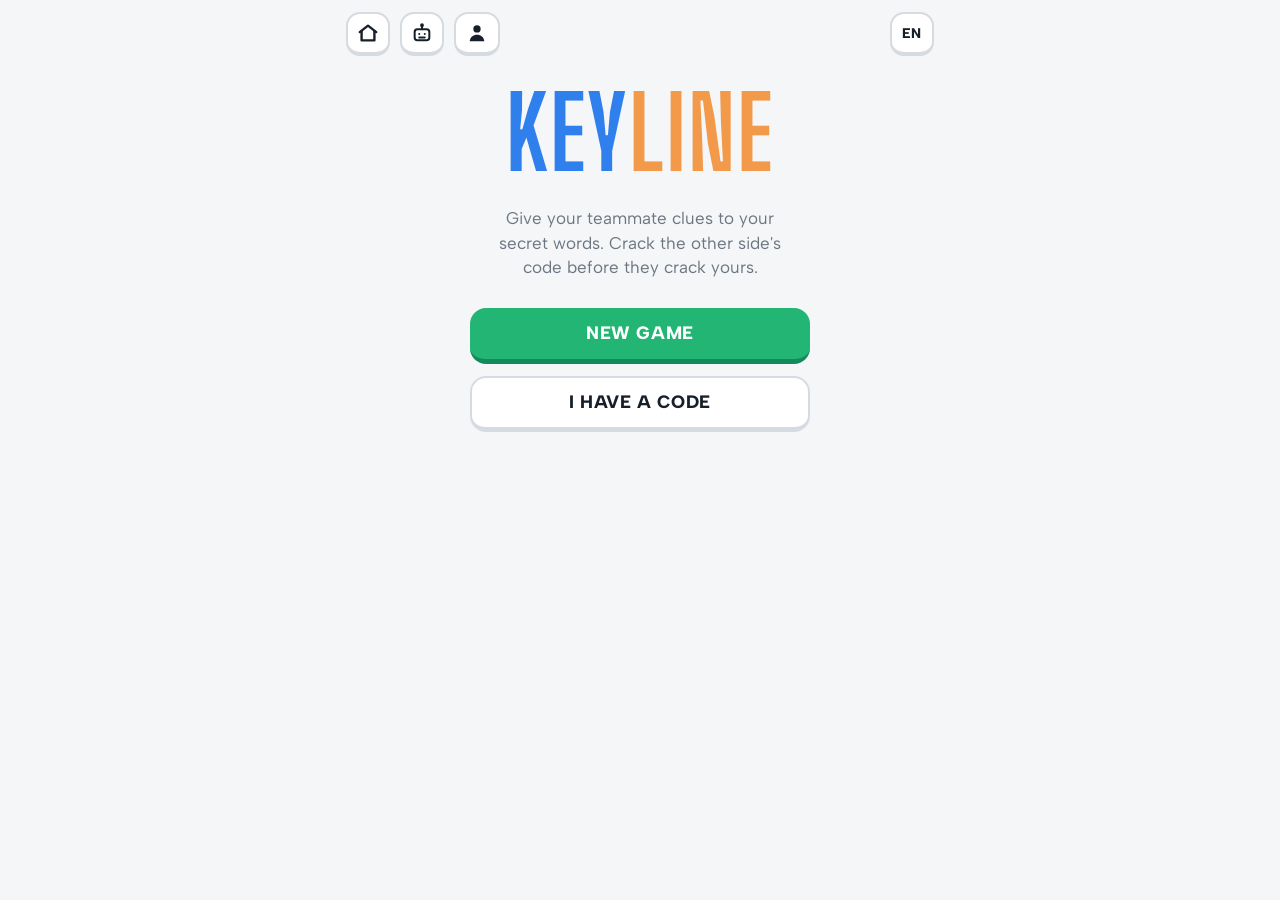
<file: keyline/index.html>
<!DOCTYPE html>
<html lang="en">
<head>
<meta charset="utf-8">
<meta name="viewport" content="width=device-width, initial-scale=1, viewport-fit=cover">
<title>Keyline</title>
<link rel="stylesheet" href="https://fonts.googleapis.com/css2?family=Albert+Sans:wght@500;600;700;800&family=Big+Shoulders+Display:wght@800;900&display=swap">
<style>
:root{
  --bg:#F4F6F8; --card:#FFFFFF; --edge:#D5DBE1; --ink:#17202A; --ink-2:#6B7682;
  --A:#2F80ED; --A-deep:#1D5DB5; --A-soft:#E3EEFD;
  --B:#F2994A; --B-deep:#C26A1E; --B-soft:#FDEEDF;
  --me:var(--A); --me-deep:var(--A-deep); --me-soft:var(--A-soft);
  --them:var(--B); --them-soft:var(--B-soft);
  --ok:#22B573; --ok-deep:#15895A; --bad:#FF4B55; --gold:#FFC83D;
  --font:"Albert Sans",system-ui,-apple-system,"Segoe UI",Roboto,Arial,sans-serif;
  --display:"Big Shoulders Display",Impact,"Arial Narrow Bold",sans-serif;
  color-scheme:light;
}
body.tB{--me:var(--B);--me-deep:var(--B-deep);--me-soft:var(--B-soft);--them:var(--A);--them-soft:var(--A-soft)}
*{box-sizing:border-box;-webkit-tap-highlight-color:transparent}
html,body{margin:0;background:var(--bg);color:var(--ink);font-family:var(--font)}
body{min-height:100dvh;display:flex;flex-direction:column;overflow-x:hidden}
button,input{font:inherit;color:inherit}
button{cursor:pointer;border:0;background:none;padding:0}
.top{display:flex;align-items:center;gap:10px;padding:12px 16px;max-width:620px;width:100%;margin:0 auto}
.icon-btn{width:44px;height:44px;border-radius:14px;background:var(--card);border:2px solid var(--edge);border-bottom-width:4px;display:grid;place-items:center;flex:none;text-decoration:none;color:var(--ink)}
.icon-btn:active{transform:translateY(2px);border-bottom-width:2px}
.icon-btn svg{width:22px;height:22px}
.botb{position:relative}.botb.on::after{content:'';position:absolute;top:5px;right:5px;width:10px;height:10px;border-radius:50%;background:var(--ok);border:2px solid var(--card)}
.bstat{font-weight:700;text-align:center;color:var(--ink-2);max-width:360px}.bstat.on{color:var(--ok-deep)}
.sheet .join{width:100%;max-width:400px}.sheet h3{margin:0;font-size:22px;display:flex;align-items:center;gap:8px}.sheet h3 svg{width:28px;height:28px}
.lang{font-weight:800;font-size:14px;letter-spacing:.04em}
.spacer{flex:1}
.codechip{font-family:var(--display);font-size:20px;letter-spacing:.12em;padding:4px 10px;border-radius:10px;background:var(--card);border:2px solid var(--edge);display:flex;align-items:center;gap:8px}
.link{width:8px;height:8px;border-radius:50%;background:var(--edge)}
.wg{width:100%;display:flex;flex-direction:column;gap:8px;text-align:left;margin:4px 0 6px}.wgr{display:flex;align-items:center;gap:10px;font-weight:800}.wgr>b{width:28px;height:28px;border-radius:8px;background:var(--ink);color:#fff;display:grid;place-items:center;flex:none}.wgr>span{flex:1;display:flex;flex-direction:column;gap:3px;min-width:0}.wgr small{font-size:12px;font-weight:600;color:var(--ink-2)}.wgr input{height:42px;border-radius:10px;border:2px solid var(--edge);padding:0 10px;font-family:var(--font);font-size:16px;text-transform:uppercase;background:var(--card);color:var(--ink)}.wgr.ok>i{color:var(--ok)}.wgr.no>i{color:var(--bad)}.wgr>i{font-style:normal;font-size:20px;width:20px}.wgr em{font-style:normal;color:var(--ok)}.wgr.no>span{flex-direction:row;gap:6px;flex-wrap:wrap;text-decoration:none}
.cw .why{display:flex;align-items:center;gap:4px;font-family:var(--font);font-size:12px;font-weight:600;text-transform:none;letter-spacing:0;color:var(--ink-2);margin-top:2px}.cw .why svg{width:14px;height:14px;flex:none}.crow.hasw .cw{flex-direction:column;align-items:flex-start;justify-content:center}
.teach{margin-top:14px;padding-top:12px;border-top:2px solid var(--edge);display:flex;flex-direction:column;gap:10px}.teach.must .tiph{color:#d33}
.tq{display:flex;flex-direction:column;gap:6px;font-size:14px;font-weight:700;color:var(--ink)}.tq input{height:48px;border-radius:12px;border:2px solid var(--edge);padding:0 12px;font-family:var(--font);font-size:16px;background:var(--card);color:var(--ink)}
.hide{display:none!important}.userb{width:auto;min-width:44px;padding:0 10px;gap:6px;display:flex;align-items:center}.userb.on{color:var(--A)}.uname{font-weight:800;font-size:13px}.sin{height:48px;width:100%;border-radius:12px;border:2px solid var(--edge);padding:0 12px;font-family:var(--font);font-size:16px;background:var(--card);color:var(--ink)}.lvls{display:grid;grid-template-columns:repeat(10,1fr);gap:4px;width:100%}.lvb{height:38px;border-radius:9px;border:2px solid var(--edge);background:var(--card);font-weight:800;font-size:14px;color:var(--ink-2);padding:0}.lvb.fill{background:#FFE7A3;border-color:#F2C14E;color:var(--ink)}.lvb.on{background:#F2994A;border-color:#D9822B;color:#fff}.lvlx{font-size:13px;color:var(--ink-2);text-align:center;margin-top:-4px}.dlab{font-weight:800;font-size:14px;color:var(--ink-2);margin-bottom:-4px}
.quizcard{display:flex;align-items:center;gap:12px;width:100%;max-width:360px;margin-top:18px;padding:14px 16px;border-radius:18px;background:var(--ok);color:#fff;border:0;border-bottom:6px solid var(--ok-deep);text-align:left}.quizcard svg{width:32px;height:32px;flex:none}.quizcard span{display:flex;flex-direction:column;gap:2px}.quizcard b{font-size:17px}.quizcard small{font-size:14px;font-weight:600;opacity:.9}
.quiz .qtop{display:flex;align-items:center;justify-content:space-between;width:100%}.quiz .qtop span{font-weight:800;color:var(--ink-2)}.qp{font-size:16px;font-weight:700;text-align:center;margin:0}
.qw{display:grid;grid-template-columns:1fr 1fr;gap:8px;width:100%}.qw span{display:flex;flex-direction:column;align-items:center;padding:10px 6px;border-radius:12px;background:var(--bg);border:2px solid var(--edge);font-weight:800;font-size:15px}.qw b{font-size:12px;color:var(--ink-2)}.qw .hi{background:var(--A);color:#fff;border-color:var(--A)}.qw .hi b{color:#fff}.qw .ok{background:var(--ok);color:#fff;border-color:var(--ok)}.qw .no{background:var(--bad);color:#fff;border-color:var(--bad)}.qw .ok b,.qw .no b{color:#fff}
.q10{grid-template-columns:1fr 1fr}.q10.pick span{cursor:pointer}.q10 .dn{opacity:.35}.qhint{font-size:13px;color:var(--ink-2);margin:-4px 0 0;text-align:center}.q10 span{padding:6px 4px;font-size:13px}.quiz .qc{height:46px;border-radius:12px;border:2px solid var(--edge);padding:0 12px;font-family:var(--font);font-size:16px;text-transform:uppercase;background:var(--card);color:var(--ink);width:100%}
.qr{width:100%;display:flex;flex-direction:column;gap:6px;padding:10px 12px;border-radius:12px;border:2px solid var(--edge)}.qr.ok{border-color:var(--ok)}.qr.no{border-color:var(--bad)}.qrh{font-weight:800}.qrh i{font-style:normal}.qr.ok .qrh i{color:var(--ok)}.qr.no .qrh i{color:var(--bad)}.qr .sg{align-self:flex-start}.qr .qy{height:44px;border-radius:10px;border:2px solid var(--edge);padding:0 10px;font-family:var(--font);font-size:15px;background:var(--card);color:var(--ink)}
.quiz{max-height:90vh;overflow:auto}.quiz .qtop{gap:8px}.quiz .qtop h3{flex:1}.qx{width:36px;height:36px;font-size:16px}
.qwhy{display:flex;gap:6px;align-items:flex-start;font-size:14px;color:var(--ink-2);margin:0}.qwhy svg{width:18px;height:18px;flex:none}
.wlnote{display:flex;align-items:center;gap:6px;margin-top:12px;font-size:14px;font-weight:700;color:#d33}.wlnote svg{width:20px;height:20px;flex:none}
.tipbox{margin-top:14px;padding-top:12px;border-top:2px solid var(--edge);display:flex;flex-direction:column;gap:10px}.tiph{display:flex;align-items:center;gap:6px;font-weight:800;color:var(--ink-2)}.tiph svg{width:20px;height:20px}.tiph.done{color:var(--ok)}.tiplast{font-size:14px;font-weight:700;color:var(--ink-2)}.tiplast:empty{display:none}
.tips{display:flex;flex-wrap:wrap;gap:8px}.tip{padding:10px 12px;border-radius:12px;background:var(--card);border:2px solid var(--edge);border-bottom-width:4px;font-weight:800;font-size:14px;min-height:44px}.tip.on{background:var(--ok);color:#fff;border-color:var(--ok-deep)}
.tipbox .join input{height:48px;font-family:var(--font);font-size:16px;letter-spacing:0;text-transform:none;text-align:left;padding:0 12px}.tipbox .join .big{width:64px;min-height:48px}
.tipsaved{width:100%;max-width:400px;font-size:14px;color:var(--ink-2);display:flex;flex-direction:column;gap:4px}.tipsaved .sg{align-self:flex-start;margin-top:4px}
.diag{text-align:center;font-size:13px;font-weight:700;color:var(--ink-2);padding:10px 16px 24px}.diag.bad{color:#d33}
.link.on{background:var(--ok);box-shadow:0 0 0 3px #DDF6EA}
main{flex:1;width:100%;max-width:620px;margin:0 auto;padding:0 16px 28px;display:flex;flex-direction:column;gap:14px}

/* home */
.welcome{gap:22px}
.tag{font-size:17px;line-height:1.45;color:var(--ink-2);max-width:320px;margin:0;text-align:center}
.setup{flex:1;display:flex;flex-direction:column;align-items:center;gap:20px;width:100%;padding:12px 0 28px}
.qtitle{font-family:var(--font);font-weight:800;font-size:28px;line-height:1.2;letter-spacing:-.01em;margin:4px 0 6px;text-align:center}
.dots{display:flex;gap:7px}.dots i{width:8px;height:8px;border-radius:50%;background:var(--edge)}.dots i.on{background:var(--A)}
.choices{display:flex;flex-direction:column;gap:12px;width:100%;max-width:360px}
.choice{display:flex;align-items:center;gap:16px;min-height:64px;padding:14px 18px;border-radius:18px;background:var(--card);border:2px solid var(--edge);border-bottom-width:5px;text-align:left;font-size:18px;font-weight:800;color:var(--ink)}
.choice:active,.mode:active{transform:translateY(2px);border-bottom-width:3px}
.choice.on,.mode.on{border-color:var(--A);background:var(--A-soft)}
.choice .cic{display:flex;color:var(--A);min-width:92px}.choice .cic svg{width:22px;height:22px}
.choice .mt{display:flex;flex-direction:column;gap:3px}.choice small{font-weight:600;font-size:14px;line-height:1.3;color:var(--ink-2)}
.modes .mode .mt{align-items:center}.modes .ph{gap:6px;margin-top:4px}.modes .ph svg{width:34px;height:34px}.modes .mb svg{width:34px;height:34px}.modes .mb small{font-size:13px}
.bars{display:flex;align-items:flex-end;gap:3px;min-width:30px}.bars i{width:7px;border-radius:2px;background:var(--edge)}.bars .b1{height:10px}.bars .b2{height:16px}.bars .b3{height:22px}.bars i.on{background:var(--A)}
.hero{flex:1;display:flex;flex-direction:column;align-items:center;justify-content:center;gap:28px;text-align:center;padding:20px 0}
.logo{font-family:var(--display);font-size:clamp(60px,18vw,100px);line-height:.9;margin:0;letter-spacing:.02em}
.logo span{color:var(--A)} .logo em{font-style:normal;color:var(--B)}
.dial{display:flex;gap:10px}
.dial i{width:46px;height:58px;border-radius:12px;background:var(--ink);color:#fff;font-style:normal;font-family:var(--display);font-size:38px;display:grid;place-items:center;border-bottom:5px solid #000;overflow:hidden}
.dial i span{display:block;animation:roll 2.4s cubic-bezier(.5,0,.3,1.3) infinite}
@keyframes roll{0%,70%{transform:translateY(0)}80%{transform:translateY(-130%)}81%{transform:translateY(130%)}100%{transform:translateY(0)}}
.stack{display:flex;flex-direction:column;gap:12px;width:100%;max-width:340px}
.big{display:flex;align-items:center;justify-content:center;gap:10px;width:100%;min-height:56px;border-radius:16px;font-weight:800;font-size:18px;letter-spacing:.03em;text-transform:uppercase;background:var(--ok);color:#fff;border-bottom:5px solid var(--ok-deep);transition:transform .08s}
.big:active{transform:translateY(3px);border-bottom-width:2px}
.big.ghost{background:var(--card);color:var(--ink);border:2px solid var(--edge);border-bottom-width:5px}
.big:disabled{opacity:.4;pointer-events:none}
.join{display:flex;gap:8px}
.join input{flex:1;min-width:0;height:56px;border-radius:16px;border:2px solid var(--edge);background:var(--card);text-align:center;font-family:var(--display);font-size:28px;letter-spacing:.3em;text-transform:uppercase;outline:none}
.join input:focus{border-color:var(--A)}
.join .big{width:64px;flex:none}
.or{color:var(--ink-2);font-weight:700;font-size:14px}

/* team pick */
.bigcode{font-family:var(--display);font-size:clamp(72px,24vw,120px);letter-spacing:.14em;line-height:1;padding-left:.14em;animation:pop .5s cubic-bezier(.2,1.6,.4,1)}
.teams{display:grid;grid-template-columns:1fr 1fr;gap:12px;width:100%;max-width:400px}
.team{display:flex;flex-direction:column;align-items:center;gap:8px;padding:22px 10px;border-radius:20px;color:#fff;font-weight:800;font-size:18px;text-transform:uppercase;letter-spacing:.04em}
.team.A{background:var(--A);border-bottom:6px solid var(--A-deep)} .team.B{background:var(--B);border-bottom:6px solid var(--B-deep)}
.team:active{transform:translateY(3px);border-bottom-width:3px}
.team svg{width:44px;height:44px}

/* score */
.score{display:flex;justify-content:space-between;align-items:center;gap:8px}
.side{display:flex;align-items:center;gap:6px;padding:6px 10px;border-radius:14px;background:var(--card);border:2px solid var(--edge)}
.side .sw{width:14px;height:14px;border-radius:5px}
.tok{width:26px;height:26px;border-radius:50%;display:grid;place-items:center;background:var(--bg);color:var(--edge);transition:transform .4s}
.tok svg{width:16px;height:16px}
.tok.star.on{background:var(--gold);color:#fff;animation:pop .5s cubic-bezier(.2,1.6,.4,1)}
.tok.x.on{background:var(--bad);color:#fff;animation:pop .5s cubic-bezier(.2,1.6,.4,1)}
.round{font-family:var(--display);font-size:22px;color:var(--ink-2)}

/* keywords */
.keys{display:grid;grid-template-columns:repeat(4,1fr);gap:8px}
.key{position:relative;border-radius:14px;background:var(--me);color:#fff;border-bottom:5px solid var(--me-deep);padding:22px 4px 10px;text-align:center;font-weight:800;text-transform:uppercase;font-size:clamp(11px,3.4vw,17px);letter-spacing:.02em;word-break:break-word;line-height:1.05;animation:deal .5s cubic-bezier(.2,1.4,.4,1) backwards}
.key b{position:absolute;top:4px;left:0;right:0;font-family:var(--display);font-size:16px;opacity:.75}
@keyframes deal{from{transform:translateY(-30px) rotate(-8deg);opacity:0}}

/* the play panel */
.panel{background:var(--card);border:2px solid var(--edge);border-radius:20px;padding:16px;display:flex;flex-direction:column;gap:12px;animation:pop .35s cubic-bezier(.2,1.3,.4,1)}
.panel.them{border-color:var(--them)}
.panel.mine{border-color:var(--me)}
.who{display:flex;align-items:center;gap:8px;font-weight:800;text-transform:uppercase;font-size:14px;letter-spacing:.06em;color:var(--ink-2)}
.who .sw{width:14px;height:14px;border-radius:5px}
.who svg{width:20px;height:20px;flex:none}
.share{background:var(--card);border:3px solid var(--me);border-radius:20px;padding:16px;display:flex;flex-direction:column;align-items:center;gap:6px;animation:pop .4s cubic-bezier(.2,1.4,.4,1)}
.share .slabel{font-weight:800;font-size:16px;color:var(--ink-2);text-align:center}
.share .bigcode{font-size:clamp(60px,20vw,96px)}
.share .wait{padding:4px 0}
.levels{display:flex;gap:8px}
.lv{display:flex;gap:2px;padding:8px 12px;border-radius:14px;background:var(--card);border:2px solid var(--edge);border-bottom-width:4px}
.lv.on{border-color:var(--gold);background:#FFF6DB}
.lv:active{transform:translateY(2px);border-bottom-width:2px}
.st{display:inline-grid;width:18px;height:18px;color:var(--edge)} .st svg{width:18px;height:18px} .st.on{color:var(--gold)}
.lvchip{display:flex;gap:1px;font-weight:800;font-size:13px;color:var(--ink-2);padding:6px 10px;border-radius:10px;background:var(--card);border:2px solid var(--edge)}
.lvchip .st,.lvchip .st svg{width:13px;height:13px}
.crack{text-align:center;font-weight:800;font-size:20px;color:var(--them);animation:pop .4s cubic-bezier(.2,1.6,.4,1)}
.np{display:flex;gap:10px}
.npb{display:flex;align-items:center;gap:2px;padding:10px 14px;border-radius:16px;background:var(--card);border:2px solid var(--edge);border-bottom-width:5px;font-family:var(--display);font-size:22px;color:var(--ink-2)}
.npb svg{width:20px;height:20px}
.npb.on{border-color:var(--A);color:var(--A);background:#EAF3FF}
.npb:active{transform:translateY(2px);border-bottom-width:3px}
.mode .mt{display:flex;flex-direction:column;gap:3px}
.mode .mt small{font-family:var(--font);text-transform:none;letter-spacing:0;font-weight:600;font-size:14px;line-height:1.3;color:var(--ink-2)}
.mtitle{font-family:var(--display);font-size:24px;margin:0}
.seg{display:flex;gap:8px;width:100%;max-width:400px}
.sg{flex:1;display:flex;align-items:center;justify-content:center;gap:4px;padding:12px 8px;border-radius:14px;background:var(--card);border:2px solid var(--edge);border-bottom-width:4px;font-weight:800;font-size:14px}
.sg svg{width:20px;height:20px;flex:none}
.sg.on{border-color:var(--gold);background:#FFF6DB}
.doh{text-align:center;font-weight:800;font-size:19px;color:var(--ink)}
.err{min-height:20px;text-align:center;font-weight:800;font-size:15px;color:#E5484D}
.ptxt{font-weight:800;font-size:22px} .ptxt.sm{font-size:16px;opacity:.7}
.wlabel{text-align:center;font-weight:800;font-size:17px;color:var(--ink-2);padding-top:6px}
.secret{display:flex;gap:10px;justify-content:center;user-select:none;-webkit-user-select:none;touch-action:none}
.secret i{width:58px;height:70px;border-radius:14px;background:var(--ink);color:#fff;font-style:normal;font-family:var(--display);font-size:46px;display:grid;place-items:center;border-bottom:5px solid #000;transition:transform .3s}
.secret.hid i{color:transparent;background:repeating-linear-gradient(45deg,#2A3138 0 6px,#1E2329 6px 12px)}
.secret.hid i::after{content:"?";color:#6B7682;position:absolute}
.secret i{position:relative}
.secret:not(.hid) i{transform:rotateX(360deg)}
.crow{display:flex;align-items:center;gap:10px}
.dig{width:44px;height:52px;border-radius:12px;flex:none;display:grid;place-items:center;font-family:var(--display);font-size:30px;background:var(--bg);border:2px dashed var(--edge);color:var(--ink)}
.dig.fill{background:var(--me);border:0;border-bottom:4px solid var(--me-deep);color:#fff;animation:pop .3s cubic-bezier(.2,1.6,.4,1)}
.dig.hid{color:transparent}
.crow input{flex:1;min-width:0;height:52px;border-radius:14px;border:2px solid var(--edge);background:var(--card);padding:0 14px;font-weight:800;font-size:19px;text-transform:uppercase;outline:none}
.crow input:focus{border-color:var(--me)}
.crow input.bad{border-color:var(--bad);animation:shake .4s}
.cw{flex:1;min-width:0;height:52px;border-radius:14px;background:var(--bg);display:flex;align-items:center;padding:0 14px;font-weight:800;font-size:19px;text-transform:uppercase;overflow:hidden;text-overflow:ellipsis;white-space:nowrap}
.pad{display:grid;grid-template-columns:repeat(4,1fr);gap:8px}
.pad button{height:56px;border-radius:14px;background:var(--card);border:2px solid var(--edge);border-bottom-width:5px;font-family:var(--display);font-size:30px}
.pad button:active{transform:translateY(3px);border-bottom-width:2px}
.pad button:disabled{opacity:.3}
.res{width:44px;height:52px;border-radius:12px;flex:none;display:grid;place-items:center;font-family:var(--display);font-size:30px;color:#fff;animation:flipin .5s backwards}
.res.ok{background:var(--ok)} .res.no{background:var(--bad)} .res.code{background:var(--ink)} .res.none{background:var(--bg);color:var(--ink-2)}
@keyframes flipin{from{transform:rotateY(90deg)}}
.hdr{display:flex;gap:10px;align-items:center;justify-content:flex-end;font-size:12px;font-weight:800;color:var(--ink-2)}
.hdr>span{width:44px;text-align:center;display:flex;flex-direction:column;align-items:center;justify-content:flex-end;gap:3px;min-height:40px}.hdr b{font-size:11px;line-height:1.1;font-weight:800}
.hdr .sw{width:14px;height:14px;border-radius:5px}
.wait{display:flex;justify-content:center;gap:8px;padding:16px 0}
.wait i{width:12px;height:12px;border-radius:50%;background:var(--edge);animation:bob 1.2s infinite}
.wait i:nth-child(2){animation-delay:.15s}.wait i:nth-child(3){animation-delay:.3s}
@keyframes bob{40%{transform:translateY(-8px);background:var(--ink-2)}}

/* history */
.hist{display:flex;flex-direction:column;gap:10px}
.hgrid{display:grid;grid-template-columns:repeat(4,1fr);gap:6px}
.hcol{display:flex;flex-direction:column;gap:4px;min-width:0}
.hcol .h{border-radius:10px;padding:6px 2px;text-align:center;font-weight:800;font-size:12px;text-transform:uppercase;color:#fff;overflow:hidden;text-overflow:ellipsis;white-space:nowrap}
.hgrid.me .h{background:var(--me)} .hgrid.them .h{background:var(--them);font-family:var(--display);font-size:18px;padding:2px}
.hcol .c{border-radius:8px;padding:5px 4px;font-size:12px;font-weight:700;text-transform:uppercase;text-align:center;background:var(--card);border:1px solid var(--edge);overflow:hidden;text-overflow:ellipsis;white-space:nowrap}
.hcol .c.new{animation:pop .4s cubic-bezier(.2,1.6,.4,1)}

/* end */
.sheet #bquiz{display:flex;align-items:center;justify-content:center;gap:8px}.sheet #bquiz svg{width:24px;height:24px;flex:none}
.newver{position:fixed;left:50%;transform:translateX(-50%);bottom:calc(14px + env(safe-area-inset-bottom));z-index:30;padding:12px 18px;border-radius:14px;border:0;background:var(--A);color:#fff;font-weight:800;font-size:15px;box-shadow:0 6px 20px rgba(0,0,0,.2)}
.tipsaved summary{cursor:pointer;list-style:revert}
.veil{position:fixed;inset:0;display:flex;align-items:flex-end;justify-content:center;background:rgba(23,32,42,.35);z-index:20;animation:fade .25s}
.sheet{width:100%;max-width:620px;max-height:92vh;max-height:92dvh;overflow-y:auto;-webkit-overflow-scrolling:touch;overscroll-behavior:contain;background:var(--card);border-radius:24px 24px 0 0;padding:28px 16px calc(20px + env(safe-area-inset-bottom));display:flex;flex-direction:column;align-items:center;gap:16px;animation:up .45s cubic-bezier(.2,1.3,.4,1)}
.sheet h2{margin:0;font-family:var(--display);font-size:56px;line-height:1;letter-spacing:.02em}
.sheet.win h2{color:var(--ok)} .sheet.lose h2{color:var(--bad)} .sheet.draw h2{color:var(--ink-2)}
.sheet .big{max-width:340px}
@keyframes up{from{transform:translateY(100%)}}
@keyframes fade{from{opacity:0}}
@keyframes pop{0%{transform:scale(.4);opacity:0}100%{transform:scale(1);opacity:1}}
@keyframes shake{20%,60%{transform:translateX(-5px)}40%,80%{transform:translateX(5px)}}
.flash{position:fixed;inset:0;pointer-events:none;z-index:30;animation:flash .6s forwards}
@keyframes flash{0%{opacity:.7}100%{opacity:0}}
body.quake main{animation:shake .45s}
.confetti{position:fixed;inset:0;pointer-events:none;z-index:25;overflow:hidden}
.confetti i{position:absolute;top:-20px;width:10px;height:14px;border-radius:3px;animation:fall linear forwards}
@keyframes fall{to{transform:translate(var(--dx),110vh) rotate(var(--r))}}
.toast{position:fixed;left:50%;top:14px;transform:translateX(-50%);background:var(--ink);color:#fff;padding:10px 16px;border-radius:12px;font-weight:700;z-index:40;animation:pop .3s}
/* modes */
.modes{display:flex;flex-direction:column;gap:12px;width:100%;max-width:360px}
.games{display:flex;flex-direction:column;gap:10px;width:100%;max-width:360px;margin-top:22px}.games .gh{font-weight:800;color:var(--ink-2);font-size:14px;text-transform:uppercase;letter-spacing:.05em}
.game{display:flex;align-items:center;gap:12px;padding:10px 14px;border-radius:16px;background:var(--card);border:2px dashed var(--edge);text-align:left;font-weight:800;font-size:15px}.game .ic{display:flex;gap:2px}.game .ic svg{width:20px;height:20px}.game .mt{display:flex;flex-direction:column;gap:2px}.game small{font-weight:600;font-size:13px;color:var(--ink-2)}
.mode{display:flex;align-items:center;gap:14px;padding:14px 16px;border-radius:18px;background:var(--card);border:2px solid var(--edge);border-bottom-width:6px;font-weight:800;font-size:17px;text-transform:uppercase;letter-spacing:.03em;text-align:left}
.mode:active{transform:translateY(3px);border-bottom-width:3px}
.mode .ic{display:flex;gap:4px;align-items:center;flex:none;width:92px;justify-content:center}
.mode .ic svg{width:28px;height:28px}
.modes .mode{flex-direction:column;align-items:stretch;gap:10px}
.art{display:flex;align-items:center;justify-content:center;gap:10px}
.side{display:flex;flex-direction:column;align-items:center;gap:4px;padding:8px 10px 6px;border-radius:14px;border:2px solid var(--edge);background:var(--bg)}
.side.A{border-color:var(--A);background:var(--A-soft)}
.side.B{border-color:var(--B);background:var(--B-soft)}
.mbs{display:flex;gap:8px}
.mb{display:flex;flex-direction:column;align-items:center;gap:1px;color:var(--ink)}
.side.A .mb{color:var(--A-deep)}
.side.C .mb{color:var(--ink-2)}
.mb svg{width:28px;height:28px}
.mb small{font-family:var(--font);text-transform:none;letter-spacing:0;font-size:11px;font-weight:800}
.ph{display:flex;gap:2px;color:var(--ink-2)}
.ph svg{width:14px;height:14px}
.mode .vs{font-family:var(--display);font-size:14px;color:var(--ink-2)}
.pchip{display:inline-grid;place-items:center;width:26px;height:26px;border-radius:8px;background:var(--ink);color:#fff;font-family:var(--display);font-size:18px}
.side .robot{width:22px;height:22px;color:var(--ink)}
.res .robot,.hdr .robot{width:20px;height:20px}
/* blank pass-the-phone screen */
.cover{position:fixed;inset:0;z-index:50;background:var(--ink);color:#fff;display:flex;flex-direction:column;align-items:center;justify-content:center;gap:18px}
.cover .n{font-family:var(--display);font-size:160px;line-height:1;animation:pop .9s cubic-bezier(.2,1.6,.4,1)}
.cover svg{width:64px;height:64px;opacity:.6;animation:pass 1s ease-in-out infinite alternate}
@keyframes pass{from{transform:translateX(-14px) rotate(-8deg)}to{transform:translateX(14px) rotate(8deg)}}
.cw.live{color:var(--ink-2)}
.cw.live::after{content:"";width:2px;height:22px;background:var(--me);margin-left:3px;animation:ring 1s infinite}
@keyframes ring{50%{opacity:0}}
@media (prefers-reduced-motion:reduce){*{animation-duration:.01s!important;transition-duration:.01s!important}}
</style>
</head>
<body>
<div id="app"></div>
<script>
(function(){
'use strict';
var T = {
  en:{newg:'New game',join:'Join',code:'Code',A:'Blue',B:'Orange',send:'Send',ready:'Ready',check:'Check',next:'Next',win:'You win!',lose:'They win!',cpu:'Computer wins!',cracked:'Cracked!',best:'Best',newbest:'New best!',draw:'Draw',again:'Play again',home:'Home',copied:'Code copied',shareduo:'Your teammate types this code',sharevs:'The other players type this code',joined:'Connected',got:'Got a code?',solo:'One phone',writing:'{x} is writing clues',guessing:'{x} is guessing',player:'Player {n}',duo:'Two phones',vs:'Team vs team',bots:'Robot teams',level:'Level',crack:"Crack {x}'s code!",sharebots:'Your opponent types this code',players:'Players',robo:'Me + robot',d_robo:'You and a robot take turns giving clues, and the computer tries to crack your code.',d_solo:'Share one phone: one of you gives clues, the other guesses, and the computer tries to crack the code.',d_duo:'The same on two phones: your teammate sees your clues as you type them.',d_bots:'You and a robot against your friend and a robot, each on your own phone.',d_vs3:'Two of you share a phone, and the third player gets a robot teammate.',d_vs4:"Two teams of two, one phone per team: crack the other team's code.",pick:'Pick your team',two:'2 of us',mebot:'Me + robot',alone:'Alone on this phone? Pick Me + robot.',giveh:'Give a clue for each number',guessh:'Guess the code',robgave:'Your robot gave clues. Guess the code',robdec:'Your robot is guessing your code',wwrite:'Waiting for {x} to write clues',wguess:'Waiting for {x} to guess',tA:'Blue team',tC:'the computer',tB:'Orange team',pl:'Player {n}',yourturn:'Your turn',errEmpty:'Write a clue in every box',errSecret:"Don't use your secret words",pass:'Pass the phone',pass2:'Clue giver, look away',sendcl:'Send clues',checkc:'Check code',nextr:'Next round',startg:'Start a new game',joinh:'Or type the code your friend got',wjoin:'Waiting for {x} to join. They type this code:',yourmate:'your teammate',otherteam:'the other team',youropp:'your opponent',robthink:'Your robot is thinking of clues',robgavewl:'Your PC did not answer, so the simple word list gave these clues. Guess the code',langq:'New game in English?',langs:'This game\'s secret words and clues are in Hungarian. A new game gives you English words. This game stays under Continue a game.',langso:'This game\'s secret words are in Hungarian. A new game gets a new code with English words: send it to the others.',langnew:'New game in English',langstay:'Keep this game',newver:'New version ready. Tap to update',botready:'Robot ready, strength {n}',done:'Done',pcerr:'Your PC said: {m}',pcslow:'Your PC took too long to answer.',why_never:'This code has never connected. Start the robot on your PC and type the code its black window shows.',why_stuck:'The robot window is open but paused. Click the black window, press Esc, then press Connect again.',why_stopped:'Your robot stopped at {t}. Start it again on your PC, then press Connect.',botlen:'Type the 8-character code your computer shows (like ABCD-EFGH).',tagline:'Give your teammate clues to your secret words. Crack the other side\'s code before they crack yours.',havecode:'I have a code',q_np:'How many are playing?',np1:'1 player',npn:'{n} players',q_mode:'Who plays with whom?',q_lvl:'How hard?',lv1:'Easy',lv1s:'Everyday words, like apple or dog',lv2:'Medium',lv2s:'Things and places, like volcano or pirate',lv3:'Hard',lv3s:'Ideas, like freedom or hope',q_code:'Type the code',q_codes:'Your friend sees it on their phone.',w_me:'You',w_mate:'Teammate',w_fr:'Friend',w_fr2:'Friend',w_rob:'Robot',w_cpu:'Computer',sign:'Sign in',signed:'Signed in as {n}. Your notebook and unfinished games are saved online and load on any phone.',signout:'Sign out',sname:'Name',spw:'Password',signin:'Sign in',signhint:'Any name and any password. Use the same ones on another phone to get everything back.',snameneed:'Type a name.',signback:'Welcome back! Everything is loaded.',signnew:'Signed in. Everything is saved from now on.',signoff:'Signed in, but no internet now. It will save later.',lvlh:'Robot strength:',lvlx1:'Plain, easy clues. Fast.',lvlx2:'It tests its clues once against the rivals. About 30 s.',lvlx3:'It tests its clues hard against the rivals. About 1 min.',lvlx4:'Hardest to crack: the rivals may place no clue. Up to 2 min.',techsv:'Ways of linking your robot learned from you:',quizask3:'Give 3 different one-word clues for {w}',quizres:'Your robot read your clues for {w}:',quizpick:'Tap another word to give clues for that one instead.',quizdiff:'Use 3 different clues.',quizstop:'Stop for now',tipoff:'Tip removed',twomissc:'Two misreads!',twomiss:'(two misreads)',wgme:'Bonus: guess their four secret words. The clues they gave are under each number.',wgthem:'They cracked your code. Now they try to guess your words.',wgbot:'The robots cracked your code. Now they guess your words…',wgbot2:'The robots guessed your words:',wgres:'Their words were:',wgscore:'{n} of 4 words guessed',diffh:'How hard are the robots?',diff1:'Easy',diff2:'Normal',diff3:'Hard',quizb:'Teach your robot',quizs:'10 words, 3 clues each, so it learns how you think',quizask:'Give a one-word clue for {w}',quizthink:'Your robot is guessing which word you mean',quizok:'Right! It picked {w}',quizno:'Wrong, it picked {w}',quizyes:'Yes, that is my link',quiznot:'Not quite',quizfail:'Your robot did not answer. Is the robot window open on your PC? If it is, close it and start it again so it updates.',nextq:'Next question',quizend:'Finish',quizdone:'Your robot knows you better',quizdone2:'It will use what you taught it in every game.',ok:'OK',whybot:'Your robot got these wrong. Tell it your link:',whybotq:'{c} → {w}. What was your link?',whyme:'You got these wrong. Say what you thought:',whymeq:'{c}: why did you pick {g}? (It was {w}.)',whysave:'Save and continue',whysend:'Teach my robot',cont:'Continue a game',room:'Room',rnd:'round {n}',ago_m:'{n} min ago',ago_h:'{n} h ago',ago_d:'{n} days ago',colcode:'Code',colus:'Your team',colthem:'Rivals',wlnote:'Your PC did not answer, so the robot used the simple word list this round.',tiph:'Tell your robot',tip1:'Too obvious',tip2:'Too hard',tip3:'Fits two words',tip4:'Great clues',tip1x:'Your clues were too obvious. Make them a bit less direct.',tip2x:'Your clues were too hard. Make them clearer and more direct.',tip3x:'A clue fitted two of the words. Pick clues that point to only one word.',tip4x:'Your clues were great. Keep the same style.',tipown:'Or write your own tip',tipok:'Sent! Your robot will remember this',tipsv:'Your tips:',tipclr:'Clear tips',botsmart:'Smart (about 7 s)',botfast:'Fast (about 5 s)',dgroomok:'Room connected',dgroomwait:'Connecting to the room…',dgroomno:'No connection to the room. Check the internet.',dgbotok:'Robot: Claude',dgbotno:'Robot: word list',rvr:'Me + robot vs robots',d_rvr:'You and a robot against a team of two robots. Crack their code before they crack yours.',bot:'Claude robot',botcon:'Connect',botok:'Connected: the robot thinks with Claude',botno:'Not connected. Start the robot on your computer and type its code here.',botoff:'Disconnect',botwait:'Connecting…',p1:'You are Player 1',p2:'You are Player 2'},
  hu:{newg:'Új játék',join:'Belépés',code:'Kód',A:'Kék',B:'Narancs',send:'Küldés',ready:'Kész',check:'Ellenőrzés',next:'Tovább',win:'Nyertetek!',lose:'Ők nyertek!',cpu:'A gép nyert!',cracked:'Feltörve!',best:'Rekord',newbest:'Új rekord!',draw:'Döntetlen',again:'Új játék',home:'Főoldal',copied:'Kód másolva',shareduo:'A csapattársad ezt a kódot írja be',sharevs:'A többiek ezt a kódot írják be',joined:'Csatlakozott',got:'Van kódod?',solo:'Egy telefon',writing:'{x} írja a jeleket',guessing:'{x} tippel',player:'{n}. játékos',duo:'Két telefon',vs:'Csapat vs csapat',bots:'Robotos csapatok',level:'Szint',crack:'Törd fel a {x} csapat kódját!',sharebots:'Az ellenfeled ezt a kódot írja be',players:'Játékosok',robo:'Én + robot',d_robo:'Te és egy robot felváltva adtok jeleket, a gép pedig próbálja feltörni a kódotokat.',d_solo:'Egy telefonon: egyikőtök jeleket ad, a másik tippel, a gép pedig próbálja feltörni a kódot.',d_duo:'Ugyanez két telefonon: a társad gépelés közben látja a jeleidet.',d_bots:'Te és egy robot a barátod és egy robot ellen, mindenki a saját telefonján.',d_vs3:'Ketten egy telefont használtok, a harmadik játékos robot csapattársat kap.',d_vs4:'Két kétfős csapat, csapatonként egy telefon: törjétek fel a másik csapat kódját.',pick:'Válassz csapatot',two:'Ketten vagyunk',mebot:'Én + robot',alone:'Egyedül vagy ezen a telefonon? Válaszd: Én + robot.',giveh:'Adj egy jelet minden számhoz',guessh:'Találd ki a kódot',robgave:'A robotod jeleket adott. Találd ki a kódot',robdec:'A robotod tippeli a kódodat',wwrite:'Várjuk, hogy {x} megírja a jeleket',wguess:'Várjuk, hogy {x} tippeljen',tA:'a Kék csapat',tC:'a gép',tB:'a Narancs csapat',pl:'a {n}. játékos',yourturn:'Te jössz',errEmpty:'Írj jelet minden mezőbe',errSecret:'Ne használd a titkos szavakat',pass:'Add át a telefont',pass2:'Jeladó, ne nézz oda',sendcl:'Jelek küldése',checkc:'Kód ellenőrzése',nextr:'Következő kör',startg:'Új játék indítása',joinh:'Vagy írd be a kódot, amit a barátod kapott',wjoin:'Várjuk, hogy {x} belépjen. Ezt a kódot írja be:',yourmate:'a csapattársad',otherteam:'a másik csapat',youropp:'az ellenfeled',robthink:'A robotod jeleken gondolkodik',robgavewl:'A géped nem válaszolt, ezért az egyszerű szólista adta ezeket a jeleket. Találd ki a kódot',langq:'Új játék magyarul?',langs:'Ennek a játéknak a titkos szavai és jelei angolok. Egy új játékban magyar szavakat kapsz. Ez a játék megmarad a Játék folytatása részben.',langso:'Ennek a játéknak a titkos szavai angolok. Az új játék új kódot kap magyar szavakkal: küldd el a többieknek.',langnew:'Új játék magyarul',langstay:'Maradok ennél',newver:'Új verzió érhető el. Koppints a frissítéshez',botready:'A robot kész, erősség: {n}',done:'Kész',pcerr:'A géped ezt írta: {m}',pcslow:'A géped túl lassan válaszolt.',why_never:'Ez a kód még sosem csatlakozott. Indítsd el a robotot a gépeden, és írd be a fekete ablakban látható kódot.',why_stuck:'A robot ablaka nyitva van, de szünetel. Kattints a fekete ablakba, nyomd meg az Esc-et, majd újra a Csatlakozást.',why_stopped:'A robotod {t}-kor leállt. Indítsd el újra a gépeden, majd nyomd meg a Csatlakozást.',botlen:'Írd be a gépeden látható 8 karakteres kódot (például ABCD-EFGH).',tagline:'Adj jeleket a társadnak a titkos szavaitokhoz. Törjétek fel a másik oldal kódját, mielőtt ők a tiéteket.',havecode:'Van kódom',q_np:'Hányan játszotok?',np1:'1 játékos',npn:'{n} játékos',q_mode:'Ki kivel játszik?',q_lvl:'Milyen nehéz legyen?',lv1:'Könnyű',lv1s:'Hétköznapi szavak, például alma, kutya',lv2:'Közepes',lv2s:'Dolgok és helyek, például vulkán, kalóz',lv3:'Nehéz',lv3s:'Elvont szavak, például szabadság, remény',q_code:'Írd be a kódot',q_codes:'A barátod a saját telefonján látja.',w_me:'Te',w_mate:'Társad',w_fr:'Barát',w_fr2:'Barát',w_rob:'Robot',w_cpu:'Gép',sign:'Belépés',signed:'Belépve: {n}. A jegyzeteid és a befejezetlen játékaid online mentődnek, és bármelyik telefonon betöltődnek.',signout:'Kilépés',sname:'Név',spw:'Jelszó',signin:'Belépés',signhint:'Bármilyen név és jelszó jó. Másik telefonon ugyanezekkel mindent visszakapsz.',snameneed:'Írj be egy nevet.',signback:'Üdv újra! Minden betöltve.',signnew:'Belépve. Mostantól minden mentődik.',signoff:'Belépve, de most nincs internet. Később ment.',lvlh:'Robot ereje:',lvlx1:'Egyszerű, könnyű jelek. Gyors.',lvlx2:'Egyszer kipróbálja a jeleit az ellenfélen. Kb. 30 mp.',lvlx3:'Alaposan kipróbálja a jeleit az ellenfélen. Kb. 1 perc.',lvlx4:'A legnehezebb feltörni: az ellenfél egy jelet se tudjon elhelyezni. Akár 2 perc.',techsv:'Kapcsolási módok, amiket a robotod tőled tanult:',quizask3:'Adj 3 különböző egyszavas jelet erre: {w}',quizres:'Így értette a robotod a jeleidet ({w}):',quizpick:'Koppints egy másik szóra, ha inkább arra adnál jeleket.',quizdiff:'3 különböző jelet adj.',quizstop:'Most elég',tipoff:'Tipp törölve',twomissc:'Két félreértés!',twomiss:'(két félreértés)',wgme:'Bónusz: találd ki a négy titkos szavukat. A számok alatt látod a jeleiket.',wgthem:'Feltörték a kódotokat. Most kitalálják a szavaitokat.',wgbot:'A robotok feltörték a kódotokat. Most kitalálják a szavaitokat…',wgbot2:'A robotok tippjei a szavaitokra:',wgres:'A szavaik ezek voltak:',wgscore:'{n} szót találtatok el a 4-ből',diffh:'Milyen nehezek a robotok?',diff1:'Könnyű',diff2:'Közepes',diff3:'Nehéz',quizb:'Tanítsd a robotod',quizs:'10 szó, mindegyikre 3 jel, hogy megtanulja, hogyan gondolkodsz',quizask:'Adj egyszavas jelet erre: {w}',quizthink:'A robotod kitalálja, melyik szóra gondolsz',quizok:'Talált! Ezt választotta: {w}',quizno:'Nem talált, ezt választotta: {w}',quizyes:'Igen, erre gondoltam',quiznot:'Nem egészen',quizfail:'A robotod nem válaszolt. Nyitva van a robot ablaka a gépeden? Ha igen, zárd be és indítsd újra, hogy frissüljön.',nextq:'Következő kérdés',quizend:'Kész',quizdone:'A robotod jobban ismer',quizdone2:'Minden játékban használja, amit tanítottál neki.',ok:'OK',whybot:'A robotod ezeket eltévesztette. Mondd el, mire gondoltál:',whybotq:'{c} → {w}. Mi volt a kapcsolat?',whyme:'Ezeket eltévesztetted. Írd le, mire gondoltál:',whymeq:'{c}: miért a(z) {g}-t választottad? ({w} volt.)',whysave:'Mentés és tovább',whysend:'Tanítom a robotot',cont:'Játék folytatása',room:'Szoba',rnd:'{n}. kör',ago_m:'{n} perce',ago_h:'{n} órája',ago_d:'{n} napja',colcode:'Kód',colus:'Csapatod',colthem:'Ellenfél',wlnote:'A géped nem válaszolt, ezért a robot most az egyszerű szólistát használta.',tiph:'Szólj a robotodnak',tip1:'Túl egyszerű',tip2:'Túl nehéz',tip3:'Két szóra is illett',tip4:'Remek jelek',tip1x:'Your clues were too obvious. Make them a bit less direct.',tip2x:'Your clues were too hard. Make them clearer and more direct.',tip3x:'A clue fitted two of the words. Pick clues that point to only one word.',tip4x:'Your clues were great. Keep the same style.',tipown:'Vagy írj saját tippet',tipok:'Elküldve! A robotod megjegyzi',tipsv:'A tippjeid:',tipclr:'Tippek törlése',botsmart:'Okos (kb. 7 mp)',botfast:'Gyors (kb. 5 mp)',dgroomok:'Szoba csatlakozva',dgroomwait:'Csatlakozás a szobához…',dgroomno:'Nincs kapcsolat a szobával. Nézd meg az internetet.',dgbotok:'Robot: Claude',dgbotno:'Robot: szólista',rvr:'Én + robot a robotok ellen',d_rvr:'Te és egy robot két robot ellen. Törd fel a kódjukat, mielőtt ők a tiéteket.',bot:'Claude robot',botcon:'Csatlakozás',botok:'Csatlakozva: a robot Claude-dal gondolkodik',botno:'Nincs kapcsolat. Indítsd el a robotot a gépeden, és írd be ide a kódját.',botoff:'Leválasztás',botwait:'Csatlakozás…',p1:'Te vagy az 1. játékos',p2:'Te vagy a 2. játékos'}
};
/* everyday English words that are easy to link to other words */
var WORDS = ('apple bread cheese egg milk pizza soup cake coffee chocolate sugar lemon banana potato honey '+
 'dog cat horse cow sheep chicken fish bird mouse rabbit lion tiger bear monkey snake frog bee spider whale shark owl '+
 'house door window kitchen garden bed chair table mirror clock key box bag knife '+
 'car bus train plane boat bike ship road bridge station ticket map '+
 'school teacher book pen paper bell '+
 'sun moon star rain snow wind cloud sky sea river beach island mountain forest tree flower leaf rock fire ice '+
 'phone computer camera radio music piano guitar drum movie game ball party gift letter money bank shop '+
 'hat shoe shirt dress coat ring watch glove '+
 'doctor nurse king queen baby police farmer pilot chef artist '+
 'hand foot head eye ear nose heart hair tooth '+
 'gold silver summer winter night birthday holiday ghost robot dragon castle tower circus zoo hospital church park city').split(' ');
/* level 2: harder things and places; level 3: ideas you cannot touch */
var WORDS2='anchor compass desert volcano pyramid harbor lighthouse tunnel jungle canyon glacier cave helmet ladder hammer magnet balloon parachute rocket telescope microscope battery engine diamond crown sword shield arrow treasure pirate wizard vampire mummy knight soldier detective prisoner museum library theater stadium airport laboratory carnival wedding funeral election passport suitcase umbrella costume'.split(' ');
var WORDS3='freedom memory justice silence luck future history energy shadow balance danger secret dream fear hope pride truth power peace war chaos gravity echo mystery nature habit honor envy patience courage wisdom illusion rhythm fortune revenge trust victory comfort network deadline'.split(' ');
var LEVELS=[WORDS,WORDS2,WORDS3];
/* Hungarian secret words with what they make people think of; level 1 everyday things, 2 harder things and places, 3 ideas */
var HU_SRC=[
'alma:piros gyümölcs fa körte pite zöld kukac almalé Newton|'+
'kenyér:pék vaj szelet reggeli liszt pirítós zsemle kovász|'+
'sajt:egér trappista sárga lyukas pizza tej reszelt|'+
'tojás:tyúk húsvét reggeli rántotta sárgája héj fészek omlett|'+
'tej:tehén fehér kakaó reggeli müzli bögre tejföl|'+
'pizza:olasz sajt szelet paradicsom szalámi futár sütő|'+
'leves:tányér kanál meleg húsleves gulyás ebéd fazék vasárnap|'+
'torta:szülinap gyertya szelet krém cukrász ünnep édes|'+
'kávé:reggel csésze fekete eszpresszó koffein bögre|'+
'csoki:édes barna kakaó tábla mogyoró desszert|'+
'citrom:sárga savanyú tea limonádé vitamin citrus|'+
'banán:sárga majom héj gyümölcs turmix trópusi pálma|'+
'krumpli:sült hasáb chips burgonya püré föld paprikás|'+
'méz:méh édes sárga tea medve kaptár mézeskalács|'+
'kutya:ugat csont póráz kölyök hűséges farok vau|'+
'macska:nyávog egér dorombol cica bajusz karom|'+
'ló:nyereg patkó lovas vágta istálló paci sörény|'+
'tehén:tej mező bika farm legel borjú pöttyös|'+
'bárány:gyapjú juh nyáj pásztor bégetés göndör|'+
'csirke:tyúk tojás kakas farm csibe szárny rántott|'+
'hal:víz úszik tó horgász pikkely halászlé akvárium|'+
'madár:repül toll fészek csőr szárny ének kalitka|'+
'nyúl:répa fül húsvét ugrál tapsi bunda bűvész|'+
'oroszlán:király sörény Afrika szavanna üvölt ragadozó|'+
'tigris:csíkos dzsungel India macska ragadozó|'+
'medve:méz erdő barlang mackó jegesmedve brumm|'+
'majom:banán fa dzsungel csimpánz gorilla mászik|'+
'kígyó:mérges sziszeg hosszú kobra csúszik|'+
'béka:brekeg zöld tó ugrik királyfi ebihal|'+
'pók:háló nyolc rovar Pókember sarok|'+
'bálna:óceán hatalmas kék tenger emlős|'+
'cápa:fog tenger veszélyes uszony óceán|'+
'bagoly:éjjel huhog bölcs erdő Harry|'+
'ház:otthon tető ajtó ablak szoba család fal|'+
'ajtó:kilincs kulcs zár csengő bejárat kopog|'+
'ablak:üveg függöny kilátás párkány fény|'+
'konyha:főz sütő hűtő szakács edény mosogató|'+
'kert:virág fű locsol ásó kerítés zöldség|'+
'ágy:alszik párna takaró paplan matrac álom|'+
'szék:ül asztal támla iroda fotel|'+
'asztal:szék lap vacsora íróasztal terítő|'+
'tükör:arc kép fürdőszoba hiú üveg|'+
'óra:idő perc mutató ébresztő ketyeg|'+
'kulcs:zár ajtó kulcscsomó nyit lyuk|'+
'doboz:karton csomag láda fedő költözés|'+
'táska:váll iskolatáska bőrönd kézitáska zseb|'+
'kés:éles vág villa penge konyha|'+
'autó:kerék sofőr benzin parkol garázs dudál|'+
'busz:megálló jegy sofőr utas menetrend|'+
'vonat:sín állomás kalauz mozdony vagon gőz|'+
'repülő:pilóta szárny reptér felszáll ég utazás|'+
'hajó:tenger kapitány vitorla kikötő horgony matróz|'+
'bicikli:pedál kerék tekerés sisak lánc kormány|'+
'híd:folyó Duna lánchíd átkel pillér Budapest|'+
'iskola:tanár diák osztály tanul szünet|'+
'tanár:iskola tábla diák jegy kréta|'+
'könyv:olvas lap író könyvtár regény mese|'+
'toll:ír tinta papír golyóstoll aláír|'+
'nap:sárga meleg nyár fény reggel strand napszemüveg|'+
'hold:éjjel telihold csillag űrhajós farkas kráter|'+
'csillag:ég éjszaka fényes hullócsillag sztár|'+
'eső:esernyő felhő vizes csepp zivatar pocsolya|'+
'hó:fehér tél hóember szánkó pehely hideg|'+
'szél:fúj vihar sárkány szélmalom vitorla|'+
'felhő:ég fehér eső szürke bárányfelhő|'+
'tenger:hullám sós víz strand hajó kék|'+
'folyó:Duna víz híd part csónak|'+
'sziget:tenger pálma kincs hajótörött Robinson|'+
'hegy:csúcs magas mászik Mátra túra|'+
'erdő:fa vadász őz gomba ösvény avar|'+
'virág:rózsa szirom csokor illat méh|'+
'tűz:láng meleg füst gyufa tábortűz tűzoltó|'+
'jég:hideg fagyott korcsolya kocka jégkrém|'+
'telefon:hív üzenet mobil képernyő töltő|'+
'zene:dal hang koncert ritmus fülhallgató táncol|'+
'zongora:billentyű fekete fehér zenész kotta|'+
'gitár:húr rock pengető akkord zenekar|'+
'film:mozi színész popcorn rendező|'+
'labda:foci kerek rúg dob gól|'+
'buli:zene tánc barátok szülinap este|'+
'ajándék:szülinap karácsony csomag meglepetés masni|'+
'levél:posta boríték bélyeg ír postás|'+
'pénz:forint bank fizet érme bankjegy drága|'+
'bolt:vásárol pénztár kosár eladó nyitva|'+
'kalap:fej bűvész cowboy napsütés|'+
'cipő:láb fűző sportcipő pár sarok|'+
'kabát:tél meleg zseb cipzár fogas|'+
'gyűrű:ujj arany eljegyzés esküvő gyémánt|'+
'kesztyű:kéz tél ujj meleg box|'+
'orvos:kórház beteg gyógyszer recept rendelő|'+
'király:korona trón vár királynő ország|'+
'rendőr:bűnöző sziréna jelvény bilincs|'+
'pilóta:repülő pilótafülke kapitány felhő|'+
'kéz:ujj tenyér kesztyű integet|'+
'láb:cipő zokni lép térd fut|'+
'szív:szerelem piros dobog Valentin vér|'+
'haj:fodrász fésű szőke barna copf|'+
'fog:fogkefe fogorvos mosoly fehér harap|'+
'arany:sárga kincs érme gyűrű olimpia|'+
'nyár:meleg strand szünet fagyi Balaton|'+
'tél:hideg hó karácsony sál szánkó|'+
'szellem:kísértet fehér ijesztő kastély Halloween|'+
'sárkány:tűz szárny lovag mese papírsárkány|'+
'kastély:torony lovag hercegnő vár|'+
'cirkusz:bohóc sátor artista elefánt porond|'+
'kórház:orvos nővér beteg mentő|'+
'park:pad fű séta játszótér fák|'+
'város:utca ház Budapest busz lakás',
'horgony:hajó lánc kikötő tenger matróz tetoválás|'+
'iránytű:észak irány térkép tű felfedező mágnes|'+
'sivatag:homok teve kaktusz forró dűne oázis Szahara|'+
'vulkán:láva kitörés kráter hamu magma Etna|'+
'piramis:Egyiptom fáraó múmia sír Szfinx háromszög|'+
'világítótorony:fény tenger part hajó sziklák|'+
'alagút:sötét metró föld vonat ás vakond|'+
'dzsungel:esőerdő majom liána Tarzan papagáj|'+
'barlang:sötét denevér cseppkő mély Aggtelek|'+
'gleccser:jég hegy olvad hideg Izland jéghegy|'+
'létra:mászik fok magas tűzoltó festő|'+
'kalapács:szög ütés barkács szerszám Thor|'+
'mágnes:vonz vas hűtő észak iránytű|'+
'lufi:léggömb levegő szülinap pukkan hőlégballon|'+
'ejtőernyő:ugrás repülő zuhan katona leszállás|'+
'rakéta:űr kilövés hold űrhajós|'+
'távcső:csillag hold csillagász messze ég|'+
'gyémánt:drága csillog gyűrű kemény ékszer|'+
'korona:királynő arany trón ékszer|'+
'kard:penge harc kardvívás|'+
'pajzs:véd harc címer|'+
'kincs:kalóz láda arany térkép|'+
'kalóz:kincs papagáj kampó félszemű|'+
'varázsló:pálca varázslat Merlin Gandalf köpeny|'+
'vámpír:vér Drakula éjszaka koporsó fokhagyma|'+
'lovag:páncél ló vár király|'+
'katona:hadsereg puska egyenruha háború tank|'+
'nyomozó:rejtély nagyító Sherlock bűnügy nyom|'+
'múzeum:kiállítás festmény régi szobor|'+
'könyvtár:könyv csend kölcsönöz polc|'+
'színház:színpad színész függöny előadás|'+
'stadion:foci meccs szurkoló gól lelátó|'+
'repülőtér:utazás bőrönd útlevél kapu|'+
'esküvő:menyasszony vőlegény gyűrű torta templom|'+
'útlevél:utazás határ fénykép ország|'+
'bőrönd:csomag kerék nyaralás|'+
'esernyő:eső vizes nyitott kampós|'+
'bűvész:nyúl kalap trükk varázspálca kártya|'+
'robot:gép fém mesterséges okos android|'+
'vihar:villám mennydörgés eső szél sötét|'+
'szivárvány:szín eső ív hét|'+
'tűzijáték:durr szilveszter szikra ünnep|'+
'labirintus:útvesztő fal kijárat eltéved Minótaurusz|'+
'tolvaj:lop rendőr maszk betörő|'+
'kém:titok ügynök álruha 007 Bond|'+
'hercegnő:királylány kastély korona mese',
'szabadság:szabad madár börtön forradalom függetlenség|'+
'emlék:múlt fénykép gyerekkor emlékszik napló|'+
'igazság:bíró törvény igaz hazugság bíróság|'+
'csend:halk könyvtár éjszaka pszt|'+
'szerencse:lóhere patkó lottó szerencsés|'+
'jövő:holnap terv jóslat időgép|'+
'történelem:múlt háború régen évszám|'+
'energia:erő áram fáradt napelem|'+
'árnyék:sötét fény fekete követ|'+
'egyensúly:mérleg jóga kötéltáncos stabil|'+
'veszély:vigyázat figyelmeztet kockázat|'+
'titok:rejtett suttog zár|'+
'álom:alszik rémálom vágy|'+
'félelem:fél sötét rémület horror|'+
'remény:hit vár zöld|'+
'büszkeség:büszke győzelem érem|'+
'hatalom:erő uralkodik trón|'+
'béke:galamb nyugalom szeretet|'+
'háború:harc fegyver csata|'+
'káosz:rendetlenség zűrzavar rendetlen|'+
'gravitáció:Newton alma esik föld bolygó|'+
'visszhang:hang barlang ismétel kiált|'+
'rejtély:megoldás krimi kérdés|'+
'természet:erdő állat zöld|'+
'szokás:reggel rutin mindig szokott|'+
'türelem:vár nyugodt lassan sor|'+
'bátorság:bátor hős oroszlán|'+
'bölcsesség:bölcs bagoly öreg tudás|'+
'ritmus:dob tánc ütem|'+
'bosszú:harag megtorlás ellenség düh|'+
'bizalom:barát hit őszinte ígéret|'+
'győzelem:nyer bajnok érem kupa|'+
'kényelem:fotel puha kanapé otthon|'+
'határidő:naptár sietni stressz munka|'+
'barátság:barát együtt szeretet|'+
'idő:perc múlik naptár'];
var LEVELS_HU=HU_SRC.map(function(s){ return s.split('|').map(function(l){ return l.split(':')[0]; }); });
/* many more secret words, so games do not keep showing the same ones */
var MORE={en:['orange grape strawberry cherry tomato carrot onion rice pasta butter salt sandwich burger cookie candy juice tea water popcorn duck goat pig elephant giraffe zebra penguin dolphin turtle butterfly ant snail wolf fox deer camel kangaroo parrot bathroom sofa lamp pillow blanket carpet roof wall stairs fridge oven cup plate fork spoon bottle wallet toothbrush soap towel taxi truck helicopter scooter tractor pencil desk lesson exam football tennis dance song cinema supermarket restaurant hotel farm village street lake storm spring autumn morning weekend picnic camping television video internet photo clown princess fairy witch monster angel dentist baker firefighter waiter singer dancer student brother sister grandma friend neighbor finger knee mouth smile jacket scarf socks boots glasses backpack button pocket candle kite puzzle toy doll teddy present postcard','spaceship astronaut satellite planet comet submarine skyscraper dungeon fortress earthquake tornado hurricane avalanche iceberg waterfall swamp cliff valley reef jellyfish octopus crocodile eagle scorpion dinosaur fossil skeleton zombie werewolf ninja samurai cowboy sheriff spy hacker inventor scientist explorer trophy medal stage microphone orchestra headphones keyboard printer elevator escalator highway motorway subway platform tent campfire flashlight binoculars raft canoe sailboat yacht cruise palace temple bunker vault safe jewel necklace bracelet perfume lipstick tattoo wig mask cape throne scepter unicorn phoenix mermaid giant dwarf elf goblin troll casino lottery auction bakery pharmacy prison courtroom embassy parliament factory warehouse mine quarry windmill sphinx statue fountain monument cathedral arena magician acrobat juggler puppet','adventure ambition anger anxiety beauty boredom chance change choice confidence curiosity destiny dignity doubt duty empathy faith fame friendship fun glory greed guilt happiness harmony hate honesty humor imagination innocence instinct jealousy joy kindness knowledge laziness loneliness love loyalty madness magic mercy miracle motivation nostalgia optimism pain panic passion poverty privacy progress promise rage reality regret respect risk romance sacrifice safety sadness shame sorrow speed spirit strength stress success surprise suspense talent temptation tension time tradition trouble value vanity violence wealth wonder youth age beginning ending journey legacy logic reason opinion rumor'],hu:['narancs szőlő eper cseresznye paradicsom répa hagyma rizs tészta vaj só szendvics hamburger keksz cukorka gyümölcslé tea víz kacsa kecske malac elefánt zsiráf zebra pingvin delfin teknős pillangó hangya csiga farkas róka szarvas teve kenguru papagáj fürdőszoba kanapé lámpa párna takaró szőnyeg tető fal lépcső hűtő sütő bögre tányér villa kanál üveg pénztárca fogkefe szappan törölköző taxi kamion helikopter roller traktor ceruza pad lecke vizsga foci tenisz tánc dal mozi szupermarket étterem szálloda tanya falu utca tó tavasz ősz reggel hétvége piknik kemping tévé videó internet fénykép bohóc tündér boszorkány szörny angyal fogorvos pék tűzoltó pincér énekes táncos diák testvér nagymama barát szomszéd ujj térd száj mosoly dzseki sál zokni csizma szemüveg hátizsák gomb zseb gyertya társasjáték kirakós játék baba maci képeslap','űrhajó űrhajós műhold bolygó üstökös tengeralattjáró felhőkarcoló börtön erőd földrengés tornádó hurrikán lavina jéghegy vízesés mocsár szikla völgy korallzátony medúza polip krokodil sas skorpió dinoszaurusz kövület csontváz zombi vérfarkas nindzsa szamuráj cowboy seriff hacker feltaláló tudós felfedező trófea érem színpad mikrofon zenekar fejhallgató billentyűzet nyomtató lift mozgólépcső autópálya metró peron kikötő sátor tábortűz zseblámpa tutaj kenu vitorlás jacht palota templom bunker széf ékszer nyaklánc karkötő parfüm rúzs tetoválás paróka maszk köpeny trón jogar egyszarvú főnix sellő óriás törpe manó troll kaszinó lottó árverés pékség patika bíróság nagykövetség parlament gyár raktár bánya szélmalom szobor szökőkút emlékmű katedrális aréna zsonglőr báb','kaland becsvágy düh szorongás szépség unalom esély változás döntés önbizalom kíváncsiság sors méltóság kétely kötelesség együttérzés hit hírnév öröm dicsőség kapzsiság bűntudat boldogság harmónia gyűlölet becsület humor képzelet ártatlanság ösztön féltékenység kedvesség tudás lustaság magány szerelem hűség őrület varázslat irgalom csoda motiváció nosztalgia optimizmus fájdalom pánik szenvedély szegénység magánélet fejlődés ígéret megbánás tisztelet kockázat romantika áldozat biztonság szomorúság szégyen bánat sebesség lélek erő stressz siker meglepetés feszültség tehetség kísértés hagyomány baj érték hiúság erőszak gazdagság ifjúság kor kezdet vég utazás örökség logika ész vélemény pletyka']};
var BASE_N={en:LEVELS.map(function(l){ return l.length; }),hu:LEVELS_HU.map(function(l){ return l.length; })};
[0,1,2].forEach(function(i){ LEVELS[i]=LEVELS[i].concat(MORE.en[i].split(' ')); LEVELS_HU[i]=LEVELS_HU[i].concat(MORE.hu[i].split(' ')); });
function poolFor(lang, level){ return (lang==='hu'?LEVELS_HU:LEVELS)[(level||1)-1]; }
/* word families the computer uses to link clues to each other (it never sees your secret words) */
var FAM = [
 'hot summer sun sunny beach sand sea swim swimming holiday vacation island tan sunglasses heat warm july august',
 'cold winter snow snowman ice frost freeze frozen ski skiing december january christmas scarf glove coat penguin polar',
 'rain cloud storm umbrella wet weather wind thunder lightning',
 'sky star moon night space planet rocket astronaut dark sleep dream bed',
 'sea ocean water wave boat ship sail fish whale shark beach island swim river lake',
 'tree forest wood leaf green nature flower garden grass plant park',
 'fire hot burn flame smoke candle fireplace red',
 'book read reading story page library novel write writer letter word paper pen pencil school teacher class lesson study homework exam test learn',
 'light lamp bulb bright shine glow candle torch sun electric',
 'music song sing singer dance band concert piano guitar drum radio listen sound noise',
 'movie film cinema actor tv television screen video watch camera photo picture',
 'phone call message text computer internet email laptop screen app game play',
 'food eat hungry cook kitchen restaurant meal breakfast lunch dinner plate fork spoon knife chef',
 'sweet sugar cake chocolate candy cookie honey dessert ice-cream icecream bee',
 'fruit apple banana lemon orange grape strawberry juice yellow',
 'bread cheese butter milk egg breakfast sandwich toast farm cow',
 'coffee tea cup drink hot morning',
 'pizza pasta italy italian cheese tomato',
 'dog puppy bark pet cat kitten meow mouse cheese tail',
 'farm farmer cow pig sheep chicken horse goat duck tractor milk egg',
 'zoo lion tiger bear monkey elephant zebra giraffe wild jungle africa',
 'bird owl wing feather fly nest egg sky',
 'insect bee spider fly ant web bug',
 'snake reptile poison long hiss',
 'house home door window roof wall room key lock family',
 'bed bedroom sleep tired night pillow dream',
 'chair table sofa desk sit furniture',
 'clock time watch hour minute late early alarm',
 'money bank coin cash rich pay price buy sell shop store market expensive cheap gold silver dollar euro',
 'gold silver ring jewel diamond queen king crown rich treasure',
 'king queen prince princess castle crown royal palace throne',
 'castle tower dragon knight sword prince princess fairy magic',
 'ghost scary halloween monster witch vampire night dark haunted',
 'robot machine metal computer future space',
 'circus clown acrobat show tent',
 'car drive driver road wheel engine taxi traffic fast race',
 'bus train station ticket travel trip journey rail',
 'plane pilot fly airport flight wing sky travel holiday',
 'bike bicycle cycle ride pedal wheel',
 'bridge river road city tower',
 'doctor nurse hospital sick ill medicine pill help ambulance health',
 'police thief crime jail prison gun law',
 'artist art paint painting draw picture color museum',
 'clothes wear hat shoe sock shirt dress coat jacket jeans boots fashion bag glove',
 'hand finger arm glove ring watch',
 'foot leg shoe sock walk run kick',
 'head hair hat face brain think',
 'eye see look glasses watch',
 'ear hear listen sound music',
 'nose smell',
 'mouth tooth teeth eat smile lips dentist',
 'heart love valentine red blood',
 'party birthday gift present balloon cake celebrate candle surprise',
 'holiday hanukah hanuka hanukkah christmas easter festival celebrate vacation',
 'red blue green yellow black white pink purple brown gray grey color colour orange',
 'sport ball football soccer tennis basketball goal team win race run',
 'baby child kid mother father family small',
 'city town street building park church museum shop',
 'mountain hill rock climb high peak'
].map(function(f){ var o={}; f.split(' ').forEach(function(w){ o[w]=1; }); return o; });
var ALPH='ABCDEFGHKLMNPRSTUVZ', ROUNDS=8, COOP_TURNS=8;
var S = { np:2, rob:{}, level:1, lang:'en', scr:'home', mode:'', room:'', team:'A', player:'1', ev:[], seen:{}, guess:[], linked:false, shown:'', live:{}, cover:0 };
try{ var sv=JSON.parse(localStorage.getItem('kl-ui')||'{}'); if(sv.lang) S.lang=sv.lang; if(sv.level) S.level=sv.level; if(sv.np) S.np=sv.np; }catch(e){}
function saveUI(){ try{ localStorage.setItem('kl-ui',JSON.stringify({lang:S.lang,level:S.level,np:S.np})); }catch(e){} }
function t(k){ return T[S.lang][k]; }
function $(s){ return document.querySelector(s); }
function $$(s){ return Array.prototype.slice.call(document.querySelectorAll(s)); }
function esc(s){ return String(s).replace(/[&<>"]/g,function(c){return {'&':'&amp;','<':'&lt;','>':'&gt;','"':'&quot;'}[c];}); }
function hash(s){ var h=2166136261>>>0; for(var i=0;i<s.length;i++){ h^=s.charCodeAt(i); h=Math.imul(h,16777619)>>>0; } return h>>>0; }
function rng(seed){ var a=seed>>>0; return function(){ a=(a+0x6D2B79F5)>>>0; var x=a; x=Math.imul(x^(x>>>15),x|1); x^=x+Math.imul(x^(x>>>7),x|61); return ((x^(x>>>14))>>>0)/4294967296; }; }
function shuffle(arr,r){ arr=arr.slice(); for(var i=arr.length-1;i>0;i--){ var j=Math.floor(r()*(i+1)); var x=arr[i]; arr[i]=arr[j]; arr[j]=x; } return arr; }
/* the level is hidden in the room code, so a friend who types the code gets the same level */
function levelOf(code){ return hash('lvl:'+code)%3+1; }
function langOf(code){ return hash('lng:'+code)%2 ? 'hu' : 'en'; }
/* games saved before words came in two languages stay English */
function gameLang(code){ var g=loadGames().filter(function(x){ return x.r===code; })[0]; return g ? (g.lg||'en') : langOf(code); }
function recentWords(){ try{ var r=JSON.parse(localStorage.getItem('kl-recent')||'[]'); return Array.isArray(r)?r:[]; }catch(e){ return []; } }
function noteWords(g){ try{ var r=recentWords().concat(g.keys.A,g.keys.B), seen={}; r=r.reverse().filter(function(w){ if(seen[w]) return false; seen[w]=1; return true; }).reverse().slice(-120); localStorage.setItem('kl-recent',JSON.stringify(r)); }catch(e){} }
function newRoom(){
  var rec={}, best='', bn=99; recentWords().forEach(function(w){ rec[w]=1; });
  for(var n=0;n<4000;n++){
    var c=''; for(var i=0;i<4;i++) c+=ALPH[Math.floor(Math.random()*ALPH.length)];
    if(levelOf(c)!==S.level || langOf(c)!==S.lang) continue;
    var pool=poolFor(S.lang,S.level), w=shuffle(pool.slice(),rng(hash('kl1:'+c))).slice(0,8), k=w.filter(function(x){ return rec[x]; }).length;
    if(k<bn){ bn=k; best=c; } if(!k) break;
  }
  return best;
}
function nextRoom(c){ var r=rng(hash('next:'+c)), L=levelOf(c), lg=(S.game&&S.game.lang)||langOf(c), o; do{ o=''; for(var i=0;i<4;i++) o+=ALPH[Math.floor(r()*ALPH.length)]; }while(levelOf(o)!==L||langOf(o)!==lg||o===c); return o; }
function coop(){ return !teams(); }
function teams(){ return S.mode==='vs' || S.mode==='bots' || S.mode==='rvr'; }
/* robot teams: each team's robot gives the clues on every second turn of that team (rounds 2, 4, 6...) */
/* a robot plays on this team: robot teams, me + robot, or a team that picked "Me + robot" */
function robotOn(team){ return S.mode==='bots' || S.mode==='robo' || S.mode==='rvr' || (S.mode==='vs' && !!S.rob[team]); }
/* the robot gives the clues every other time its team is up; the rest of the time it guesses its human's clues */
function robotGives(turn, team){ if(!robotOn(team)) return false; if(S.mode==='rvr' && team==='B') return true; return S.mode==='robo' ? turn%2===1 : Math.floor(turn/2)%2===1; }
function online(){ return S.mode!=='solo' && S.mode!=='robo' && S.mode!=='rvr'; }
/* me + robot vs robots: the Orange team is two robots, one gives clues, the other guesses them */
function allBots(team){ return S.mode==='rvr' && team==='B'; }
/* every phone builds the same words and codes from the room code */
function makeGame(room){
  var sv=loadGames().filter(function(x){ return x.r===room; })[0], lang=gameLang(room), pool=poolFor(lang,levelOf(room));
  if(sv && !sv.pv) pool=pool.slice(0,BASE_N[lang][levelOf(room)-1]);
  var r=rng(hash('kl1:'+room)), w=shuffle(pool.slice(),r);
  return { lang:lang, pool:pool, keys:{A:w.slice(0,4),B:w.slice(4,8)}, code:function(turn){ return shuffle([1,2,3,4],rng(hash('kl1:'+room+':'+turn))).slice(0,3).join(''); } };
}
function encoder(turn){ return coop()?'A':(turn%2===0?'A':'B'); }
function opponent(team){ return coop()?'C':(team==='A'?'B':'A'); }
function roundOf(turn){ return coop()?turn+1:Math.floor(turn/2)+1; }
function canIntercept(turn){ return true; }
function giverOf(turn){ return turn%2===0?'1':'2'; }

/* what each possible secret word makes people think of */
var ASSOC_SRC='anchor:ship boat sea sail harbor chain heavy captain sailor port drop tattoo navy rope steel|'+
 'compass:north south east west direction map needle navigate lost explorer magnet arrow travel|'+
 'desert:sand hot dry camel sahara cactus dune oasis sun mirage thirst lizard egypt|'+
 'volcano:lava eruption mountain fire hot ash magma crater iceland hawaii smoke explode rock|'+
 'pyramid:egypt pharaoh desert mummy tomb ancient triangle sphinx stone cairo pharaohs|'+
 'harbor:port ship boat dock sea anchor sailor fishing pier ferry crane|'+
 'lighthouse:light tower sea coast ship beacon keeper rock night lamp shore|'+
 'tunnel:dark train underground metro mountain dig mole light car subway|'+
 'jungle:tree monkey tiger rainforest wild amazon vine green hot snake tarzan parrot|'+
 'canyon:grand rock river cliff deep valley arizona desert echo red|'+
 'glacier:ice cold mountain snow frozen melt arctic iceberg climate blue|'+
 'cave:dark bat rock bear underground stone echo hide explore stalactite|'+
 'helmet:head bike safety motorcycle soldier hard hat football protect astronaut|'+
 'ladder:climb step up high roof tall wood fireman reach|'+
 'hammer:nail tool hit wood thor build carpenter metal construction|'+
 'magnet:metal attract iron fridge north south pull force compass|'+
 'balloon:air party red helium float fly pop birthday hot sky|'+
 'parachute:jump sky fall plane skydive soldier open air float|'+
 'rocket:space moon launch fire fast nasa astronaut fly star mars|'+
 'telescope:star sky space planet moon astronomy lens observe galileo|'+
 'microscope:small cell science lab biology lens bacteria doctor zoom|'+
 'battery:power energy phone charge electric phone low full lithium|'+
 'engine:car motor power fuel machine train oil speed mechanic|'+
 'diamond:ring jewel rich expensive hard shine wedding stone sparkle|'+
 'crown:king queen royal gold jewel throne head prince princess|'+
 'sword:knight fight blade sharp steel weapon battle king samurai|'+
 'shield:protect knight armor defend sword battle round captain|'+
 'arrow:bow shoot target archer point direction sharp robin hood cupid|'+
 'treasure:gold chest pirate map island hidden jewel rich hunt coins|'+
 'pirate:ship treasure sea parrot hook captain flag patch island rum sword|'+
 'wizard:magic wand spell hat potter harry merlin beard witch|'+
 'vampire:blood bite dracula night bat teeth garlic transylvania coffin|'+
 'mummy:egypt pyramid bandage tomb pharaoh mother wrapped ancient|'+
 'knight:armor sword horse castle king shield medieval chess lady brave|'+
 'soldier:army war gun uniform fight military battle helmet march|'+
 'detective:mystery crime clue sherlock holmes police investigate magnifying case|'+
 'prisoner:jail prison cell guard escape crime chain locked bars|'+
 'museum:art history painting statue ancient exhibition gallery old visit|'+
 'library:book read quiet study librarian shelf borrow silence|'+
 'theater:stage play actor drama show curtain shakespeare audience ticket|'+
 'stadium:football match crowd sport arena concert seat goal fans|'+
 'airport:plane flight travel ticket gate passport luggage pilot runway|'+
 'laboratory:science experiment chemistry test tube scientist lab coat|'+
 'carnival:festival rio mask dance parade costume samba fun music|'+
 'wedding:bride groom ring marriage love church dress cake party|'+
 'funeral:death black sad church cemetery flowers grave coffin cry|'+
 'election:vote president politics campaign democracy ballot party|'+
 'passport:travel border country photo stamp visa airport id|'+
 'suitcase:travel luggage pack clothes trip airport bag holiday|'+
 'umbrella:rain wet weather open storm cover shade|'+
 'costume:dress halloween party mask theater disguise wear carnival|'+
 'freedom:free liberty prison escape bird independence slave right flag choice|'+
 'memory:remember brain past forget mind photo childhood computer|'+
 'justice:law court judge fair police right truth crime scale|'+
 'silence:quiet still peace calm library mute noise night secret|'+
 'luck:lucky chance clover fortune dice casino horseshoe coin win|'+
 'future:time tomorrow later robot plan hope dream next year|'+
 'history:past ancient war old museum school book king date|'+
 'energy:power electric force sun battery strong coffee tired|'+
 'shadow:dark sun light black follow sunset ghost figure|'+
 'balance:equal scale yoga gymnast steady even fair weight|'+
 'danger:risk warning alarm careful sign fire sharp poison|'+
 'secret:hidden hide mystery spy whisper password diary private|'+
 'dream:sleep night bed wish hope nightmare goal imagination|'+
 'fear:scared afraid horror spider dark nightmare panic scream|'+
 'hope:wish dream future believe pray faith optimism|'+
 'pride:lion proud ego rainbow parade honor arrogance|'+
 'truth:honest lie fact real false justice reality|'+
 'power:energy strength king electric force strong control|'+
 'peace:war dove calm quiet treaty love hippie|'+
 'war:army soldier battle gun peace fight enemy tank|'+
 'chaos:mess disorder crazy confusion storm order|'+
 'gravity:fall newton apple earth space weight force down|'+
 'echo:sound repeat cave mountain voice return|'+
 'mystery:secret detective puzzle unknown clue crime riddle|'+
 'nature:tree forest green earth animal plant wild|'+
 'habit:routine daily repeat smoking custom|'+
 'honor:respect pride knight duty medal glory|'+
 'envy:jealous green want greed|'+
 'patience:wait calm slow time virtue|'+
 'courage:brave hero fear lion bold strong|'+
 'wisdom:wise old owl knowledge smart tooth|'+
 'illusion:magic trick fake mirage optical|'+
 'rhythm:music beat dance drum tempo|'+
 'fortune:luck rich money teller wheel gold|'+
 'revenge:enemy angry payback anger hate|'+
 'trust:faith believe friend honest loyal|'+
 'victory:win winner trophy champion medal|'+
 'comfort:sofa cozy warm soft blanket relax|'+
 'network:internet computer web connection social wifi|'+
 'deadline:time late work project date rush|'+
 'apple:fruit red green tree pie juice orchard newton iphone mac computer core seed worm eve adam snow white teacher healthy crunchy cider vitamin doctor bite|'+
 'bread:toast butter bakery baker loaf sandwich slice flour wheat dough yeast crust breakfast jam roll baguette food oven crumb|'+
 'cheese:mouse milk cow pizza swiss holes yellow cheddar dairy smile photo say sandwich fondue goat wine burger|'+
 'egg:chicken hen bird nest easter omelette breakfast yolk shell boil fried white yellow bacon dinosaur round|'+
 'milk:cow white dairy drink cereal breakfast glass cheese cream calcium baby cat bottle shake cookie|'+
 'pizza:italy italian cheese tomato slice pepperoni delivery round oven dough napoli fastfood party box|'+
 'soup:spoon bowl hot tomato chicken vegetable noodle lunch dinner kitchen cook liquid broth goulash winter sick|'+
 'cake:birthday candle sweet chocolate cream party wedding bake oven sugar dessert slice piece icing|'+
 'coffee:cup mug morning caffeine bean black milk espresso latte cafe starbucks tea hot drink energy awake brown|'+
 'chocolate:sweet cocoa brown candy dessert bar milk dark cake belgium swiss easter valentine sugar|'+
 'sugar:sweet white cube candy cake honey diabetes sugarcane tea coffee spoon salt dessert|'+
 'lemon:yellow sour fruit juice lime citrus lemonade tea vitamin tree acid squeeze|'+
 'banana:yellow fruit monkey peel split tropical potassium smoothie bunch slip minion|'+
 'potato:chips fries french mashed vegetable earth farm couch baked soil starch ireland ketchup|'+
 'honey:bee sweet yellow golden hive bear pooh sticky sugar flower tea darling sweetheart|'+
 'dog:puppy bark pet bone walk loyal friend tail leash wolf cat paw fetch woof|'+
 'cat:kitten meow pet mouse milk whiskers purr tail paw lion dog fur garfield claw|'+
 'horse:ride rider saddle farm pony gallop race cowboy stable hay horseshoe mane hoof knight zebra carriage|'+
 'cow:milk farm moo grass beef cheese field leather udder bull calf india cattle|'+
 'sheep:wool farm lamb baa white flock shepherd sleep count field cloud dolly|'+
 'chicken:egg hen farm bird rooster nugget wing feather coward fried kfc soup chick|'+
 'fish:sea ocean water swim fin aquarium nemo gold goldfish fishing net shark whale chips salmon tuna river scale|'+
 'bird:fly wing feather nest sky egg tweet sing beak twitter eagle parrot pigeon owl|'+
 'mouse:cheese cat small computer mickey trap rat click squeak tail hole|'+
 'rabbit:bunny carrot ears hop easter magic hat jump fast fluffy pet hole alice|'+
 'lion:king jungle africa mane roar cat zoo savanna brave leo pride simba|'+
 'tiger:stripes cat jungle orange india zoo wild roar claws tail asia|'+
 'bear:honey teddy brown polar forest grizzly hug winter sleep cave panda pooh fur|'+
 'monkey:banana tree jungle zoo ape climb tail funny gorilla chimp swing|'+
 'snake:hiss poison venom cobra python reptile long slither scales snakebite egypt harry slytherin|'+
 'frog:green pond jump prince kiss toad lake croak leap tadpole|'+
 'bee:honey sting buzz flower hive yellow black insect queen bumble pollen|'+
 'spider:web eight legs insect scary halloween spiderman bite black silk|'+
 'whale:ocean sea big huge blue fish swim moby water dolphin giant|'+
 'shark:ocean sea teeth jaws fish bite swim danger fin attack|'+
 'owl:night bird wise wisdom eyes hoot harry potter tree dark|'+
 'house:home door roof window family wall live building room garden key address|'+
 'door:open close key knock lock handle entrance exit house room wood|'+
 'window:glass open view house curtain light microsoft frame wall|'+
 'kitchen:cook food oven stove fridge knife table chef dinner sink plate|'+
 'garden:flower plant tree grass green rose vegetable park soil water gnome backyard|'+
 'bed:sleep night pillow bedroom blanket dream tired rest sheet mattress|'+
 'chair:sit table seat furniture desk wood leg sofa armchair throne|'+
 'table:chair dinner wood desk furniture eat kitchen tennis leg plate|'+
 'mirror:reflection glass face look snow white vanity selfie image broken bathroom|'+
 'clock:time hour minute tick alarm watch wall second late morning|'+
 'key:lock door open house car secret code chain piano keyboard|'+
 'box:package gift present cardboard square container shipping pandora boxing cube|'+
 'bag:handbag shopping school paper plastic pocket carry backpack purse suitcase|'+
 'knife:cut kitchen sharp blade fork spoon steel cook meat weapon|'+
 'car:drive driver road wheel engine fast race traffic garage petrol gas ford tesla|'+
 'bus:school stop driver ticket public transport yellow city ride station|'+
 'train:rail railway station track ticket travel locomotive steam metro subway|'+
 'plane:fly flight airport pilot wing sky travel jet airplane holiday ticket|'+
 'boat:sail sea water lake river ship fishing row captain float harbor|'+
 'bike:bicycle ride cycle pedal wheel helmet tour motorcycle|'+
 'ship:sea ocean sail boat captain titanic cruise pirate port anchor navy|'+
 'road:street car drive way path highway traffic map asphalt trip|'+
 'bridge:river cross water golden gate london city tower crossing|'+
 'station:train bus police fire gas platform ticket wait metro|'+
 'ticket:train bus plane cinema movie concert pay entry pass lottery fine|'+
 'map:world road direction travel country city atlas compass treasure gps|'+
 'school:teacher student class lesson book learn homework exam test pupil classroom|'+
 'teacher:school student class lesson learn book board pupil exam homework|'+
 'book:read story page library novel author writer paper chapter word|'+
 'pen:write ink paper pencil letter signature blue ballpoint desk|'+
 'paper:write white sheet pen book page newspaper tree print origami|'+
 'bell:ring sound church school door jingle christmas alarm tower|'+
 'sun:hot summer light day yellow sky star warm beach sunny shine solar|'+
 'moon:night sky star space full astronaut month crescent light planet wolf cheese|'+
 'star:sky night shine light famous celebrity space wish sun twinkle|'+
 'rain:water wet cloud umbrella storm weather drop rainbow grey autumn|'+
 'snow:winter cold white ice snowman ski christmas flake frozen mountain|'+
 'wind:air blow storm breeze weather kite sail windmill cold fresh turbine hurricane|'+
 'cloud:sky rain white grey weather fluffy storm computer icloud data heaven nine|'+
 'sea:ocean water beach wave salt fish ship swim blue sailor|'+
 'river:water flow bridge fish boat stream lake bank danube nile|'+
 'beach:sand sea sun summer holiday swim wave surf ocean vacation|'+
 'island:sea ocean beach palm tropical holiday treasure deserted sand coconut pirate robinson castaway hawaii lonely survivor|'+
 'mountain:hill high climb peak snow rock alps hike everest top|'+
 'forest:tree wood green nature animal hike wild jungle bear wolf deer mushroom camping woods hunter|'+
 'tree:leaf wood green forest branch root apple oak christmas nest fruit trunk climb|'+
 'flower:rose garden spring petal bloom smell plant bee bouquet tulip daisy sunflower pollen gift vase|'+
 'leaf:tree green autumn fall plant branch nature maple brown tea|'+
 'rock:stone hard music roll mountain heavy band guitar concert pebble boulder cliff granite|'+
 'fire:hot burn flame smoke red danger heat fireplace camp firefighter firework candle match alarm|'+
 'ice:cold frozen winter snow cube freezer skate hockey drink cream|'+
 'phone:call mobile ring talk text message smartphone apple number contact cell iphone android app|'+
 'computer:laptop keyboard mouse internet screen code program game windows apple mac software monitor desktop pc|'+
 'camera:photo picture film lens flash selfie video photographer zoom shoot instagram tourist|'+
 'radio:music station listen song news frequency broadcast dj fm am car speaker|'+
 'music:song sing listen band concert sound melody instrument notes headphones dance rhythm spotify|'+
 'piano:keys music play instrument black white concert classical mozart beethoven pianist chord|'+
 'guitar:rock music strings play band instrument acoustic chord elvis electric guitarist|'+
 'drum:beat rock music band loud sticks rhythm drummer snare cymbal percussion bang|'+
 'movie:film cinema actor watch popcorn hollywood screen director oscar theater star trailer netflix|'+
 'game:play fun board video win lose team player sport chess cards dice level console nintendo|'+
 'ball:round play football soccer tennis kick throw bounce basketball goal net catch dance prom|'+
 'party:fun dance music celebrate friends birthday drink balloon cake disco invitation guest celebration|'+
 'gift:present box birthday christmas surprise ribbon wrap santa bow card thanks|'+
 'letter:mail post write envelope stamp alphabet word abc postman postcard pen paper send|'+
 'money:cash coin bank rich pay dollar euro buy wallet gold salary expensive cheap price|'+
 'bank:money cash account loan safe savings vault atm credit card river robbery|'+
 'shop:buy store market sell shopping price sale cashier cart customer open closed mall|'+
 'hat:head cap wear sun magician cowboy top winter wizard witch sombrero|'+
 'shoe:foot wear walk sock heel boot sneaker lace nike shop size leather run|'+
 'shirt:wear clothes button tshirt collar sleeve cotton tie jeans pants polo|'+
 'dress:wear clothes girl woman party wedding skirt fashion gown bride red elegant|'+
 'coat:winter warm jacket wear cold clothes fur rain zip hood pocket|'+
 'ring:finger gold wedding diamond marriage jewel circle bell phone boxing lord engagement|'+
 'watch:time clock wrist hour see look wrist rolex tv movie guard band|'+
 'glove:hand winter warm finger boxing baseball cold mitten leather snow ski|'+
 'doctor:hospital sick medicine nurse health patient clinic stethoscope pill injection white|'+
 'nurse:hospital doctor care sick patient injection medicine ambulance bandage white|'+
 'king:queen crown throne castle royal prince kingdom palace lion chess rule power gold|'+
 'queen:king crown royal palace england throne princess bee chess elizabeth gold jewel|'+
 'baby:small child cry milk mother born infant cute diaper bottle toy crib cradle|'+
 'police:officer cop crime law thief jail siren gun handcuffs badge detective car|'+
 'farmer:farm field cow tractor harvest crop animals pig sheep chicken barn hay|'+
 'pilot:plane fly airport cockpit sky captain flight airline uniform wing|'+
 'chef:cook kitchen food restaurant knife recipe hat cookbook menu oven|'+
 'artist:paint art picture draw museum painter creative canvas brush gallery music singer|'+
 'hand:finger arm glove palm hold wave touch shake clap ring five|'+
 'foot:leg shoe sock toe walk football kick feet step run barefoot|'+
 'head:hair brain face hat think skull neck helmet cap boss|'+
 'eye:see look vision blue glasses tears eyebrow lens wink cry|'+
 'ear:hear listen sound music earring noise hearing ring headphones deaf|'+
 'nose:smell face breath sneeze perfume flower cold red mouth|'+
 'heart:love valentine red blood beat feeling doctor pulse emoji kiss|'+
 'hair:head long short blonde brown haircut barber comb brush wig shampoo|'+
 'tooth:teeth dentist smile mouth white bite brush toothpaste fairy|'+
 'gold:yellow rich money medal silver treasure jewel ring coin olympic|'+
 'silver:medal metal gold money coin grey ring spoon jewelry|'+
 'summer:hot sun holiday beach vacation july warm swim sunglasses ice cream festival|'+
 'winter:cold snow ice christmas december ski coat scarf glove frost|'+
 'night:dark moon star sleep bed evening midnight owl dream nightmare|'+
 'birthday:cake candle party gift celebrate age present balloon candles wish|'+
 'holiday:vacation beach travel trip summer christmas rest hotel suitcase flight passport|'+
 'ghost:scary halloween spirit dead haunted boo white casper sheet scream|'+
 'robot:machine metal future android computer ai terminator steel mechanic|'+
 'dragon:fire fly castle knight legend monster myth treasure wings china|'+
 'castle:king queen tower knight princess medieval palace wall moat dragon|'+
 'tower:tall high eiffel castle building bell paris london pisa|'+
 'circus:clown acrobat show tent juggle elephant lion magician tiger|'+
 'zoo:animals lion tiger monkey cage visit keeper giraffe elephant bear|'+
 'hospital:doctor nurse sick patient ambulance health medicine emergency|'+
 'church:god pray priest wedding bell religion cross candle choir|'+
 'park:tree grass walk green picnic bench playground swing dog bike|'+
 'city:town street building urban people capital new york paris london budapest|'+
 'sky:blue cloud sun star bird plane fly high heaven air moon space';
/* ---------- the computer ----------
   It sees only the clues you shared and which number each one belonged to. It also knows the public list of
   possible secret words below, so it works out which word is most likely behind each number, then matches
   today's clues to those words and to the earlier clues. */
/* word links for the newer secret words, so the robot always has real clues even without the PC */
var ASSOC_MORE='orange:juice fruit citrus color vitamin peel Florida tangerine|grape:wine vine purple raisin fruit vineyard bunch jelly|strawberry:red jam cream shortcake berry field seeds milkshake|cherry:red pie blossom cola stem pit tree sundae|tomato:ketchup red sauce salad pizza soup garden plant|carrot:rabbit orange bunny vegetable crunchy soup cake garden|onion:tears ring cry layers soup chop smell|rice:white bowl sushi chopsticks Asia grain paddy curry|pasta:Italy spaghetti sauce noodles lasagna cheese macaroni fork|butter:toast knife yellow bread margarine cream popcorn dairy|salt:pepper shaker sea ocean table sodium taste fries|sandwich:bread ham lunch cheese toast picnic sub deli|burger:fries cheese beef McDonalds ketchup bun grill fast|cookie:chocolate milk jar monster oven crumbs Oreo dough|candy:sweet sugar chocolate Halloween lollipop sour store gummy|juice:orange apple glass drink fruit squeeze breakfast carton|tea:cup hot England bag green kettle biscuit sugar|water:drink ocean bottle rain river swim wet glass|popcorn:movie cinema butter salty bucket kernel microwave snack|duck:quack pond Donald feathers bill lake soup swim|goat:farm milk cheese horns beard cliff mountain kid|pig:bacon farm mud oink pink Porky ham|elephant:trunk tusks Africa Dumbo big zoo grey ears|giraffe:neck tall Africa spots savanna zoo leaves long|zebra:stripes Africa black white crossing zoo savanna horse|penguin:Antarctica ice tuxedo waddle snow fish Pingu cold|dolphin:ocean swim Flipper smart fish jump sea aquarium|turtle:shell slow sea Ninja beach tortoise swim green|butterfly:wings caterpillar garden flower colorful monarch cocoon fly|ant:colony hill insect tiny queen picnic worker|snail:shell slow slime garden escargot trail slug French|wolf:howl pack moon forest wild Red wolves fang|fox:red sly forest tail clever hunt cunning|deer:antlers forest Bambi hunter Rudolph buck doe fawn|camel:desert hump sand Sahara dromedary oasis Egypt caravan|kangaroo:Australia hop pouch joey outback boxing jump Skippy|parrot:colorful pirate talk feathers tropical beak cage Polly|bathroom:toilet shower sink mirror towel bath soap tub|sofa:couch living room TV cushion sit comfortable nap|lamp:light bulb desk shade genie night bedroom Aladdin|pillow:bed sleep soft fight feathers case night|blanket:bed warm cozy wool Linus sleep fleece|carpet:floor rug magic red vacuum Aladdin stain|roof:house top tiles rain chimney Santa attic shingles|wall:brick paint Berlin China Floyd bricks fence|stairs:steps climb floor elevator banister up down|fridge:cold food milk freezer kitchen door magnet leftovers|oven:bake hot kitchen pizza bread cookies microwave stove|cup:coffee tea mug handle World saucer trophy drink|plate:dinner dish food ceramic fork license round|fork:knife spoon road dinner pasta eat prong|spoon:soup fork knife stir cereal silver ladle|bottle:water cap glass beer baby plastic message|wallet:money cash cards leather pocket purse thief|toothbrush:teeth toothpaste bathroom brush dentist morning mint|soap:bubbles shower bath wash clean foam shampoo hands|towel:bath beach dry wipe cotton hotel swimming shower|taxi:cab driver yellow fare airport city uber meter|truck:lorry driver delivery heavy cargo road pickup wheels|helicopter:rotor pilot flying blades rescue army hover sky|scooter:vespa moped kick wheels ride Italy motorcycle city|tractor:farm field farmer harvest wheels mud green plough|pencil:eraser write draw sharpener paper school graphite yellow|desk:office chair computer homework drawer lamp work school|lesson:school teacher learn class homework student book lecture|exam:test school grade study paper pass fail university|football:soccer goal ball Messi stadium pitch referee team|tennis:racket Wimbledon ball court net Federer serve match|dance:music party ballet disco salsa move waltz ballroom|song:music singer lyrics melody radio album Beyonce karaoke|cinema:movie popcorn film screen tickets Hollywood theater seats|supermarket:shopping trolley food groceries checkout cashier Tesco aisle|restaurant:menu waiter food dinner chef table lunch bill|hotel:room reservation bed stay holiday Hilton reception travel|farm:animals cow tractor barn pig chicken field|village:small countryside houses church rural people cottage field|street:road city walk traffic houses sidewalk shop Broadway|lake:water swim fish boat mountain Nessie Geneva blue|storm:thunder lightning rain wind clouds hurricane tornado umbrella|spring:flowers season March Easter rain bloom warm bunny|autumn:leaves fall October Halloween harvest brown rain pumpkin|morning:sunrise coffee breakfast alarm early wake dew sunshine|weekend:Saturday Sunday holiday relax party rest friends Friday|picnic:basket blanket park sandwiches grass sunny food summer|camping:tent fire forest marshmallows sleeping-bag hiking nature lake|television:TV remote screen news show Netflix sofa channel|video:youtube camera movie film YouTube TikTok clip game|internet:wifi Google website online network computer email browser|photo:camera selfie picture album Instagram smile frame memory|clown:circus funny nose makeup Joker balloon red birthday|princess:castle crown Disney prince Diana fairytale dress Cinderella|fairy:wings magic wand Tinkerbell tale dust godmother Disney|witch:broom Halloween hat spell cauldron black cat Harry|monster:scary Frankenstein Godzilla Shrek Halloween Dracula under-bed truck|angel:wings heaven halo white Gabriel Christmas sky Charlie|dentist:teeth drill toothbrush appointment cavity dental floss mouth|baker:bread cake flour oven pastry croissant morning|firefighter:fire truck hose helmet rescue ladder hero siren|waiter:restaurant tip menu tray food table service bill|singer:song microphone voice stage concert Adele Madonna music|dancer:ballet stage dance music Fred Astaire ballerina disco|student:school university book exam homework teacher class backpack|brother:sibling family boy sister Mario twin parents|sister:sibling family girl brother twin Cinderella parents nun|grandma:grandmother cookies knitting granny old family Christmas love|friend:buddy Joey Rachel school party mate fun|neighbor:house fence next door street Simpsons Flanders village|finger:hand ring thumb nail point glove five touch|knee:leg joint bend sock injury skirt|mouth:lips teeth tongue speak eat smile face|smile:happy face teeth laugh joy cheese photo grin|jacket:coat zipper winter leather pocket denim warm hood|scarf:neck wool winter cold knit warm snow fashion|socks:feet shoes pair wool foot holes drawer laundry|boots:shoes leather cowboy rain mud winter hiking Puss|glasses:eyes vision lenses frame reading nerd Harry optician|backpack:school bag hiking travel straps books student camping|button:shirt press push coat sew belly elevator panic|pocket:pants coat money hands pouch pants phone keys|candle:wax flame birthday light cake wick romantic fire|kite:wind string sky flying beach windy tail child|puzzle:pieces jigsaw riddle game solve brain crossword Rubik|toy:play child store Woody Lego game Barbie teddy|doll:Barbie toy girl Chucky plastic dress puppet voodoo|teddy:bear toy cuddly fluffy bed child soft Roosevelt|present:gift birthday Christmas wrapping ribbon surprise bow now|postcard:stamp holiday mail travel greetings vacation picture address|spaceship:rocket alien Enterprise galaxy NASA stars flying Star|astronaut:space moon NASA rocket helmet suit Armstrong gravity|satellite:orbit space dish signal GPS television Earth moon|planet:Earth Mars Jupiter space orbit Saturn sun alien|comet:tail Halley ice space sky meteor orbit Santa|submarine:ocean underwater navy periscope torpedo yellow Beatles diving|skyscraper:tall building city Manhattan towers elevator glass Chicago|dungeon:dragon prison castle dark medieval cell chains|fortress:castle walls fort stronghold siege army defense Troy|earthquake:tremor shaking Richter disaster California ground rubble fault|tornado:wind storm twister funnel Kansas Oz damage cyclone|hurricane:storm Katrina wind flood rain tropical Florida eye|avalanche:snow mountain ski buried rescue Alps slide ice|iceberg:Titanic ice ocean Arctic cold tip Antarctica lettuce|waterfall:Niagara river cliff mist rainbow cascade jungle splash|swamp:mud crocodile Shrek alligator frog marsh green bog|cliff:edge rock jump sea mountain fall climbing Dover|valley:mountain river green Silicon hills deep death canyon|reef:coral fish ocean Barrier diving snorkel sea tropical|jellyfish:sting ocean tentacles sea Spongebob transparent beach swim|octopus:tentacles ocean ink arms eight sea sushi Paul|crocodile:teeth swamp Nile reptile Dundee snap green tears|eagle:bird America wings claw bald sky hunter soaring|scorpion:sting tail desert arachnid poison Mortal claws zodiac|dinosaur:Jurassic T-Rex extinct fossil Park giant bones museum|fossil:bones museum dinosaur rock ancient fuel stone digging|skeleton:bones skull Halloween spooky closet body ribs dead|zombie:undead brains apocalypse Walking Halloween monster horror dead|werewolf:moon wolf full howl monster Halloween silver fur|ninja:Japan stealth sword Turtles black shuriken warrior assassin|samurai:Japan sword katana warrior Jack honor armor Kurosawa|cowboy:horse hat boots ranch Wild lasso Texas rodeo|sheriff:badge star town law Woody deputy gun Nottingham|spy:Bond secret agent mission undercover James spies|hacker:computer password code cyber hoodie internet Anonymous keyboard|inventor:Edison idea patent lightbulb Tesla genius workshop machine|scientist:laboratory experiment Einstein chemistry research coat discovery microscope|explorer:Columbus adventure map jungle compass Dora discover Amundsen|trophy:winner gold cup champion award prize victory league|medal:gold olympics winner ribbon silver bronze honor podium|stage:theater actor curtain spotlight play concert drama audience|microphone:singer karaoke speaker voice concert sound podcast radio|orchestra:conductor violin symphony music pit concert Beethoven cello|headphones:music earbuds listening ears Beats wireless podcast bass|keyboard:piano typing computer keys laptop mouse qwerty typewriter|printer:paper ink copy scanner office cartridge document jam|elevator:lift button floors building music stairs skyscraper doors|escalator:stairs mall moving airport steps handrail department up|highway:road traffic car driving freeway lanes toll route|motorway:road car traffic fast lanes service speed England|subway:train underground metro sandwich station Manhattan tunnel rails|platform:train station railway shoes tracks waiting commuter ticket|tent:camping canvas circus sleeping festival pole outdoors nature|campfire:marshmallows smores night stories woods fire song camping|flashlight:torch battery dark beam light camping night emergency|binoculars:birds zoom lenses spy safari watching distance nature|raft:river float rapids Huckleberry survival wood rubber inflatable|canoe:paddle lake river kayak Canada water boat oar|sailboat:wind sail ocean harbor mast captain regatta breeze|yacht:luxury rich sea marina millionaire boat sailing Monaco|cruise:ship vacation Caribbean holiday control ocean deck buffet|palace:king queen Buckingham royal castle crown gold Versailles|temple:church religion Buddha ancient prayer monk Egypt shrine|bunker:war underground shelter golf nuclear hide concrete Hitler|vault:bank money gold gymnastics jump treasure lock heist|safe:secure lock code bank vault money keys box|jewel:diamond ruby ring crown treasure sparkle emerald sapphire|necklace:pearls diamond chain pendant neck gold gift Tiffany|bracelet:wrist charm gold silver friendship beads Pandora cuff|perfume:scent fragrance Chanel bottle spray smell flowers cologne|lipstick:red makeup lips kiss pink gloss cosmetics mirror|wig:hair fake bald drag costume curly judge blonde|tattoo:ink needle skin art arm design permanent parlor|mask:face Halloween disguise superhero covid carnival Zorro eyes|throne:king queen chair crown Game royal castle|unicorn:horse horn rainbow magic fairytale myth sparkle pony|phoenix:fire bird ashes rebirth Arizona Harry Potter flames|mermaid:tail ocean Ariel sea fish siren shell Disney|cape:superhero Batman Superman Dracula magician vampire cloak Zorro|scepter:king crown queen royal gold power jewel monarch|giant:tall big Goliath beanstalk huge Jack monster strong|dwarf:small mine Snow Gimli fantasy short pickaxe Tolkien|elf:Santa Christmas ears Legolas Buddy fairy pointy workshop|goblin:green ugly cave gold Tolkien monster Halloween orc|troll:bridge internet ugly Shrek Norway cave forest Scandinavia|casino:poker Vegas gambling roulette chips blackjack slots dice|lottery:ticket jackpot winner numbers luck prize million scratch|auction:bid Sothebys gavel sale art Christies antiques|bakery:bread cake croissant oven flour pastry donut smell|pharmacy:medicine pills prescription drugs chemist doctor aspirin vitamins|prison:jail cell guard escape bars criminal sentence Alcatraz|courtroom:judge jury lawyer trial witness verdict gavel evidence|embassy:diplomat ambassador flag visa foreign country passport consulate|parliament:government law election minister debate London politics vote|factory:worker machine production assembly industry smoke chocolate conveyor|warehouse:storage boxes forklift shelves Amazon stock delivery pallet|mine:gold coal diamond underground tunnel pickaxe|quarry:stone rock hunter prey limestone gravel dig deer|windmill:wind Holland tulips farm blades energy Quixote mill|sphinx:Egypt riddle pyramid lion desert Giza mystery pharaoh|statue:Liberty bronze marble museum park monument sculpture David|fountain:water Trevi coins wish park pen drink plaza|monument:Washington memorial tourist history stone landmark Stonehenge statue|cathedral:church Notre-Dame bells organ Gothic prayer St-Pauls priest|arena:stadium concert gladiator sports crowd Colosseum fans battle|magician:magic rabbit hat wand tricks Houdini Copperfield illusion|acrobat:circus flip trapeze gymnast balance Cirque jump rope|juggler:balls circus clown skill hands pins fire street|puppet:strings Muppets marionette doll show Pinocchio theater hand|adventure:journey explore Indiana Jones travel quest hiking Disney|ambition:goal success career dream drive power Macbeth motivation|anger:rage mad fury shout Hulk temper red fight|anxiety:worry stress fear panic nervous exam doctor therapy|beauty:beast mirror pageant makeup face Disney art Aphrodite|boredom:nothing tired yawn Sunday waiting school phone sleep|chance:luck dice lottery opportunity gamble risk fate coin|change:coins money transform shift Obama clothes weather adapt|choice:decision option vote pick menu freedom alternative selection|confidence:self courage trust brave pride bold strong secret|curiosity:cat question Mars explore wonder learn science kids|destiny:fate future Childs Hercules path stars written chosen|dignity:respect honor pride grace human rights calm worth|doubt:uncertain question trust fear shadow suspicion maybe faith|duty:calling soldier obligation call honor responsibility army tax|empathy:compassion feelings kindness understanding care heart listening sympathy|faith:belief religion church trust hope prayer God Michael|fame:celebrity star Hollywood stardom glory popular Oscar paparazzi|friendship:friends bracelet buddy trust loyalty Friends laughter best|fun:games party laughter joy play amusement birthday park|glory:victory fame honor champion triumph hallelujah medal war|greed:money gold Scrooge wealth selfish Wall-Street sin hungry|guilt:shame regret trial crime conscience trip sorry innocent|happiness:smile joy sunshine laughter pursuit balloon birthday Pharrell|harmony:music choir peace song balance unity piano Hermione|hate:anger enemy love war dislike Grinch crime racism|honesty:truth policy lie trust integrity sincere Abe virtue|humor:comedy joke laugh funny sense stand-up clown wit|imagination:dreams creativity Disney fantasy Lennon children stories mind|innocence:child pure guilt lamb baby trial naive white|instinct:animal survival gut nature hunch reflex predator Basic|jealousy:envy green monster ex relationship Othello love insecurity|joy:happiness Christmas smile world laughter delight cheer Inside|kindness:gentle generosity help smile charity love random nice|knowledge:power books school wisdom library learn science brain|laziness:sloth sofa bed couch sleep Garfield procrastination Sunday|loneliness:alone isolation empty silence sadness night island solitude|love:heart Valentine romance rose kiss wedding Cupid Beatles|loyalty:dog friend trust faithful honor card team Hachi|madness:crazy insane asylum hatter march chaos wild lunatic|magic:wand wizard trick rabbit spell Harry illusion abracadabra|mercy:kindness forgiveness pity grace plead compassion judge please|miracle:Lourdes wonder faith heal Jesus unexpected blessing saint|motivation:goal drive inspiration coach speech reward success energy|nostalgia:childhood memories past vintage retro yesterday photograph oldies|optimism:positive hope sunshine bright glass cheerful smile future|pain:ache hurt injury suffering headache sting scream medicine|panic:fear scream attack emergency rush alarm freak disco|passion:love fire desire fruit Christ hobby burning romance|poverty:poor hunger homeless beggar rags slum charity Dickens|privacy:secret lock curtain password door personal hidden policy|progress:forward improvement growth advance step bar development success|promise:ring vow swear pinky oath wedding commitment keep|rage:anger fury road fire temper red scream tantrum|reality:truth real show TV dream fact life check|regret:sorry remorse mistake past sad apology guilt wish|respect:Aretha honor admire manners elders salute politeness esteem|risk:danger gamble dice chance game bet reward adventure|romance:love flowers Valentine kiss candle Paris novel date|sacrifice:altar give loss hero lamb offering martyr cost|safety:belt helmet seatbelt secure insurance guard first harbor|sadness:tears cry sorrow blue rain funeral grief lonely|shame:guilt embarrassed blush disgrace Cersei walk blame bell|sorrow:grief tears loss mourning sadness funeral heartbreak rain|speed:fast car limit race Flash cheetah bullet hurry|spirit:ghost soul holy Halloween team Christmas willpower mustang|strength:muscle gym power Hercules weights courage arm Superman|stress:pressure anxiety exam work tension relief deadline headache|success:win achievement trophy goal fame money victory champion|surprise:gift party birthday shock jump box ambush balloon|suspense:thriller Hitchcock cliffhanger movie tension waiting mystery horror|talent:gift skill show singer genius contest scout natural|temptation:apple Eve snake chocolate cake sin devil resist|tension:stress rope tight conflict suspense nerves pull knot|time:clock watch hour minute money Big-Ben travel flies|tradition:custom holiday family heritage Christmas ritual culture wedding|trouble:problem mischief danger kid police jail deep double|value:price worth money cost worthy ethics bargain priceless|vanity:mirror fair ego pride Narcissus makeup selfie peacock|violence:fight war gun blood crime abuse punch riot|wealth:rich money gold millionaire billionaire fortune luxury yacht|wonder:amazement awe Alice Stevie question world curious miracle|youth:young teenager hostel energy fountain culture childhood group|age:old birthday years wrinkles elderly number ancient candles|beginning:start birth dawn first origin genesis morning introduction|ending:finish conclusion happy final credits death close twist|journey:trip travel road adventure destination Frodo voyage path|legacy:inheritance heritage will history ancestors fame memory estate|logic:Spock puzzle math reason rational deduction proof computer|reason:cause why logic sense excuse explain purpose mind|opinion:view poll belief debate vote comment judgment survey|rumor:gossip whisper gossip secret tabloid false spread hearsay|narancs:gyümölcs citrus vitamin Fanta juice fagyasztott kéreg Spanyolország|szőlő:bor szüret fürt Tokaj hegy mazsola szilva must|eper:szamóca tejszín torta nyár jégkrém piros bogyó lekvár|cseresznye:meggy fa torta piros csokoládé nyár mag|paradicsom:leves ketchup saláta piros pizza paprika szósta bogyó|répa:nyúl narancssárga leves főzelék saláta zöldség vitamin|hagyma:könny vörös leves kés sír fűszer|rizs:fehér kínai sushi tej főzelék ázsia köret rizottó|tészta:spagetti sajt makaró liszt főzés kifli olasz szósz|vaj:kenyér tej sajt zsír sárga margarin reggeli kés|só:bors tenger fűszer konyha Szolnok tengervíz|szendvics:sonka sajt kenyér uzsonna vaj reggeli saláta csomag|hamburger:sajt húspogácsa McDonalds krumpli kóla gyorsétterem zsemle ketchup|keksz:tea csoki édes Pilóta doboz süti tej morzsa|cukorka:édes csokoládé nyalóka cukor gyerek fogorvos Mikulás bonbon|gyümölcslé:narancs alma Márka üveg dobozos vitamin szívószál hűtő|tea:citrom kamilla bögre meleg filtert forró mézzel cukor|víz:tenger folyó csap szomjas palack eső Balaton|kacsa:tó tojás liba pecsenye Donald pehely fürdik madár|kecske:sajt tej szarv farm gida hegy szakáll|malac:disznó röfi Peppa sertés kacsa tanya rózsaszín farok|elefánt:ormány zoo szürke Afrika agyar fül nagy|zsiráf:nyak Afrika sárga foltos magas zoo levél szavanna|zebra:csík gyalogátkelő Afrika fekete fehér ló szavanna zoo|pingvin:jég Antarktisz hideg madár fekete fehér Madagaszkár hóvihar|delfin:tenger kedves okos bohóc ugrik akvárium óceán Flipper|teknős:páncél lassú tenger nyúl víz ninja lassan hüllő|pillangó:lepke szárny virág színes hernyó tavasz báb kert|hangya:szorgalmas apró hangyász kolónia cukor piknik csípés|csiga:ház nyálka lassú eső kert saláta tapogató|farkas:kutya erdő üvöltés holdfény falka Piroska csorda ordas|róka:ravasz tyúk erdő vörös farok Vuk kunyhó prém|szarvas:agancs erdő bika őz vadász Bambi gím|teve:púp sivatag homok Egyiptum szomjas oázis karaván|kenguru:Ausztrália zacskó ugrik boksz erszény bunda kölyök bokszol|papagáj:színes madár beszél kalitka tollas kalóz Lóri szárny|fürdőszoba:kád zuhany tükör törülköző mosdó wc szappan csap|kanapé:nappali ülés tévé párna fotel pihenés heverő kényelmes|lámpa:fény villany izzó asztal éjjeli világít sötét búra|párna:ágy alvás toll puha takaró fej hálószoba csata|takaró:ágy meleg puha paplan alvás pléd gyapjú kanapé|szőnyeg:padló szoba porszívó perzsa fürdő színes lábtörlő varázs|tető:cserép ház kémény eső hó padlás csúcs|fal:tégla szoba kő vakolat festék ház Berlin kerítés|lépcső:emelet korlát fok ház lift szint csiga|hűtő:fagyasztó konyha hideg tej ajtó étel mágnes villany|sütő:konyha tepsi pizza sütemény pék meleg kenyér tűzhely|bögre:tea kávé kakaó csésze konyha fül tej meleg|tányér:étel leves evőeszköz asztal porcelán kerek villa mosogatás|villa:kés kanál asztal evőeszköz tányér tüske étkezés vacsora|kanál:leves villa kés evés fém tányér|üveg:palack ablak törött átlátszó pohár tükör újrahasznosít|pénztárca:pénz kártya bőr zseb pénztárcája bankjegy érme tolvaj|fogkefe:fogkrém fog fürdőszoba reggel mosás szájvíz fogorvos puha|szappan:tisztaság fürdő kéz hab illat mosdó tusfürdő tiszta|törölköző:fürdő zuhany szappan strand tengerpart fürdőlepedő uszoda szárítókötél|taxi:autó Uber Bolt sofőr taksiállomás reptér viteldíj|kamion:teherautó autópálya sofőr rakomány szállítás határ pótkocsi dugó|helikopter:repülő légcsavar mentő pilóta lapát landolás reptér felhőkarcoló|roller:kerék gördeszka gyerek járda sisak lábbal park tülekedés|traktor:mező gazda föld szántás kerék gazdaság Zetor aratás|ceruza:toll radír iskola rajz hegyező füzet írás grafit|pad:park ülés templom iskola pihenés fa kerti nyugdíjas|lecke:iskola házi tanulás füzet tanár tankönyv írás kötelező|vizsga:érettségi egyetem tanulás izgulás tétel bukás felvételi jegy|foci:labda kapus gól Puskás meccs stadion pálya szurkoló|tenisz:ütő labda háló Wimbledon pálya meccs Federer Nadal|tánc:zene disco ritmus csárdás balett buli parkett|dal:zene énekes refrén szöveg rádió koncert nóta|mozi:film popcorn vászon jegy színész premier Cinema sor|szupermarket:bevásárlás kosár kenyér Tesco Spar pénztár akció tej|étterem:étlap pincér vacsora ebéd asztal gulyás számla foglalás|szálloda:szoba recepció hotel vendég nyaralás reggeli kulcs szolgáltatás|tanya:alföld ló tehén disznó gazda szalma Puszta tyúk|falu:templom vidék kocsma házak kert nagyi tyúk főutca|utca:ház járda lámpa kereszteződés autó tábla busz Andrássy|tó:Balaton víz strand hal horgászat nád csónak Velencei|tavasz:virág napsütés eső szél március zöld húsvét ébredés|ősz:levél eső szüret október gomba köd színes esernyő|reggel:kávé ébresztő napfelkelte kakas munka fürdés korán|hétvége:szombat vasárnap pihenés kirándulás buli ebéd szabadnap alvás|piknik:kosár pléd szendvics füvön természet kirándulás gyümölcs napsütés|kemping:sátor tábortűz hálózsák természet nyár Balaton lakókocsi szalonna|tévé:távirányító film hír műsor kanapé sorozat képernyő reklám|videó:YouTube felvétel film kamera mobil klip TikTok lejátszás|internet:wifi Google számítógép hálózat böngésző mobil online Facebook|fénykép:fotó kamera album emlék portré Instagram selfie képkeret|bohóc:cirkusz orr nevetés paróka gyerek vicc zsonglőr születésnap|tündér:mese varázspálca szárny Hamupipőke varázslat Csingiling csillogás erdő|boszorkány:seprű kalap Halloween varázsló bájital macska üstház mese|szörny:Shrek rémálom sárkány fogak ágy ijesztő mese Godzilla|angyal:szárny mennyország glória karácsony fehér szent Gábriel égi|fogorvos:fogkefe fúró fájdalom rendelő érzéstelenítés fogszabályzó tömés félelem|pék:kenyér kifli liszt sütőtt zsemle reggel|tűzoltó:sisak tűz autó sziréna víz mentés slag laktanya|pincér:étterem tálca borravaló étlap számla vendég asztal egyenruha|énekes:mikrofon dal koncert színpad hang zene sztár dalszöveg|táncos:színpad ritmus balett zene parkett lépés fellépés ruha|diák:iskola tanuló tanár lecke vizsga táska osztály könyv|testvér:báty öcs nővér család gyerek szülő játék veszekedés|nagymama:nagyi sütemény főzés süti ölelés kötés unoka palacsinta|barát:haver társ bizalom szeretet buli közös kedves segítség|szomszéd:kerítés ház lépcsőház zaj kutya segítség bérház|ujj:kéz köröm gyűrű bütyök|térd:láb sérülés ficam lábszár guggolás hajlít kalap fájdalom|száj:fog nyelv ajak beszéd szó csók mosoly étel|mosoly:arc vidám nevetés boldog öröm fogsor kedves jókedv|dzseki:kabát cipzár zseb tél bőr farmer kapucni ruha|sál:nyak tél gyapjú sapka kesztyű meleg kötött hideg|zokni:láb cipő pár lyuk mosógép gyapjú tél szandál|csizma:cipő bakancs láb sár kandúr|szemüveg:látás szem orvos lencse keret olvasás|hátizsák:iskola túra táska hegymászás utazás vállpánt könyv kirándulás|gomb:kabát ing varrás cérna lyuk csengő kapcsoló|zseb:nadrág kabát pénz telefon kulcs|gyertya:láng születésnap torta fény viasz karácsony gyufa romantika|társasjáték:kocka család monopoly sakk activity kártya este szórakozás|kirakós:puzzle darab kép kirakni türelem doboz asztal gyerek|játék:gyerek labda baba szórakozás szabály lego nyerés plüss|baba:csecsemő pelenka cumi síró játék altatódal|maci:plüss mézes puha alvás medve ölelés gyerek micimackó|képeslap:posta nyaralás bélyeg üdvözlet levél tenger karácsony cím|űrhajó:rakéta csillag világűr galaxis ufo asztronauta kapitány enterprise|űrhajós:világűr sisak rakéta gagarin nasa hold holdraszállás farkas|műhold:égbolt antenna gps jel tévé pálya föld szputnyik|bolygó:föld mars naprendszer jupiter szaturnusz hold csillagászat gömb|üstökös:csóva halley égbolt csillag aszteroida farok meteor kométa|tengeralattjáró:periszkóp víz torpedó tenger mélység tengerész sárga matróz|felhőkarcoló:new-york magas lift iroda manhattan acél emelet budapest|börtön:rács fogoly cella őr bűnöző szabadság lánc rab|erőd:vár fal bástya katona várárok harc sziget komárom|földrengés:rezgés katasztrófa romok richter szeizmográf törés összeomlás japán|tornádó:vihar szél forgószél amerika pusztítás felhő texas katasztrófa|hurrikán:vihar szél katrina karib trópusi tenger pusztítás áradás|lavina:hó hegy havas síelés veszély omlás tél mentés|jéghegy:titanic hideg sarkvidék tenger víz pingvin olvadás fagy|vízesés:niagara víz zuhatag szikla hegy folyó dübörgés szivárvány|mocsár:sár béka nádas láp gyalogló szúnyog vizenyős shrek|szikla:hegy kő mászás part tenger görgeteg szirt|völgy:hegy folyó patak mélyedés tó erdő zöld kanyon|korallzátony:tenger búvár hal színes ausztrália trópusi nemo víz|medúza:tenger csípés átlátszó nyálka strand méreg lebegés kocsonya|polip:nyolc csáp tenger tinta paul tengeri tintahal fej|krokodil:fogak folyó nílus gyík zöld könny gena hüllő|sas:madár szárny sólyom ragadozó magas címer turul|skorpió:méreg fullánk sivatag pók csíp horoszkóp ollók pókfejű|dinoszaurusz:jurassic tyrannosaurus őskor kihalt csont múzeum park gyík|kövület:múzeum ősmaradvány kő dinoszaurusz csiga régészet föld ammonitesz|csontváz:koponya halloween csont halál orvos szekrény múzeum borzongás|zombi:agy élőhalott apokalipszis horror halloween film harapás sétáló|vérfarkas:telihold farkas horror ordít szőrös átváltozás vámpír éjszaka|nindzsa:japán kard ninja harcos csillag fekete turtles álarc|szamuráj:kard japán katana harcos páncél becsület kelet sógun|cowboy:western ló kalap lasszó marha texas pisztoly vadnyugat|seriff:csillag western jelvény törvény pisztoly város cowboy rendőr|hacker:számítógép kód jelszó internet kapucni vírus billentyűzet hálózat|feltaláló:találmány edison ötlet izzó gép tesla szabadalom kísérlet|tudós:kutató laboratórium einstein kísérlet tudomány egyetem professzor könyv|felfedező:kolumbusz térkép kaland hajó expedíció utazó vadon újvilág|trófea:vadászat vadász kupa győzelem fal agancs díj bajnok|érem:arany ezüst bronz olimpia dobogó nyakba győztes sport|színpad:függöny reflektor előadás színész koncert színház fellépés dráma|mikrofon:hangszóró ének beszéd karaoke koncert hang kábel énekes|zenekar:koncert dobos gitár énekes karmester zene hangszer együttes|fejhallgató:zene fül kábel hangos mikrofon bluetooth hang apple|billentyűzet:gomb számítógép írás laptop egér szöveg betű monitor|nyomtató:papír tinta iroda másolat scanner patron irat toner|lift:emelet gomb felvonó tükör ház lépcső kabin pláza|mozgólépcső:áruház lépcső metró pláza gomb korlát emelet bevásárlás|autópálya:sebesség matrica autó sáv fizetős benzinkút M1 forgalom|metró:föld alagút kisföldalatti állomás jegy sín tömeg Budapest|peron:vonat állomás sín várakozás kocsi vágány kalauz menetrend|kikötő:hajó tenger móló horgony Balaton kapitány vitorlás rakpart|sátor:kemping tábor cirkusz Sziget vászon alvás erdő hálózsák|tábortűz:láng gitár szalonna kemping dal sátor parázs éjszaka|zseblámpa:fény elem sötét éjszaka kemping barlang sugár lámpa|tutaj:folyó víz fa evező kaland Tisza vadvíz hajótörött|kenu:evező folyó víz Tisza kajak túra csónak kemping|vitorlás:szél Balaton vitorla hajó kikötő tenger árboc regatta|jacht:luxus tenger gazdag hajó milliomos kikötő vitorla nyaralás|palota:király kastély Buckingham Versailles királynő trón Buda díszterem|templom:harang oltár imádság mise torony pap esküvő kereszt|bunker:háború fedezék beton atom óvóhely föld bomba katona|széf:pénz kulcs bank kód rablás arany ékszer fém|ékszer:gyémánt arany gyűrű nyaklánc ezüst drágakő bolt Tiffany|nyaklánc:gyöngy medál arany nyak ékszer ezüst lánc ajándék|karkötő:gyöngy arany csukló ékszer barátság ezüst óra medál|parfüm:illat Chanel üveg spray drogéria Dior ajándék kölni|rúzs:száj piros smink szépség csók tükör kozmetikum drogéria|tetoválás:tű tinta bőr minta sárkány fájdalom stúdió rajz|paróka:haj szőke bohóc álca bíró jelmez színház farsang|maszk:arc farsang álarc bohóc jelmez védelem Zorro álca|köpeny:Superman hős varázsló Batman vámpír báb Dracula esőkabát|trón:király korona királynő bársony szék harc uralkodó|jogar:király korona arany trón királynő hatalom uralkodó birodalom|egyszarvú:mese szivárvány ló szarv varázslat unikornis pónik fantázia|főnix:hamu tűz madár újjászületés Harry Potter mítosz láng|sellő:tenger farok mese Ariel sziget hableány hal Andersen|óriás:magas Góliát mese hegy bab Gulliver erős lábnyom|törpe:Hófehérke kert mese kicsi bánya sapka Gimli hétpróba|manó:karácsony Mikulás mese erdő segéd gonosz zöld ajándék|troll:híd mese hegy Shrek internet komment gonosz Tolkien|kaszinó:Las Vegas rulett póker nyeremeny kártya zseton pénz|lottó:szerencse nyeremeny szelvény húzás ötös szám jackpot milliárd|árverés:kalapács licit aukció festmény ár ajánlat ritkaság antik|pékség:kenyér kifli zsemle illat sütemény reggeli friss kalács|patika:gyógyszer recept orvosság gyógyszerész tabletta vitamin fájdalom beteg|bíróság:bíró ítélet törvény ügyvéd per vádlott kalapács tárgyalás|nagykövetség:vízum útlevél követ külföld diplomata zászló konzul ügyintézés|parlament:Kossuth képviselő törvény választás kupola Duna miniszterelnök ülés|gyár:munka gép füst munkás kémény futószalag műszak acél|raktár:doboz polc áru targonca készlet tárolás pince csomag|bánya:szén bányász lámpa mély csille arany alagút|szélmalom:Don Quijote Hollandia lapát liszt szél gabona tulipán|szobor:márvány múzeum Dávid művész tér bronz alkotás Szabadság|szökőkút:víz tér érme Róma Trevi pénz kívánság Budapest|emlékmű:koszorú hős tér háború emlék szobor gyertya Hősök|katedrális:gótikus torony Notre-Dame templom harang ablak Párizs püspök|aréna:küzdelem gladiátor koncert stadion sport Colosseum közönség hangverseny|zsonglőr:labda cirkusz bohóc ügyesség kendő karika bunkó mutatvány|báb:marionett zsinór színház gyerek hernyó pillangó Pinokkió Muppet|kaland:utazás izgalom túra felfedezés Indiana hegy dzsungel kincs|becsvágy:karrier siker cél csúcs ambíció verseny pénz hatalom|düh:ideg kiabálás vörös harag Hulk veszekedés indulat csapkodás|szorongás:félelem gyógyszer pszichológus stressz vizsga idegesség gyomor remegés|szépség:virág nő tükör smink Vénusz művészet kép tavasz|unalom:tévé óra várakozás hétfő iskola ásítás semmittevés délután|esély:lehetőség lottó szerencse második pályázat sors kocka remény|változás:szél átalakulás tavasz idő költözés fordulat újítás pillangó|döntés:választás bíróság dilemma szavazás kérdés ítélet kereszteződés érme|önbizalom:magabiztosság bátorság tükör siker fellépés beszéd erő mosoly|kíváncsiság:macska kérdés gyerek felfedezés kulcslyuk tudomány Google miért|sors:végzet szerencse horoszkóp kártya jóslat istenek Párkák kristálygömb|méltóság:tartás büszkeség elnök cím rang király koronázás önérzet|kétely:bizalmatlanság bizonytalanság kérdőjel Tamás gyanú habozás hitetlenség aggály|kötelesség:feladat munka katonaság törvény felelősség adó haza szolgálat|együttérzés:segítség vigasz részvét ölelés könny adomány jóság empátia|hit:vallás templom Isten imádság bizalom kereszt remény angyal|hírnév:sztár siker hírességek rajongó pletyka celeb cím Hollywood|öröm:nevetés mosoly ajándék ünnep karácsony tánc kacagás barátok|dicsőség:győzelem hős érem csata babér trófea aranyérem Olimposz|kapzsiság:pénz arany Dagobert fösvény hatalom bankár zsákmány mohóság|bűntudat:lelkiismeret vétek bocsánat bűn gyónás szégyen titok rossz|boldogság:mosoly szerelem család nyaralás napfény pillanat gyerek kincs|harmónia:zene béke egyensúly természet jóga összhang dallam csend|gyűlölet:harag háború ellenség rasszizmus ellentét méreg undor bosszú|becsület:tisztesség szó katona eskü jellem hűség lovag igazság|humor:vicc nevetés vígjáték kabaré bohóc poén paródia szatíra|képzelet:fantázia álom mese gyerek tündér rajz kreativitás találmány|ártatlanság:gyerek fehér bárány angyal ruha tisztaság galamb gyanútlanság|ösztön:állat túlélés ragadozó éhség anyai vadászat reflex szaglás|féltékenység:szerelem pár szomszéd Othello drámai harag bizalmatlanság szemek|kedvesség:mosoly barátság udvariasság jóság köszönet virág segítség figyelmesség|tudás:iskola könyv egyetem Wikipedia tanár vizsga bölcsesség Google|lustaság:kanapé alvás ágy tévé semmittevés szünet hétvége lajhár|magány:egyedül csend szoba macska vasárnap sziget remete hiány|szerelem:szív rózsa csók Valentin Rómeó esküvő pillangó randevú|hűség:kutya házasság gyűrű eskü barát bizalom Hachiko lojalitás|őrület:téboly bolondokháza kórház zavar Joker vihar káosz tombolás|varázslat:bűvész Roxfort pálca bűbáj boszorkány Merlin trükk kalap|irgalom:kegyelem könyörület bocsánat segítség szeretet Jézus alamizsna megbocsátás|csoda:angyal Lourdes karácsony mese hit ajándék varázslat gyógyulás|motiváció:edző cél sport siker munka energia lendület jutalom|nosztalgia:gyerekkor retro régi fénykép lemez emlék vágyakozás nyolcvanas|optimizmus:mosoly remény pozitív napfény pohár jövő derű bizakodás|fájdalom:seb fogorvos gyógyszer sírás szenvedés fej könny sérülés|pánik:félelem tömeg lift vészjelzés menekülés szív sikoly zűrzavar|szenvedély:tűz szerelem tánc tangó vágy érzés zene láng|szegénység:éhség hajléktalan pénztelenség nyomor segély koldus rongy szociális|magánélet:család otthon titok pletyka lakás paparazzi napló kapcsolat|fejlődés:növekedés haladás tanulás fiatal technológia fejlesztés gyerek jövő|ígéret:szó eskü fogadalom becsület gyűrű házasság kisujj titok|megbánás:bocsánat sajnálat bűn bűnbánat könny hiba lelkiismeret gyónás|tisztelet:köszönés udvariasság tisztelgés idős tanár becsület szülő csodálat|kockázat:kocka játék biztosítás veszély fogadás kaszinó bátorság lottó|romantika:szerelem rózsa gyertya vacsora csók románc szív film|áldozat:vértanú ima hős templom feláldozás bűnbak szenvedés halál|biztonság:zár őr rendőr riasztó öv kamera védelem bizalom|szomorúság:könny sírás eső gyász magány fekete bánat depresszió|szégyen:pirulás vörös szemérem bűn gyalázat zavar arc hiba|bánat:könny fájdalom gyász szomorú sírás eső szív veszteség|sebesség:autó gyors villám gepárd rakéta Forma-1 határ radar|lélek:test szellem angyal halál isten túlvilág szív belső|erő:izom súly edzés hős bajnok energia Herkules|stressz:munka vizsga határidő idegesség szorongás feszültség fáradtság kávé|siker:győzelem pénz díj tapsvihar cél karrier kupa dicsőség|meglepetés:ajándék buli torta születésnap tojás doboz öröm csoda|feszültség:áram feszült drót izgalom vihar film stressz ideg|tehetség:műsor zseni énekes festő művész tánc|kísértés:csokoládé alma bűn ördög kígyó cukor Éva csábítás|hagyomány:húsvét karácsony népviselet népdal ünnep család locsolkodás szokás|baj:probléma nehézség hiba szerencsétlenség mentő vészhelyzet gond balszerencse|érték:pénz arany ár drágakő érdem érmék minőség becs|hiúság:tükör smink szépség divat önimádat Narcissus pávatoll hajlakk|erőszak:verekedés bántalmazás háború bűn fegyver rendőr áldozat gyűlölet|gazdagság:pénz arany villa gazdag luxus kincs milliomos jólét|ifjúság:fiatal diák iskola tinédzser buli szabadság gyerek diákélet|kor:idő év öreg születésnap ráncok évszázad nyugdíj|kezdet:start rajt reggel hajnal első indulás születés nyitány|vég:befejezés halál záró film stop utolsó finálé határ|utazás:repülő vonat bőrönd nyaralás útlevél tengerpart hotel térkép|örökség:ház végrendelet nagyszülő hagyaték ügyvéd pénz család unesco|logika:matek ész gondolkodás érvelés sakk következtetés rejtvény tudomány|ész:agy gondolkodás értelem okos tudás fej eszes józan|vélemény:szavazás kritika nézőpont vita álláspont internet értékelés kommentár|pletyka:szomszéd kávé bulvár suttogás titok lap hír';
var ASSOC={}, FAMOF={};
var ASSOC_ARR={};
ASSOC_SRC.split('|').concat(HU_SRC.join('|').split('|'),ASSOC_MORE.split('|')).forEach(function(l){ var p=l.split(':'), o=ASSOC[p[0]]||{}; ASSOC_ARR[p[0]]=(ASSOC_ARR[p[0]]||[]).concat(p[1].split(' ')); p[1].split(' ').forEach(function(w){ o[norm(w)]=1; }); ASSOC[p[0]]=o; });
FAM.forEach(function(g,i){ for(var w in g){ var n=norm(w); (FAMOF[n]=FAMOF[n]||[]).push(i); } });
function norm(w){
  w=String(w); if(w.normalize) w=w.normalize('NFD').replace(/[̀-ͯ]/g,'');
  w=w.toLowerCase().replace(/[^a-z]/g,'');
  if(w.length>4 && /ies$/.test(w)) w=w.slice(0,-3)+'y'; else if(w.length>4 && /(ch|sh|x|s)es$/.test(w)) w=w.slice(0,-2); else if(w.length>3 && /s$/.test(w) && !/(ss|us|is|os)$/.test(w)) w=w.slice(0,-1);
  return w;
}
function variants(c){ var v=[c]; if(c.length>5 && /ing$/.test(c)){ v.push(c.slice(0,-3)); v.push(c.slice(0,-3)+'e'); } if(c.length>4 && /ed$/.test(c)){ v.push(c.slice(0,-2)); v.push(c.slice(0,-1)); } if(c.length>4 && /er$/.test(c)) v.push(c.slice(0,-2)); if(c.length>4 && /y$/.test(c)) v.push(c.slice(0,-1)); return v; }
function famShare(a,b){ var fa=FAMOF[a], fb=FAMOF[b]; if(!fa||!fb) return false; for(var i=0;i<fa.length;i++) if(fb.indexOf(fa[i])>=0) return true; return false; }
/* how strongly a clue points to a possible secret word */
function rel(c,w){
  var best=0, vs=variants(c), A=ASSOC[w]||{};
  for(var i=0;i<vs.length;i++){
    var x=vs[i]; if(!x) continue;
    if(x===w || A[x] || (ASSOC[x] && ASSOC[x][w])) return 1;
    if(x.length>=4 && w.length>=4 && (x.indexOf(w)>=0 || w.indexOf(x)>=0)) best=Math.max(best,.9);
    if(x.length>=5){ var x5=x.slice(0,5); for(var k in A) if(k.length>=5 && k.slice(0,5)===x5){ best=Math.max(best,.8); break; } }
    if(famShare(x,w)) best=Math.max(best,.4);
  }
  return best;
}
/* how close two clues are to each other */
function sim(a,b){
  if(!a||!b) return 0;
  if(a===b) return 1;
  if(a.length>=4 && b.length>=4 && (a.indexOf(b)>=0 || b.indexOf(a)>=0 || a.slice(0,5)===b.slice(0,5))) return .85;
  if((ASSOC[a] && ASSOC[a][b]) || (ASSOC[b] && ASSOC[b][a])) return .7;
  return famShare(a,b)?.5:0;
}
function aiGuess(turns, i, clues){
  var cols=[[],[],[],[]], W=S.game.pool, N=W.length;
  for(var j=0;j<i;j++){ var tt=turns[j]; if(tt && tt.done && tt.enc==='A') tt.clues.forEach(function(c,k){ cols[+tt.code[k]-1].push(norm(c)); }); }
  var cl=clues.map(norm);
  /* which secret word is behind each number, judged from that number's earlier clues */
  var post=cols.map(function(col){
    if(!col.length) return null;
    var ws=W.map(function(w){ var s=0; col.forEach(function(h){ if(h===w) s-=5; else s+=rel(h,w); }); if(s<0) return 0; var b=.15+s; return b*b*b*b; });
    var z=ws.reduce(function(a,b){ return a+b; },0)||1; return ws.map(function(x){ return x/z; });
  });
  var claim=W.map(function(w,j){ var m=0; post.forEach(function(p){ if(p) m=Math.max(m,p[j]); }); return m; });
  var pri=W.map(function(w,j){ return Math.max(0,1-3*claim[j]); }), pz=pri.reduce(function(a,b){ return a+b; },0)||1;
  pri=pri.map(function(x){ return x/pz; });
  var score=cl.map(function(c){
    var fit=W.map(function(w){ return rel(c,w); });
    return cols.map(function(col,k){
      var P=post[k]||pri, s=0; for(var j=0;j<N;j++) if(fit[j]) s+=P[j]*fit[j];
      var m=0; col.forEach(function(h){ m=Math.max(m,sim(c,h)); });
      s+=.5*m+(col.length?0:.002);
      return Math.round(s*1e6);
    });
  });
  var r=rng(hash('ai:'+S.room+':'+i)), best=null, bs=-1, perms=[];
  [1,2,3,4].forEach(function(a){ [1,2,3,4].forEach(function(b){ [1,2,3,4].forEach(function(c){ if(a!==b&&b!==c&&a!==c) perms.push([a,b,c]); }); }); });
  shuffle(perms,r).forEach(function(p){ var s=score[0][p[0]-1]+score[1][p[1]-1]+score[2][p[2]-1]; if(s>bs){ bs=s; best=p; } });
  return best.join('');
}

/* ---------- robot teammates (robot teams mode) ---------- */
function teamHistory(turns, team, upto){
  var cols=[[],[],[],[]], used={};
  for(var j=0;j<upto;j++){ var tt=turns[j]; if(tt && tt.done && tt.enc===team) tt.clues.forEach(function(c,k){ cols[+tt.code[k]-1].push(norm(c)); used[norm(c)]=1; }); }
  return {cols:cols, used:used};
}
/* the robot picks a fresh, fairly obvious link for each digit, never a secret word or a clue it used before */
function robotClues(team, i, turns){
  var keys=S.game.keys[team], code=S.game.code(i), H=teamHistory(turns,team,i), used=H.used, kn=keys.map(norm), r=rng(hash('rc:'+S.room+':'+i));
  return code.split('').map(function(d){
    var w=keys[+d-1], list=(ASSOC_ARR[w]||[]).filter(function(x){ var n=norm(x); if(!n || used[n]) return false; for(var k=0;k<kn.length;k++){ if(n===kn[k] || n.indexOf(kn[k])>=0 || kn[k].indexOf(n)>=0) return false; } return true; });
    var pick=list.length?list[Math.floor(r()*Math.min(6,list.length))]:'';
    if(!pick){ var any=[]; Object.keys(ASSOC_ARR).forEach(function(k){ if(rel(norm(k),w)>=.4 || (ASSOC[k]&&ASSOC[k][norm(w)])) any.push(k); }); any=any.filter(function(x){ var n=norm(x); return n && !used[n] && kn.indexOf(n)<0; }); pick=any.length?any[Math.floor(r()*any.length)]:'?'; }
    used[norm(pick)]=1; return pick.toUpperCase();
  });
}
/* the robot reads its human's clues: it knows its own four words */
function robotDecode(team, i, turns, clues){
  var keys=S.game.keys[team], H=teamHistory(turns,team,i), cl=clues.map(norm);
  var score=cl.map(function(c){ return keys.map(function(w,k){ var m=0; H.cols[k].forEach(function(h){ m=Math.max(m,sim(c,h)); }); return Math.round((rel(c,w)+.5*m)*1e6); }); });
  var r=rng(hash('rd:'+S.room+':'+i)), best=null, bs=-1, perms=[];
  [1,2,3,4].forEach(function(a){ [1,2,3,4].forEach(function(b){ [1,2,3,4].forEach(function(c){ if(a!==b&&b!==c&&a!==c) perms.push([a,b,c]); }); }); });
  shuffle(perms,r).forEach(function(p){ var s=score[0][p[0]-1]+score[1][p[1]-1]+score[2][p[2]-1]; if(s>bs){ bs=s; best=p; } });
  return best.join('');
}

/* ---------- the robot can think with Claude ----------
   keyline-robot.js runs on a computer with Claude Code. It shows a robot code; once that code is typed in here,
   the robot's turns go through the game's database to that computer, and Claude answers them.
   With no code, or when the computer does not answer, the robot uses the word lists above.
   One phone asks, then shares the answer as a normal move, so every phone sees the same robot moves. */
var AI={busy:{},since:{},off:0,ok:false}; S.taught={}; S.good={};
try{ AI.code=localStorage.getItem('kl-bot')||''; }catch(e){ AI.code=''; }
try{ AI.smart=localStorage.getItem('kl-bot-fast')!=='1'; }catch(e){ AI.smart=true; }
/* the player's tips for the robot's clues: kept on this phone and sent with every robot turn (newest 6) */
try{ AI.tips=JSON.parse(localStorage.getItem('kl-bot-tips')||'[]'); }catch(e){ AI.tips=[]; }
/* how hard the robots play: 1 easy, 2 normal, 3 hard */
/* how strong your robot's clues are, 1 to 10: higher tests its clues harder against the rivals (and takes longer) */
try{ AI.lvl=+(localStorage.getItem('kl-bot-lvl')||7)||7; }catch(e){ AI.lvl=7; }
/* the robot's notebook about this player: their own explanations of links, kept on this phone (newest 40)
   and sent with every turn of their own robot (never to the rival robots) */
try{ AI.me=JSON.parse(localStorage.getItem('kl-bot-me')||'[]'); if(!Array.isArray(AI.me)) AI.me=[]; }catch(e){ AI.me=[]; }
try{ AI.tech=JSON.parse(localStorage.getItem('kl-bot-tech')||'[]'); if(!Array.isArray(AI.tech)) AI.tech=[]; }catch(e){ AI.tech=[]; }
/* ask the robot computer whether an explanation shows a new way of linking; if so, keep it for every later turn */
function learnMethod(c,w,y){
  if(!AI.code || !AI.ok || !y || y.length<4) return;
  botAsk({task:'method',clue:c,word:w,why:y},40000,function(j){
    var m=j && typeof j.method==='string' ? j.method.trim() : '';
    if(m.length<8) return;
    AI.tech=AI.tech.filter(function(x){ return x!==m; }); AI.tech.push(m); AI.tech=AI.tech.slice(-20);
    try{ localStorage.setItem('kl-bot-tech',JSON.stringify(AI.tech)); }catch(e){} profileSave();
  });
}
function learn(o){ o.y=String(o.y||'').trim().slice(0,160); if(o.k==='meant'||o.k==='bad'||o.k==='misread') learnMethod(o.c,o.w,o.y); AI.me.push(o); AI.me=AI.me.slice(-60); try{ localStorage.setItem('kl-bot-me',JSON.stringify(AI.me)); }catch(e){} profileSave(); }
function addTip(x){ x=String(x||'').trim().slice(0,120); if(!x) return; AI.tips=AI.tips.filter(function(y){ return y!==x; }); AI.tips.push(x); AI.tips=AI.tips.slice(-6); try{ localStorage.setItem('kl-bot-tips',JSON.stringify(AI.tips)); }catch(e){} profileSave(); }
function botTopic(){ return 'keyline-bot-'+AI.code.toLowerCase()+'-'+new Date().toISOString().slice(0,10).replace(/-/g,''); }
/* one open connection to the robot computer's channel */
var BotLink={es:null,wait:{}};
function botClose(){ if(BotLink.es){ try{ BotLink.es.close(); }catch(e){} } BotLink.es=null; }
function botListen(){
  if(BotLink.es && BotLink.ch===botTopic()) return;
  botClose();
  if(!AI.code || typeof EventSource!=='function') return;
  BotLink.ch=botTopic();
  try{ BotLink.es=dbStream(BotLink.ch, function(e){ var id=e && (e.a||e.pong||e.ack), f=id && BotLink.wait[id]; if(f) f(e); }); }catch(e){ BotLink.es=null; }
}
/* send one message to the robot computer and wait for its answer */
function botAsk(msg, wait, cb){
  var id=uid(), over=false;
  var end=function(r){ if(over) return; over=true; delete BotLink.wait[id]; clearTimeout(to); cb(r); };
  var to=setTimeout(function(){ end(null); },wait);
  /* the robot says "got it, thinking" at once; from then on wait much longer, so a slow but working robot is never replaced by the word list */
  BotLink.wait[id]=function(r){ if(r && r.ack && !r.a){ clearTimeout(to); to=setTimeout(function(){ end(null); },msg.task==='give'?300000:200000); return; } end(r); }; botListen();
  if(Array.isArray(msg.pool) && msg.pool.length>250 && S.game){ var keep=S.game.keys.A.concat(S.game.keys.B), rest=msg.pool.filter(function(w){ return keep.indexOf(w)<0; }); msg.pool=shuffle(keep.concat(shuffle(rest.slice(),rng(hash('pool:'+S.room))).slice(0,250-keep.length)),rng(hash('pool2:'+S.room))); }
  if(msg.ping) msg.ping=id; else { msg.q=id; if(!msg.lang) msg.lang=(msg.task==='quiz' ? S.lang : (S.game && S.game.lang)) || S.lang; }
  dbSend(botTopic(), msg).catch(function(){ end(null); });
}
function botPing(cb){
  if(!AI.code || typeof fetch!=='function'){ AI.ok=false; if(cb) cb(); return; }
  botAsk({ping:1},8000,function(r){ AI.ok=!!r; if(!r) botWhy(); else AI.why=''; if(r){ AI.off=0; if(AI.loaded===AI.code) profileSave(); profileLoad(); } if(cb) cb(); });
}
/* when the robot does not answer, find out why: never started with this code, stopped, or paused */
function botWhy(cb){
  if(!AI.code || typeof fetch!=='function') return;
  fetch(dbUrl('keyline-alive-'+AI.code.toLowerCase())).then(function(r){ return r.json(); }).then(function(j){
    var at=j && +j.t; if(!at){ AI.why='never'; AI.whyAt=''; }
    else if(Date.now()-at<150000){ AI.why='stuck'; AI.whyAt=''; }
    else { AI.why='stopped'; var d=new Date(at); AI.whyAt=('0'+d.getHours()).slice(-2)+':'+('0'+d.getMinutes()).slice(-2); }
    if(cb) cb(); var bs=document.querySelector('.bstat:not(.on)'); if(bs && !AI.ok) bs.textContent=whyText(); paintWhy();
  }).catch(function(){});
}
function wlWhy(){ return !AI.ok && AI.why ? whyText() : (AI.lastErr||''); }
function whyText(){ return AI.why ? t('why_'+AI.why).replace('{t}',AI.whyAt||'') : t('botno'); }
function paintWhy(){ Array.prototype.forEach.call(document.querySelectorAll('.wlnote span'),function(x){ x.textContent=t('wlnote')+(wlWhy()?' '+wlWhy():''); }); }
function mergeList(a,b,key,max){ var seen={}, out=[]; (a||[]).concat(b||[]).forEach(function(x){ var k=key(x); if(!seen[k]){ seen[k]=1; out.push(x); } }); return out.slice(-max); }
function profileSaveLocal(){ try{ localStorage.setItem('kl-bot-me',JSON.stringify(AI.me)); localStorage.setItem('kl-bot-tech',JSON.stringify(AI.tech)); localStorage.setItem('kl-bot-tips',JSON.stringify(AI.tips)); }catch(e){} }
/* fetch the notebook from the robot computer once per connection and merge it with this phone's */
function profileLoad(){
  if(AI.loaded===AI.code) return; AI.loaded=AI.code;
  botAsk({q:1,task:'load'},10000,function(j){
    var p=j && j.profile; if(!p || typeof p!=='object') { profileSave(); return; }
    var mk=function(o){ return o && (o.k+'|'+o.c+'|'+o.w+'|'+o.y); };
    AI.me=mergeList(Array.isArray(p.me)?p.me:[],AI.me,mk,60); AI.tech=mergeList(Array.isArray(p.tech)?p.tech:[],AI.tech,String,20); AI.tips=mergeList(Array.isArray(p.tips)?p.tips:[],AI.tips,String,6);
    if(p.quiz && !quizDone()) try{ localStorage.setItem('kl-quiz','1'); }catch(e){}
    profileSaveLocal(); profileSave();
  });
}
var profT=0;
function profileSave(replace){ cloudSave(); if(replace) AI.repl=1; if(!AI.code || !AI.ok) return; clearTimeout(profT); profT=setTimeout(function(){ var m={q:1,task:'save',profile:{me:AI.me,tech:AI.tech,tips:AI.tips,quiz:quizDone()?1:0}}; if(AI.repl) m.replace=1; AI.repl=0; botAsk(m,10000,function(){}); },1500); }
function aiOwner(kind, team){ if(!online()) return true; return kind==='crack' ? S.player==='1' : S.team===team; }
function teamName(team){ return team==='A'?'Blue':(team==='B'?'Orange':'Computer'); }
function aiCols(H){ return H.cols.map(function(c){ return c.slice(-12); }); }
function aiEvent(kind, team, i, val, wl, why){
  if(S.st && (S.st.turns[i]||{})[kind==='give'?'clues':'g'+team]) return;
  var e=kind==='give'?{k:'clue',t:i,cl:val,bot:1}:{k:'guess',t:i,by:team,g:val,bot:1};
  if(wl) e.wl=1; if(why) e.why=why; act(e);
}
/* returns the robot's answer, or undefined while it is still thinking */
function viaAI(kind, team, i, turns, data, local){
  if(typeof fetch!=='function') return local();
  var k=S.room+':'+kind+':'+team+':'+i, room=S.room;
  if(!aiOwner(kind,team)){
    /* online: the phone that owns this robot move shares it; if it never comes, work it out here */
    var lim=kind==='give'?160000:20000;
    if(!AI.since[k]){ AI.since[k]=Date.now(); setTimeout(function(){ if(S.room===room) update(); },lim+500); }
    if(Date.now()-AI.since[k]>lim){ if(!AI.busy[k]){ AI.busy[k]=1; var v=local(); setTimeout(function(){ if(S.room===room) aiEvent(kind,team,i,v,AI.code?1:0); },0); } }
    return undefined;
  }
  /* a robot code is set but the computer did not answer last time: ask it again before giving up,
     because it may just have been starting or updating */
  if(AI.code && (!AI.ok || AI.off>=3) && !AI.busy[k]){
    if(AI.pinging) return undefined;
    if(Date.now()-(AI.pinged||0)>10000){ AI.pinging=1; AI.pinged=Date.now(); botPing(function(){ AI.pinging=0; paintDiag(); if(S.room===room) update(); }); return undefined; }
  }
  /* no robot computer (or it stopped answering): use the word lists, and share the move with the other phones */
  if(!AI.code || !AI.ok || AI.off>=3){
    var v0=local(), wl=AI.code?1:0; if(!online() && !wl) return v0;
    if(!AI.busy[k]){ AI.busy[k]=1; setTimeout(function(){ if(S.room===room) aiEvent(kind,team,i,v0,wl); },0); }
    return wl?undefined:v0;
  }
  if(AI.busy[k]) return undefined;
  AI.busy[k]=1;
  var fb=local(), done=false, finish=function(v,wl,why){ if(done) return; done=true; if(S.room===room && S.scr==='play') aiEvent(kind,team,i,v,wl,why); }, finishWl=function(v){ finish(v,1); };
  data.task=kind; data.team=teamName(team); data.level=levelOf(S.room); data.smart=AI.smart?1:0; data.lvl=AI.lvl; data.diff=AI.lvl<=3?1:(AI.lvl>=7?3:2); if(kind==='crack') data.smart=0; else { if(AI.tips.length) data.tips=AI.tips.slice(); if(AI.me.length) data.me=AI.me.slice(); if(AI.tech.length) data.tech=AI.tech.slice(); }
  botAsk(data,kind==='give'?150000:85000,function(j){
    if(!j || j.err){ AI.lastErr=j ? (j.msg?t('pcerr').replace('{m}',String(j.msg).slice(0,160)):'') : t('pcslow'); if(!j){ AI.off++; AI.ok=false; paintDiag(); } return finishWl(fb); }
    AI.off=0; if(kind==='give') return finish(aiCheckClues(j.clues,team,i,turns,fb));
    var why=(kind==='decode' && Array.isArray(j.why) && j.why.length===3)?j.why.map(function(x){ return String(x).slice(0,60); }):null;
    if(/^[1-4]{3}$/.test(j.code||'') && new Set(j.code).size===3) finish(j.code,0,why); else finishWl(fb);
  });
  return undefined;
}
/* keep a Claude clue only if it is one word, new, and not a secret word; otherwise use the word-list clue */
function aiCheckClues(cl, team, i, turns, fb){
  if(!cl || cl.length!==3) return fb;
  var H=teamHistory(turns,team,i), kn=S.game.keys[team].map(norm), seen={};
  return cl.map(function(c,j){
    var w=String(c||'').trim(), n=norm(w)||w.toLowerCase(), bad=!/^[\p{L}\p{N}' .,&!?+\/-]{1,24}$/u.test(w) || !/[\p{L}\p{N}]/u.test(w) || H.used[n] || seen[n];
    for(var x=0;x<kn.length && !bad;x++) if(n===kn[x] || (n.length>2 && (n.indexOf(kn[x])>=0 || kn[x].indexOf(n)>=0))) bad=true;
    var out=bad?fb[j]:w.toUpperCase(); seen[norm(out)]=1; return out;
  });
}
function aiClues(team, i, turns){
  var H=teamHistory(turns,team,i);
  return viaAI('give',team,i,turns,{words:S.game.keys[team],code:S.game.code(i),history:aiCols(H),pool:S.game.pool},function(){ return robotClues(team,i,turns); });
}
function aiDecode(team, i, turns, clues){
  var H=teamHistory(turns,team,i);
  return viaAI('decode',team,i,turns,{words:S.game.keys[team],clues:clues,history:aiCols(H)},function(){ return robotDecode(team,i,turns,clues); });
}
function aiCrack(team, i, turns, clues, by){
  var H=teamHistory(turns,team,i);
  return viaAI('crack',by||'C',i,turns,{pool:S.game.pool,clues:clues,history:aiCols(H)},function(){ return aiGuess(turns,i,clues); });
}

/* ---------- the whole game is rebuilt from the list of moves ---------- */
function state(){
  var G=S.game, turns=[], cur=0, st={star:{A:0,B:0,C:0},miss:{A:0,B:0},over:''};
  /* every phone sorts the moves the same way (by time-based id), so all phones agree on the game */
  var evs=S.ev.slice().sort(function(a,b){ return a.id<b.id?-1:(a.id>b.id?1:0); });
  st.rob={};
  evs.forEach(function(e){
    if(e.k==='cfg'){ if(!(e.team in st.rob)) st.rob[e.team]=!!e.r; return; }
    var tt=turns[e.t]=turns[e.t]||{};
    if(e.k==='clue' && !tt.clues){ tt.clues=e.cl; if(e.wl) tt.wl=1; }
    else if(e.k==='guess' && !(tt['g'+e.by])){ tt['g'+e.by]=e.g; if(e.wl) tt['wl'+e.by]=1; if(e.why) tt['why'+e.by]=e.why; if(e.cl && !tt.gcl) tt.gcl=e.cl; }
    else if(e.k==='next') tt.next=1;
  });
  turns.forEach(function(tt){ if(tt && !tt.clues && tt.gcl) tt.clues=tt.gcl; });
  S.rob=st.rob;
  for(var i=0;i<1000;i++){
    var tt=turns[i]||{}, E=encoder(i), O=opponent(E);
    tt.code=G.code(i); tt.enc=E; tt.opp=O;
    tt.think=0;
    if(robotOn(E)){ tt.robot=robotGives(i,E); if(tt.robot && !tt.clues){ tt.clues=aiClues(E,i,turns); if(!tt.clues) tt.think=1; } if((!tt.robot || allBots(E)) && tt.clues && !tt['g'+E]){ tt['g'+E]=aiDecode(E,i,turns,tt.clues); if(!tt['g'+E]) tt.think=2; } }
    if(allBots(O) && tt.clues && !tt['g'+O]) tt['g'+O]=aiCrack(E,i,turns,tt.clues,O);
    if(O==='C' && tt.clues && canIntercept(i) && !tt.gC) tt.gC=aiCrack(E,i,turns,tt.clues);
    tt.done=!!(tt.clues && tt['g'+E] && (tt['g'+O] || !canIntercept(i)));
    turns[i]=tt;
    if(tt.done){
      tt.ownOk=tt['g'+E]===tt.code; tt.intOk=canIntercept(i) && tt['g'+O]===tt.code;
      if(!tt.ownOk) st.miss[E]++;
      if(tt.intOk) st.star[O]++;
      /* the game ends when a code is cracked, or when a team misreads its own clues for the second time */
      if(tt.intOk){ st.over=O; st.crack=E; cur=i; break; }
      if(st.miss[E]>=2){ st.over=O==='C'||coop()?'C':O; st.lost=E; cur=i; break; }
      if(!coop() && i%2===1 && roundOf(i)>=ROUNDS){ var sc={A:st.star.A-st.miss.A,B:st.star.B-st.miss.B}; st.over=sc.A>sc.B?'A':(sc.B>sc.A?'B':'draw'); cur=i; break; }
    }
    if(!(tt.done && tt.next)){ cur=i; break; }
  }
  /* a robot team that writes the next clues starts now, while this round is still being played, so nobody waits for it.
     Only when the next round is the other team's: its earlier clues cannot change during this round. */
  var nx=cur+1, En=encoder(nx);
  if(!st.over && En!==encoder(cur) && robotOn(En) && robotGives(nx,En) && !(turns[nx] && turns[nx].clues)) aiClues(En,nx,turns);
  st.turns=turns; st.cur=cur; return st;
}

/* ---------- phones talk through the game's own database (Firebase Realtime Database), like the bomb game ----------
   every move is added under rooms/<channel>; each phone keeps one open stream and gets new moves as they arrive */
var DB='https://last-wire-default-rtdb.europe-west1.firebasedatabase.app', Link={es:null,ids:{}};
function dbUrl(ch){ return DB+'/rooms/'+String(ch).replace(/[^A-Za-z0-9_-]/g,'')+'.json'; }
/* ---------- sign in: any name and any password ----------
   Your notebook, learned methods, tips and unfinished games are kept online under a key made from your name and password,
   so they load on any phone. It is a simple convenience sign-in, not a bank-grade one. */
var ME={name:'',key:''};
try{ var mv=JSON.parse(localStorage.getItem('kl-user')||'null'); if(mv && mv.key){ ME=mv; } }catch(e){}
function userKey(name,pw){
  var txt='keyline|'+name.trim().toLowerCase()+'|'+pw;
  if(window.crypto && crypto.subtle && window.TextEncoder) return crypto.subtle.digest('SHA-256',new TextEncoder().encode(txt)).then(function(b){ return Array.prototype.map.call(new Uint8Array(b),function(x){ return ('0'+x.toString(16)).slice(-2); }).join('').slice(0,40); });
  var h1=hash('a'+txt).toString(36), h2=hash('b'+txt).toString(36), h3=hash('c'+txt).toString(36); return Promise.resolve(h1+h2+h3);
}
function cloudCh(){ return 'keyline-user-'+ME.key; }
/* everything worth keeping, including the moves of unfinished games */
function packProfile(){
  var games=loadGames().filter(function(x){ return !x.over; }).slice(0,6), ev={};
  games.forEach(function(x){ try{ var e=localStorage.getItem('kl-ev-'+x.m+x.r); if(e) ev[x.m+x.r]=JSON.parse(e); }catch(er){} });
  return {me:AI.me,tech:AI.tech,tips:AI.tips,quiz:quizDone()?1:0,games:games,ev:ev,name:ME.name};
}
function mergeProfile(p){
  if(!p || typeof p!=='object') return;
  var mk=function(o){ return o && (o.k+'|'+o.c+'|'+o.w+'|'+o.y); };
  AI.me=mergeList(Array.isArray(p.me)?p.me:[],AI.me,mk,80); AI.tech=mergeList(Array.isArray(p.tech)?p.tech:[],AI.tech,String,30); AI.tips=mergeList(Array.isArray(p.tips)?p.tips:[],AI.tips,String,6);
  if(p.quiz) try{ localStorage.setItem('kl-quiz','1'); }catch(e){}
  if(Array.isArray(p.games)){
    var g=loadGames(), have={}; g.forEach(function(x){ have[x.h]=x; });
    p.games.forEach(function(x){ if(!x || !x.h) return; if(!have[x.h] || (have[x.h].at||0)<(x.at||0)) have[x.h]=x; });
    var all=Object.keys(have).map(function(k){ return have[k]; }).sort(function(a,b){ return (b.at||0)-(a.at||0); }).slice(0,12);
    try{ localStorage.setItem('kl-games',JSON.stringify(all)); }catch(e){}
  }
  if(p.ev && typeof p.ev==='object') Object.keys(p.ev).forEach(function(k){ try{ var loc=JSON.parse(localStorage.getItem('kl-ev-'+k)||'[]'); if(Array.isArray(p.ev[k]) && p.ev[k].length>loc.length) localStorage.setItem('kl-ev-'+k,JSON.stringify(p.ev[k])); }catch(e){} });
  profileSaveLocal();
}
function cloudLoad(cb){
  if(!ME.key || typeof fetch!=='function'){ if(cb) cb(false); return; }
  fetch(dbUrl(cloudCh())).then(function(r){ return r.json(); }).then(function(d){ var p=null; try{ p=d && d.v ? JSON.parse(d.v) : null; }catch(e){} mergeProfile(p); if(cb) cb(true,!!p); cloudSave(); }).catch(function(){ if(cb) cb(false); });
}
var cloudT=0;
function cloudSave(){ if(!ME.key || typeof fetch!=='function') return; clearTimeout(cloudT); cloudT=setTimeout(function(){ fetch(dbUrl(cloudCh()),{method:'PUT',body:JSON.stringify({v:JSON.stringify(packProfile()),t:{'.sv':'timestamp'}})}).catch(function(){}); },1500); }
function signSheet(){
  closeEnd(); var v=document.createElement('div'); v.className='veil';
  function draw(msg){
    v.innerHTML='<div class="sheet"><h3>'+I.person+esc(t('sign'))+'</h3>'+
      (ME.key?'<p class="qp">'+esc(t('signed').replace('{n}',ME.name))+'</p><button class="big ghost" id="sout">'+esc(t('signout'))+'</button>':
      '<input id="sn" class="sin" maxlength="60" autocomplete="username" placeholder="'+esc(t('sname'))+'"><input id="sp" class="sin" type="password" maxlength="200" autocomplete="current-password" placeholder="'+esc(t('spw'))+'">'+
      '<div class="err" id="serr">'+esc(msg||'')+'</div><button class="big" id="sgo">'+esc(t('signin'))+'</button><p class="qhint">'+esc(t('signhint'))+'</p>')+'</div>';
    var go=v.querySelector('#sgo');
    if(go) go.onclick=function(){
      var n=v.querySelector('#sn').value, pw=v.querySelector('#sp').value;
      if(!n.trim()){ beep('no'); v.querySelector('#serr').textContent=t('snameneed'); return; }
      go.disabled=true;
      userKey(n,pw).then(function(k){ ME={name:n.trim(),key:k}; try{ localStorage.setItem('kl-user',JSON.stringify(ME)); }catch(e){}
        cloudLoad(function(ok,found){ beep(ok?'ok':'no'); toast(t(ok?(found?'signback':'signnew'):'signoff')); v.remove(); render(); profileSave(); }); });
    };
    var so=v.querySelector('#sout'); if(so) so.onclick=function(){ ME={name:'',key:''}; try{ localStorage.removeItem('kl-user'); }catch(e){} beep('tap'); v.remove(); render(); };
  }
  v.onclick=function(e){ if(e.target===v) v.remove(); };
  draw(); document.body.appendChild(v);
}
function dbSend(ch, obj){ return fetch(dbUrl(ch),{method:'POST',body:JSON.stringify({m:JSON.stringify(obj),f:DEV,t:{'.sv':'timestamp'}})}).then(function(r){ if(!r.ok) throw new Error('db '+r.status); return r; }); }
/* calls each(obj, key, timeSeconds) for every stored and every new message */
function dbStream(ch, each){
  var es=new EventSource(dbUrl(ch));
  function one(k,v){ if(!v || typeof v.m!=='string') return; var o; try{ o=JSON.parse(v.m); }catch(e){ return; } each(o,k,v.t?Math.floor(v.t/1000):0); }
  function ev(x){ var d; try{ d=JSON.parse(x.data); }catch(e){ return; } if(!d || !d.data) return;
    if(d.path==='/'){ Object.keys(d.data).forEach(function(k){ one(k,d.data[k]); }); } else if(/^\/[^\/]+$/.test(d.path)) one(d.path.slice(1),d.data); }
  es.addEventListener('put',ev); es.addEventListener('patch',ev);
  return es;
}
function topic(){ return 'keyline-v2-'+hash('kl-link:'+S.room).toString(36); }
function store(){ try{ localStorage.setItem('kl-ev-'+S.mode+S.room, JSON.stringify(S.ev)); }catch(e){} }
function post(e, tries){
  if(!online()||typeof fetch!=='function') return; e.dev=DEV; tries=tries||0;
  var again=function(){ if(e.k!=='type' && tries<5) setTimeout(function(){ post(e,tries+1); },1500*(tries+1)); };
  try{ dbSend(topic(), e).then(function(){ if(Link.sendBad){ Link.sendBad=0; paintDiag(); } }).catch(function(){ Link.sendBad=1; paintDiag(); again(); }); }catch(x){ again(); }
}
function addEv(e){ if(S.seen[e.id]) return false; S.seen[e.id]=1; S.ev.push(e); store(); return true; }
function uid(){ return Date.now().toString(36)+Math.random().toString(36).slice(2,6); }
var DEV=(function(){ try{ var d=sessionStorage.getItem('kl-dev'); if(!d){ d=Math.random().toString(36).slice(2,10); sessionStorage.setItem('kl-dev',d); } return d; }catch(e){ return Math.random().toString(36).slice(2,10); } })();
function act(e){ e.id=uid(); e.c=S.room; addEv(e); post(e); update(); }
function linkStop(){ if(Link.es){ try{Link.es.close();}catch(e){} } Link.es=null; S.linked=false; }
function setLinked(){ if(S.linked) return; S.linked=true; var l=$('.link'); if(l) l.classList.add('on'); paintDiag(); }
function linkStart(){
  linkStop(); if(!online()) return;
  Link.ids={};
  var room=S.room;
  function take(m){
    if(!m||S.room!==room) return;
    if(Link.ids[m.id]) return; Link.ids[m.id]=1;
    var e=m.obj;
    if(!e||e.c!==room||!e.id) return;
    setLinked();
    if(e.dev && e.dev!==DEV && !S.peers[e.dev]){ var first=!Object.keys(S.peers).length; S.peers[e.dev]=1; if(first && S.scr==='play'){ toast(t('joined')); beep('ok'); render(); } }
    /* whoever joins plays the mode the starter picked, even if they picked another one */
    if(e.k==='hi'){ if(e.host && e.mode && e.dev!==DEV && !S.made && e.mode!==S.mode && /^(duo|vs|bots)$/.test(e.mode)){ S.mode=e.mode; setTimeout(function(){ enterRoom(room,false); },0); } return; }
    if(e.k==='again'){ if(S.scr==='play') goPlay(nextRoom(room)); return; }
    if(e.k==='type'){ if(e.by!==S.player && e.t===S.st.cur && Date.now()/1000-(m.time||0)<120){ S.live[e.t]=e.cl; paintLive(); } return; }
    if(addEv(e)) update(true);
  }
  if(typeof EventSource!=='function') return;
  try{ Link.es=dbStream(topic(), function(o,k,tm){ take({id:k,obj:o,time:tm}); }); }catch(e){ return; }
  Link.es.onopen=function(){ Link.bad=0; setLinked(); paintDiag(); };
  Link.es.onerror=function(){ Link.bad=1; paintDiag(); };
}

/* ---------- sound ---------- */
var AC=null;
function beep(kind){
  try{
    AC=AC||new (window.AudioContext||window.webkitAudioContext)();
    var seq={tap:[[660,.05]],tick:[[440,.06]],send:[[880,.06],[1175,.08]],ok:[[523,.08],[784,.14]],no:[[300,.12],[200,.2]],star:[[784,.08],[988,.08],[1319,.18]],win:[[523,.1],[659,.1],[784,.1],[1047,.3]]}[kind]||[], at=AC.currentTime;
    seq.forEach(function(s){
      var o=AC.createOscillator(), g=AC.createGain(); o.type='triangle'; o.frequency.value=s[0];
      g.gain.setValueAtTime(.18,at); g.gain.exponentialRampToValueAtTime(.001,at+s[1]+.05);
      o.connect(g); g.connect(AC.destination); o.start(at); o.stop(at+s[1]+.06); at+=s[1];
    });
  }catch(e){}
}

/* ---------- icons ---------- */
var I={
  home:'<svg viewBox="0 0 24 24" fill="none" stroke="currentColor" stroke-width="2.6" stroke-linecap="round" stroke-linejoin="round"><path d="M3 11l9-7 9 7"/><path d="M5 10v10h14V10"/></svg>',
  back:'<svg viewBox="0 0 24 24" fill="none" stroke="currentColor" stroke-width="2.8" stroke-linecap="round" stroke-linejoin="round"><path d="M15 5l-7 7 7 7"/></svg>',
  go:'<svg viewBox="0 0 24 24" width="26" height="26" fill="none" stroke="currentColor" stroke-width="3" stroke-linecap="round" stroke-linejoin="round"><path d="M5 12h14M13 6l6 6-6 6"/></svg>',
  eye:'<svg viewBox="0 0 24 24" width="24" height="24" fill="none" stroke="currentColor" stroke-width="2.4"><path d="M2 12s4-7 10-7 10 7 10 7-4 7-10 7S2 12 2 12z"/><circle cx="12" cy="12" r="3"/></svg>',
  star:'<svg viewBox="0 0 24 24" fill="currentColor"><path d="M12 2l3 6.6 7 .8-5.2 4.8 1.4 7L12 17.7 5.8 21.2l1.4-7L2 9.4l7-.8z"/></svg>',
  x:'<svg viewBox="0 0 24 24" fill="none" stroke="currentColor" stroke-width="4" stroke-linecap="round"><path d="M6 6l12 12M18 6L6 18"/></svg>',
  ear:'<svg viewBox="0 0 24 24" fill="none" stroke="currentColor" stroke-width="2.4" stroke-linecap="round"><path d="M7 9a5 5 0 0 1 10 0c0 3-3 4-3 7a3 3 0 0 1-6 0"/><path d="M10 10a2 2 0 0 1 4 0"/></svg>',
  team:'<svg viewBox="0 0 24 24" fill="currentColor"><circle cx="8" cy="8" r="3.4"/><circle cx="16.5" cy="8" r="3.4"/><path d="M1.5 20c.5-4 3-6 6.5-6s6 2 6.5 6zM13 14.4c1-.3 2.2-.4 3.5-.4 3.5 0 6 2 6.5 6h-7"/></svg>',
  phone:'<svg viewBox="0 0 24 24" fill="none" stroke="currentColor" stroke-width="2.4" stroke-linejoin="round"><rect x="6" y="2.5" width="12" height="19" rx="3"/><path d="M10.5 18.5h3" stroke-linecap="round"/></svg>',
  person:'<svg viewBox="0 0 24 24" fill="currentColor"><circle cx="12" cy="7.5" r="4"/><path d="M4 21c.6-4.6 3.8-7 8-7s7.4 2.4 8 7z"/></svg>',
  robot:'<svg class="robot" viewBox="0 0 24 24" fill="none" stroke="currentColor" stroke-width="2.2" stroke-linecap="round" stroke-linejoin="round"><rect x="4" y="8" width="16" height="12" rx="3"/><path d="M12 4v4M9 13h.01M15 13h.01M9 17h6"/><circle cx="12" cy="3.5" r="1" fill="currentColor"/></svg>'
};
var MODES={1:[['robo','d_robo'],['rvr','d_rvr']],2:[['solo','d_solo'],['duo','d_duo'],['bots','d_bots']],3:[['vs','d_vs3']],4:[['vs','d_vs4']]};
/* who plays with whom: [your side, phones on your side, the other side, phones there, the other side is a team] */
var ART={robo:[['me','rob'],1,['cpu'],0,0], rvr:[['me','rob'],1,['rob','rob'],0,1], solo:[['me','mate'],1,['cpu'],0,0], duo:[['me','mate'],2,['cpu'],0,0],
  bots:[['me','rob'],1,['fr','rob'],1,1], vs3:[['me','mate'],1,['fr','rob'],1,1], vs4:[['me','mate'],1,['fr','fr2'],1,1]};
function modeArt(k){
  var a=ART[k]||ART.vs4;
  var who=function(x){ return '<span class="mb">'+(x==='rob'||x==='cpu'?I.robot:I.person)+'<small>'+esc(t('w_'+x))+'</small></span>'; };
  var phones=function(n){ if(!n) return ''; var h=''; for(var i=0;i<n;i++) h+=I.phone; return '<span class="ph">'+h+'</span>'; };
  var side=function(l,n,c){ return '<span class="side '+c+'"><span class="mbs">'+l.map(who).join('')+'</span>'+phones(n)+'</span>'; };
  return '<span class="art">'+side(a[0],a[1],'A')+'<span class="vs">vs</span>'+side(a[2],a[3],a[4]?'B':'C')+'</span>';
}
function modeIcon(m){
  var sq=function(c,z){ return '<span class="sw" style="width:'+z+'px;height:'+z+'px;border-radius:'+(z/3|0)+'px;flex:none;background:var(--'+c+')"></span>'; }, vs='<span class="vs">vs</span>';
  if(m==='robo') return I.person+I.robot+vs+I.robot;
  if(m==='rvr') return I.person+I.robot+vs+I.robot+I.robot;
  if(m==='solo') return I.phone+vs+I.robot;
  if(m==='duo') return I.phone+I.phone+vs+I.robot;
  if(m==='bots') return sq('A',14)+I.robot+vs+sq('B',14)+I.robot;
  return sq('A',22)+vs+sq('B',22);
}
function stars(l){ var h=''; for(var i=1;i<=3;i++) h+='<i class="st'+(i<=l?' on':'')+'">'+I.star+'</i>'; return h; }
function sw(team){ return team==='C'?I.robot:'<span class="sw" style="background:var(--'+team+')"></span>'; }

/* ---------- screens ---------- */
/* one small line that says if the room and the robot are connected */
function robotInGame(){ return S.mode==='robo' || S.mode==='rvr' || S.mode==='solo' || S.mode==='duo' || robotOn(S.team); }
function diagText(){
  var p=[];
  if(online()) p.push((Link.bad||Link.sendBad)?t('dgroomno'):(S.linked?t('dgroomok'):t('dgroomwait')));
  if(robotInGame()) p.push(AI.ok?t('dgbotok'):t('dgbotno'));
  return p.join(' · ');
}
function paintDiag(){ var d=$('#diag'); if(d){ d.textContent=diagText(); d.className='diag'+((Link.bad||Link.sendBad)&&online()?' bad':''); } }
function topbar(left){
  return '<div class="top">'+left+'<div class="spacer"></div><button class="icon-btn lang" id="lang" aria-label="Language">'+(S.lang==='en'?'EN':'HU')+'</button></div>';
}
function inKey(x){ return x.id ? '#'+x.id : (x.className ? '.'+x.className.split(' ')[0]+':'+(x.getAttribute('data-i')||x.getAttribute('data-k')||'') : ''); }
function render(){
  var a=$('#app'), h='', st=S.st;
  document.documentElement.lang=S.lang;
  document.body.classList.toggle('tB', S.team==='B' && S.scr==='play');
  if(S.scr==='home' && !S.step){
    /* the first screen: what the game is, and two clear ways in */
    h=topbar('<a class="icon-btn" href="../" aria-label="'+t('home')+'">'+I.home+'</a><button class="icon-btn botb'+(AI.ok?' on':'')+'" id="bot" aria-label="'+t('bot')+'">'+I.robot+'</button><button class="icon-btn userb'+(ME.key?' on':'')+'" id="user" aria-label="'+t('sign')+'">'+I.person+(ME.key?'<span class="uname">'+esc(ME.name.slice(0,10))+'</span>':'')+'</button>')+
      '<main><div class="hero welcome"><h1 class="logo"><span>KEY</span><em>LINE</em></h1><p class="tag">'+esc(t('tagline'))+'</p>'+
      '<div class="stack"><button class="big" id="go1">'+esc(t('newg'))+'</button><button class="big ghost" id="gocode">'+esc(t('havecode'))+'</button></div>'+
      (AI.ok && !quizDone()?'<button class="quizcard" id="hquiz">'+I.robot+'<span><b>'+esc(t('quizb'))+'</b><small>'+esc(t('quizs'))+'</small></span></button>':'')+gamesHtml()+'</div></main>';
  } else if(S.scr==='home'){
    /* a new game, one question per screen */
    var one=MODES[S.np].length===1, n=one?2:3, at=S.step===3&&one?2:S.step, dots='';
    for(var di=1;di<=n;di++) dots+='<i'+(di<=at?' class="on"':'')+'></i>';
    var body='';
    if(S.step===1) body='<div class="choices">'+[1,2,3,4].map(function(k){ var ic=''; for(var j=0;j<k;j++) ic+=I.person; return '<button class="choice npc'+(S.np===k?' on':'')+'" data-np="'+k+'"><span class="cic">'+ic+'</span><b>'+esc(t(k===1?'np1':'npn').replace('{n}',k))+'</b></button>'; }).join('')+'</div>';
    else if(S.step===2) body='<div class="modes">'+MODES[S.np].map(function(m){ return '<button class="mode'+(S.mode===m[0]?' on':'')+'" data-m="'+m[0]+'">'+modeArt(m[1]==='d_vs3'?'vs3':(m[1]==='d_vs4'?'vs4':m[0]))+'<span class="mt"><b>'+t(m[0])+'</b></span></button>'; }).join('')+'</div>';
    else body='<div class="choices">'+[1,2,3].map(function(l){ return '<button class="choice lvc'+(S.level===l?' on':'')+'" data-l="'+l+'"><span class="bars">'+[1,2,3].map(function(j){ return '<i class="b'+j+(j<=l?' on':'')+'"></i>'; }).join('')+'</span><span class="mt"><b>'+esc(t('lv'+l))+'</b><small>'+esc(t('lv'+l+'s'))+'</small></span></button>'; }).join('')+'</div>';
    h=topbar('<button class="icon-btn" id="sback" aria-label="Back">'+I.back+'</button>')+
      '<main><div class="setup"><div class="dots">'+dots+'</div><h2 class="qtitle">'+esc(t(['','q_np','q_mode','q_lvl'][S.step]))+'</h2>'+body+'</div></main>';
  } else if(S.scr==='room'){
    /* joining a friend's game with the code they got */
    h=topbar('<button class="icon-btn" id="back" aria-label="Back">'+I.back+'</button>')+
      '<main><div class="setup"><h2 class="qtitle">'+esc(t('q_code'))+'</h2><p class="tag">'+esc(t('q_codes'))+'</p>'+
      '<div class="join"><input id="jc" maxlength="12" autocomplete="off" autocorrect="off" autocapitalize="characters" spellcheck="false" placeholder="ABCD" aria-label="'+t('code')+'"><button class="big" id="jb" aria-label="'+t('join')+'" disabled>'+I.go+'</button></div></div></main>';
  } else if(S.scr==='pick'){
    h=topbar('<button class="icon-btn" id="back" aria-label="Back">'+I.back+'</button>')+
      '<main><div class="hero"><button class="bigcode" id="copy" aria-label="'+t('code')+'">'+S.room+'</button>'+
      '<h2 class="mtitle">'+t('pick')+'</h2>'+
      '<div class="seg" role="group"><button class="sg'+(S.withBot?'':' on')+'" data-b="0">'+I.team+t('two')+'</button><button class="sg'+(S.withBot?' on':'')+'" data-b="1">'+I.person+I.robot+t('mebot')+'</button></div>'+
      (S.np===3?'<div class="or">'+t('alone')+'</div>':'')+
      '<div class="teams"><button class="team A" data-t="A">'+(S.withBot?I.robot:I.team)+t('A')+'</button><button class="team B" data-t="B">'+(S.withBot?I.robot:I.team)+t('B')+'</button></div></div></main>';
  } else {
    var G=S.game, cur=st.turns[st.cur];
    h=topbar('<button class="icon-btn" id="back" aria-label="Back">'+I.back+'</button><span class="lvchip">'+esc(t('lv'+levelOf(S.room)))+'</span>'+(online()?'<span class="codechip"><span class="link'+(S.linked?' on':'')+'"></span>'+S.room+'</span>':'')+(robotInGame()?'<button class="icon-btn botb'+(AI.ok?' on':'')+'" id="bot" aria-label="'+t('bot')+'">'+I.robot+'</button>':''))+
      '<main>'+shareCard()+scoreBar(st)+keysHtml(G.keys[S.team])+panel(st,cur)+history(st)+'</main>';
  }
  var keep=$$('.crow input').map(function(x){ return x.value; }), fi=$$('.crow input').indexOf(document.activeElement);
  var other={}, ofocus=''; $$('#app input').forEach(function(x){ var k=inKey(x); if(k && !x.closest('.crow')){ other[k]=x.value; if(x===document.activeElement) ofocus=k; } });
  a.innerHTML=h; bind();
  var ins=$$('.crow input'); if(keep.length===ins.length) ins.forEach(function(x,i){ x.value=keep[i]; if(i===fi) x.focus(); });
  $$('#app input').forEach(function(x){ var k=inKey(x); if(k && k in other && !x.value){ x.value=other[k]; if(x.oninput) x.oninput(); } if(k && k===ofocus) x.focus(); });
  if(S.scr==='play' && st.over) showEnd();
  if(S.scr==='play' && !$('#diag')){ var dg=document.createElement('div'); dg.id='diag'; a.appendChild(dg); } paintDiag();
}
function shareCard(){
  if(!online() || Object.keys(S.peers||{}).length) return '';
  return '<div class="share"><div class="slabel">'+esc(t('wjoin').replace('{x}',t(S.mode==='duo'?'yourmate':(S.mode==='bots'?'youropp':'otherteam'))))+'</div><button class="bigcode" id="copy" aria-label="'+t('code')+'">'+S.room+'</button><div class="wait"><i></i><i></i><i></i></div></div>';
}
function getBest(){ try{ return +(localStorage.getItem('kl-best-'+S.mode+levelOf(S.room))||0); }catch(e){ return 0; } }
function scoreBar(st){
  function toks(team, star, miss){
    var h='<div class="side">'+sw(team);
    if(star) h+='<span class="tok star'+(st.star[team]>0?' on':'')+'">'+I.star+'</span><span class="tok star'+(st.star[team]>1?' on':'')+'">'+I.star+'</span>';
    if(miss) h+='<span class="tok x'+(st.miss[team]>0?' on':'')+'">'+I.x+'</span><span class="tok x'+(st.miss[team]>1?' on':'')+'">'+I.x+'</span>';
    return h+'</div>';
  }
  var total=coop()?COOP_TURNS:ROUNDS, now=Math.min(roundOf(st.cur),total);
  if(coop()) return '<div class="score"><div class="side">'+sw('A')+'<span class="round" style="color:var(--ink)">'+st.cur+'</span></div><span class="round">'+I.star.replace('<svg','<svg style="width:18px;height:18px;color:var(--gold);vertical-align:-2px"')+' '+getBest()+'</span><div class="side">'+I.robot+'</div></div>';
  return '<div class="score">'+toks(S.team,true,true)+'<span class="round">'+now+'/'+total+'</span>'+toks(opponent(S.team),true,true)+'</div>';
}
function keysHtml(keys){
  return '<div class="keys">'+keys.map(function(k,i){ return '<div class="key" style="animation-delay:'+(i*.08)+'s"><b>'+(i+1)+'</b>'+esc(k)+'</div>'; }).join('')+'</div>';
}
/* what this screen does right now: give clues, guess, intercept, wait, or see the result */
function roleNow(st,tt){
  if(tt.done) return 'result';
  var mineTeam=tt.enc===S.team;
  if(tt.think && mineTeam) return 'wait';
  if(S.mode==='duo'){
    if(giverOf(st.cur)===S.player) return tt.clues?'wait':'give';
    return tt['gA']?'wait':'guess';
  }
  if(mineTeam){ if(!tt.clues) return 'give'; return tt['g'+S.team]?'wait':'guess'; }
  if(!tt.clues || !canIntercept(st.cur) || tt['g'+S.team]) return 'wait';
  return 'guess';
}
function panel(st,tt){
  var E=tt.enc, mine=E===S.team, role=roleNow(st,tt), P='<div class="panel '+(mine?'mine':'them')+'" data-turn="'+st.cur+'">';
  var waitDots='<div class="wait"><i></i><i></i><i></i></div>';
  if(st.over && !tt.done) return '';
  var who=S.mode==='duo'?'<div class="who"><span class="pchip">'+giverOf(st.cur)+'</span></div>':'<div class="who">'+sw(E)+(tt.robot?I.robot:'')+'</div>';
  var head=function(k){ return '<div class="doh" role="status" aria-live="polite">'+esc(t(k))+'</div>'; };
  if(role==='give'){
    var code=tt.code.split('');
    return P+who+head('giveh')+'<div class="secret">'+code.map(function(d,i){ return '<i style="animation:pop .5s '+(i*.12)+'s cubic-bezier(.2,1.6,.4,1) backwards">'+d+'</i>'; }).join('')+'</div>'+
      code.map(function(d,i){ return '<div class="crow"><span class="dig fill">'+d+'</span><input maxlength="20" autocomplete="off" autocapitalize="characters" spellcheck="false" aria-label="clue '+(i+1)+'"></div>'; }).join('')+
      '<div class="err" id="err" role="alert"></div><button class="big" id="send">'+t('sendcl')+'</button></div>';
  }
  if(role==='result'){
    var O=tt.opp, gO=tt['g'+E], gI=tt['g'+O];
    var K=S.game.keys[E].map(function(w){ return String(w).toUpperCase(); }), why=tt['why'+E]||[], robGuess=mine && robotOn(E) && (!tt.robot || allBots(E)), meGuess=mine && tt.robot && !allBots(E);
    var rows=tt.clues.map(function(c,i){
      var d=tt.code[i];
      return '<div class="crow'+(robGuess && why[i]?' hasw':'')+'"><span class="cw">'+esc(c)+(robGuess && why[i]?'<small class="why">'+I.robot+esc(why[i])+'</small>':'')+'</span>'+
        '<span class="res code" style="animation-delay:'+(i*.15)+'s">'+d+'</span>'+
        '<span class="res '+(gO[i]===d?'ok':'no')+'" style="animation-delay:'+(.45+i*.15)+'s">'+gO[i]+'</span>'+
        (gI?'<span class="res '+(gI[i]===d?'ok':'no')+'" style="animation-delay:'+(.9+i*.15)+'s">'+gI[i]+'</span>':'<span class="res none">–</span>')+'</div>';
    }).join('');
    var wln=(tt.wl||tt['wl'+E]||tt['wl'+O])?'<div class="wlnote">'+I.robot+'<span>'+esc(t('wlnote')+(wlWhy()?' '+wlWhy():''))+'</span></div>':'';
    /* the robot misread your clues: you may tell it your link. You misread the robot's: you must say why. */
    var fix='', key=S.room+':'+st.cur;
    if(gO && !S.taught[key]){
      var bad=[]; tt.clues.forEach(function(c,i){ if(gO[i]!==tt.code[i]) bad.push(i); });
      if(bad.length && (robGuess || meGuess)){
        fix='<div class="teach'+(meGuess?' must':'')+'"><div class="tiph">'+(meGuess?I.person:I.robot)+esc(t(meGuess?'whyme':'whybot'))+'</div>'+bad.map(function(i){
          var d=+tt.code[i], g=+gO[i];
          var q=meGuess?t('whymeq').replace('{c}',tt.clues[i]).replace('{g}',K[g-1]).replace('{w}',K[d-1]):t('whybotq').replace('{c}',tt.clues[i]).replace('{w}',K[d-1]);
          return '<label class="tq"><span>'+esc(q)+'</span><input class="tin" data-i="'+i+'" maxlength="160" autocomplete="off"></label>';
        }).join('')+'<button class="big" id="teachgo">'+esc(t(meGuess?'whysave':'whysend'))+'</button></div>';
      }
    }
    if(tt.robot && mine && gO && gI && !S.good[key]){ S.good[key]=1; tt.clues.forEach(function(c,i){ if(gO[i]===tt.code[i] && gI[i]!==tt.code[i]) learn({k:'good',c:c,w:K[+tt.code[i]-1]}); }); }
    var fbk=(tt.robot && mine && AI.ok)?'<div class="tipbox"><div class="tiph">'+I.robot+esc(t('tiph'))+'</div><div class="tiplast"></div><div class="tips">'+['tip1','tip2','tip3','tip4'].map(function(k){ return '<button class="tip'+(AI.tips.indexOf(t(k+'x'))>=0?' on':'')+'" data-tip="'+k+'">'+esc(t(k))+'</button>'; }).join('')+'</div><div class="join"><input id="tipt" maxlength="120" autocomplete="off" placeholder="'+esc(t('tipown'))+'"><button class="big" id="tipgo" aria-label="'+esc(t('send'))+'">'+I.go+'</button></div></div>':'';
    return P+'<div class="hdr"><span>'+I.eye+'<b>'+esc(t('colcode'))+'</b></span><span>'+sw(E)+'<b>'+esc(t(mine?'colus':'colthem'))+'</b></span><span>'+sw(O)+'<b>'+esc(t(mine?'colthem':'colus'))+'</b></span></div>'+rows+wln+fix+fbk+(st.over?'<button class="big" id="again2"'+(fix&&meGuess?' disabled':'')+'>'+t('again')+'</button>':'<button class="big" id="next"'+(fix&&meGuess?' disabled':'')+'>'+t('nextr')+'</button>')+'</div>';
  }
  var clues=tt.clues||S.live[st.cur]||['','',''], live=!tt.clues;
  if(role==='wait'){
    var label='<div class="wlabel" role="status" aria-live="polite">'+esc(waitText(st,tt))+'</div>';
    waitDots=label+waitDots;
    if(!tt.clues && !(S.mode==='duo' && S.live[st.cur])) return P+who+waitDots+'</div>';
    var myG=tt['g'+(S.mode==='duo'?'A':S.team)]||'';
    return P+who+clues.map(function(c,i){ return '<div class="crow"><span class="cw'+(live?' live':'')+'" data-row="'+i+'">'+esc(c||'')+'</span>'+(myG?'<span class="dig fill">'+myG[i]+'</span>':'')+'</div>'; }).join('')+waitDots+'</div>';
  }
  var g=S.guess;
  who+=head(tt.robot && mine?(tt.wl?'robgavewl':'robgave'):'guessh');
  if(teams() && !mine) who='<div class="who">'+sw(E)+(tt.robot?I.robot:'')+'</div><div class="crack">'+esc(t('crack').replace('{x}',t(E)))+'</div>';
  return P+who+clues.map(function(c,i){
      return '<div class="crow"><span class="cw'+(live?' live':'')+'" data-row="'+i+'">'+esc(c||'')+'</span><button class="dig'+(g[i]?' fill':'')+'" data-slot="'+i+'">'+(g[i]||'')+'</button></div>'; }).join('')+
    '<div class="pad">'+[1,2,3,4].map(function(n){ return '<button data-n="'+n+'"'+(g.indexOf(String(n))>=0||g.length>=3?' disabled':'')+'>'+n+'</button>'; }).join('')+'</div>'+
    '<button class="big" id="check"'+(g.length===3&&(!live||clues.every(function(c){ return c; }))?'':' disabled')+'>'+t('checkc')+'</button></div>';
}
/* who this phone is waiting for, in words */
function waitText(st,tt){
  var E=tt.enc, nm=function(team){ return t('t'+team); };
  if(S.mode==='duo'){
    var g=giverOf(st.cur), other=g==='1'?'2':'1';
    return tt.clues ? t('wguess').replace('{x}',t('pl').replace('{n}',other)) : t('wwrite').replace('{x}',t('pl').replace('{n}',g));
  }
  if(tt.think===1) return E===S.team?t('robthink'):t('wwrite').replace('{x}',nm(E));
  if(tt.think===2 && E===S.team) return t('robdec');
  if(!tt.clues) return t('wwrite').replace('{x}',nm(E));
  var left=[E,tt.opp].filter(function(x){ return x!==S.team && !tt['g'+x]; });
  return t('wguess').replace('{x}',nm(left[0]||tt.opp));
}
function paintLive(){
  var cl=S.live[S.st.cur]||[], rows=$$('.cw[data-row]');
  if(!rows.length){ render(); return; }
  rows.forEach(function(r,i){ if(r.classList.contains('live')) r.textContent=cl[i]||''; });
  var ck=$('#check'); if(ck && rows[0].classList.contains('live')) ck.disabled=!(S.guess.length===3 && [0,1,2].every(function(i){ return cl[i]; }));
}
function history(st){
  function grid(team, mine){
    var cols=[[],[],[],[]];
    st.turns.forEach(function(tt,i){ if(tt.done && tt.enc===team) tt.clues.forEach(function(c,j){ cols[+tt.code[j]-1].push({c:c,n:i===st.cur}); }); });
    return '<div class="hgrid '+(mine?'me':'them')+'">'+cols.map(function(col,k){
      return '<div class="hcol"><div class="h">'+(mine?esc(S.game.keys[team][k]):(k+1))+'</div>'+col.map(function(x){ return '<div class="c'+(x.n?' new':'')+'">'+esc(x.c)+'</div>'; }).join('')+'</div>';
    }).join('')+'</div>';
  }
  return '<div class="hist">'+grid(S.team,true)+(coop()?'':grid(opponent(S.team),false))+'</div>';
}
/* the language changed during a game: the secret words and clues belong to the game's language,
   so start a game with words in the new language (at once if nothing has been played yet) */
function langGame(){
  var lvl=levelOf(S.room), fresh=!(S.ev||[]).some(function(e){ return e.k!=='hi' && e.k!=='cfg'; });
  var restart=function(){ S.level=lvl; saveUI(); if(online()){ closeEnd(); linkStop(); setHash(''); S.scr='home'; S.step=0; enterRoom(newRoom(),true); } else { S.team='A'; goPlay(newRoom()); } };
  if(fresh){ restart(); return; }
  closeEnd(); var v=document.createElement('div'); v.className='veil';
  v.innerHTML='<div class="sheet"><h3>'+esc(t('langq'))+'</h3><p class="qp">'+esc(t(online()?'langso':'langs'))+'</p><button class="big" id="lnew">'+esc(t('langnew'))+'</button><button class="big ghost" id="lstay">'+esc(t('langstay'))+'</button></div>';
  v.querySelector('#lnew').onclick=function(){ beep('tap'); v.remove(); restart(); };
  v.querySelector('#lstay').onclick=function(){ beep('tap'); v.remove(); };
  v.onclick=function(e){ if(e.target===v) v.remove(); };
  document.body.appendChild(v);
}
function bind(){
  var l=$('#lang'); if(l) l.onclick=function(){ S.lang=S.lang==='en'?'hu':'en'; saveUI(); render(); if(S.scr==='play' && S.game && S.game.lang!==S.lang) langGame(); };
  var b=$('#back'); if(b) b.onclick=function(){ closeEnd(); linkStop(); S.scr='home'; S.step=0; setHash(''); render(); };
  var bb=$('#bot'); if(bb) bb.onclick=function(){ beep('tap'); botSheet(); };
  var ub=$('#user'); if(ub) ub.onclick=function(){ beep('tap'); signSheet(); };
  var hq=$('#hquiz'); if(hq) hq.onclick=function(){ beep('tap'); quiz(); };
  $$('.game').forEach(function(x){ x.onclick=function(){ beep('tap'); openHash(x.getAttribute('data-h'), x.getAttribute('data-made')==='1'); }; });
  var g1=$('#go1'); if(g1) g1.onclick=function(){ beep('tap'); S.step=1; render(); window.scrollTo(0,0); };
  var gc=$('#gocode'); if(gc) gc.onclick=function(){ beep('tap'); S.mode='duo'; S.scr='room'; render(); var j=$('#jc'); if(j) j.focus(); };
  var sb=$('#sback'); if(sb) sb.onclick=function(){ beep('tap'); S.step=(S.step===3 && MODES[S.np].length===1)?1:S.step-1; render(); };
  $$('.npc').forEach(function(x){ x.onclick=function(){ S.np=+x.getAttribute('data-np'); saveUI(); beep('tap'); if(MODES[S.np].length===1){ S.mode=MODES[S.np][0][0]; S.step=3; } else S.step=2; render(); window.scrollTo(0,0); }; });
  $$('.lvc').forEach(function(x){ x.onclick=function(){ S.level=+x.getAttribute('data-l'); saveUI(); beep('tap'); S.step=0; S.withBot=false; if(!online()){ S.team='A'; goPlay(newRoom()); } else enterRoom(newRoom(),true); }; });
  $$('.npb').forEach(function(x){ x.onclick=function(){ S.np=+x.getAttribute('data-np'); saveUI(); beep('tap'); render(); }; });
  $$('.sg').forEach(function(x){ x.onclick=function(){ S.withBot=x.getAttribute('data-b')==='1'; beep('tap'); render(); }; });
  $$('.mode').forEach(function(x){ x.onclick=function(){ beep('tap'); S.mode=x.getAttribute('data-m'); S.withBot=false; S.step=3; render(); window.scrollTo(0,0); }; });
  var nw=$('#new'); if(nw) nw.onclick=function(){ beep('tap'); enterRoom(newRoom(),true); };
  var jc=$('#jc'), jb=$('#jb');
  if(jc){
    /* never rewrite the box while typing: phone keyboards lose letters when the text is changed under them */
    var val=function(){ return jc.value.toUpperCase().replace(/[^A-Z]/g,''); };
    jc.oninput=function(){ jb.disabled=val().length!==4; };
    jc.onkeydown=function(e){ if(e.key==='Enter' && val().length===4) jb.click(); };
    jb.onclick=function(){ if(val().length!==4) return; beep('tap'); enterRoom(val(),false); };
  }
  var cp=$('#copy'); if(cp) cp.onclick=function(){ try{ navigator.clipboard.writeText(S.room); toast(t('copied')); }catch(e){} };
  $$('.team').forEach(function(x){ x.onclick=function(){ beep('tap'); S.team=x.getAttribute('data-t'); goPlay(S.room); if(S.withBot && !S.rob[S.team]) act({k:'cfg',team:S.team,r:1}); }; });
  var tm=null;
  $$('.crow input').forEach(function(x,i,all){
    x.oninput=function(){ x.classList.remove('bad'); var er=$('#err'); if(er) er.textContent='';
      if(S.mode==='duo'){ clearTimeout(tm); tm=setTimeout(function(){ var cl=all.map(function(y){ return y.value.trim().toUpperCase(); }), sig=S.st.cur+cl.join('|'); if(sig===S.lastType) return; S.lastType=sig; post({k:'type',t:S.st.cur,by:S.player,cl:cl,c:S.room,id:uid()}); },900); } };
    x.onkeydown=function(e){ if(e.key==='Enter'){ if(all[i+1]) all[i+1].focus(); else sendClues(); } };
  });
  var sd=$('#send'); if(sd) sd.onclick=sendClues;
  $$('.pad button').forEach(function(p){ p.onclick=function(){ if(S.guess.length<3){ S.guess.push(p.getAttribute('data-n')); beep('tap'); render(); } }; });
  $$('button.dig[data-slot]').forEach(function(d){ d.onclick=function(){ var i=+d.getAttribute('data-slot'); if(S.guess[i]){ S.guess=S.guess.slice(0,i); render(); } }; });
  var ck=$('#check'); if(ck) ck.onclick=function(){ if(S.guess.length===3){ var g=S.guess.join(''); S.guess=[]; beep('send'); var ev={k:'guess',t:S.st.cur,by:coop()?'A':S.team,g:g}, tt=S.st.turns[S.st.cur]; if(!tt.clues && S.live[S.st.cur]) ev.cl=S.live[S.st.cur].slice(); act(ev); } };
  /* a tip is saved the moment it is tapped or sent; the box then says so, so nobody looks for a send button */
  function tipDone(x){ addTip(x); beep('ok'); var h=$('.tiph'); if(h){ h.classList.add('done'); h.innerHTML=I.robot+esc(t('tipok')); } var ls=$('.tiplast'); if(ls) ls.textContent='"'+x+'"'; }
  $$('.tip').forEach(function(b){ b.onclick=function(){
    var x=t(b.getAttribute('data-tip')+'x');
    if(b.classList.contains('on')){ b.classList.remove('on'); AI.tips=AI.tips.filter(function(y){ return y!==x; }); try{ localStorage.setItem('kl-bot-tips',JSON.stringify(AI.tips)); }catch(e){} profileSave(); beep('tap'); var h=$('.tiph'); if(h){ h.classList.remove('done'); h.innerHTML=I.robot+esc(t('tipoff')); } var ls=$('.tiplast'); if(ls) ls.textContent=''; return; }
    b.classList.add('on'); tipDone(x); }; });
  var tg=$('#tipgo'), tx=$('#tipt'); if(tg && tx){ var go=function(){ var x=tx.value.trim(); if(!x){ tx.focus(); return; } tx.value=''; tx.blur(); tipDone(x.slice(0,120)); }; tg.onclick=go; tx.onkeydown=function(e){ if(e.key==='Enter') go(); }; }
  var ag=$('#again2'); if(ag) ag.onclick=playAgain;
  var tgo=$('#teachgo'); if(tgo){
    var must=!!$('.teach.must'), tins=$$('.tin');
    var chk=function(){ if(!must) return; var ok=tins.every(function(x){ return x.value.trim().length>=3; }); tgo.disabled=!ok; };
    tins.forEach(function(x){ x.oninput=chk; }); chk();
    tgo.onclick=function(){
      var st=S.st, tt=st.turns[st.cur], E=tt.enc, K=S.game.keys[E].map(function(w){ return String(w).toUpperCase(); }), gO=tt['g'+E];
      tins.forEach(function(x){ var i=+x.getAttribute('data-i'), y=x.value.trim(); if(!y) return;
        learn(must?{k:'misread',c:tt.clues[i],w:K[+tt.code[i]-1],g:K[+gO[i]-1],y:y}:{k:'meant',c:tt.clues[i],w:K[+tt.code[i]-1],y:y}); });
      S.taught[S.room+':'+st.cur]=1; beep('ok'); toast(t('tipok')); render();
    };
  }
  var nx=$('#next'); if(nx) nx.onclick=function(){ beep('tap'); act({k:'next',t:S.st.cur}); };
}
function enterRoom(room, made){
  S.room=room; S.made=!!made;
  if(S.mode==='vs'){ S.scr='pick'; render(); return; }
  if(S.mode==='bots'){ S.team=made?'A':'B'; S.player='1'; goPlay(room); return; }
  S.team='A'; S.player=made?'1':'2'; goPlay(room);
}
function sendClues(){
  var ins=$$('.crow input'), keys=S.game.keys[S.team].map(norm), ok=true, cl=[], why='';
  ins.forEach(function(x){
    var w=x.value.trim().replace(/\s+/g,' ').toUpperCase(), sec=w && keys.indexOf(norm(w))>=0;
    if(!w || sec){ ok=false; why=why||(sec?'errSecret':'errEmpty'); x.classList.remove('bad'); void x.offsetWidth; x.classList.add('bad'); }
    cl.push(w);
  });
  if(!ok){ var er=$('#err'); if(er) er.textContent=t(why); beep('no'); return; }
  if(document.activeElement) document.activeElement.blur();
  beep('send');
  if(S.mode==='solo' || (S.mode==='vs' && !robotOn(S.team))) passPhone();
  act({k:'clue',t:S.st.cur,cl:cl});
}
/* one phone: a blank screen counts down while the phone goes to the teammate */
function passPhone(){
  var c=document.createElement('div'), n=3; c.className='cover';
  function draw(){ c.innerHTML='<div class="ptxt">'+esc(t('pass'))+'</div>'+I.phone+'<div class="n">'+n+'</div><div class="ptxt sm">'+esc(t('pass2'))+'</div>'; beep('tick'); }
  draw(); document.body.appendChild(c); window.scrollTo(0,0);
  var iv=setInterval(function(){ n--; if(n<=0){ clearInterval(iv); c.remove(); var p=$('.panel'); if(p) p.scrollIntoView({block:'center'}); return; } draw(); },1000);
}
/* sounds and effects when something new happens, then redraw */
function update(remote){
  var old=S.st, st=S.st=state(); saveGame();
  if(old && old.cur!==st.cur){ S.guess=[]; S.live={}; }
  if(old){
    var me=coop()?'A':S.team, they=opponent(me);
    var tt=st.turns[old.cur];
    if(tt && tt.done && !(old.turns[old.cur]||{}).done){
      var good=(tt.enc===me?tt.ownOk:!tt.intOk);
      setTimeout(function(){ beep(st.star[me]>old.star[me]?'star':(good?'ok':'no')); if(st.miss[me]>old.miss[me]||st.star[they]>old.star[they]) bump('rgba(255,75,85,.5)'); else if(st.star[me]>old.star[me]) bump('rgba(255,200,61,.6)'); },1400);
    } else if(remote && st.turns[st.cur].clues && !(old.turns[st.cur]||{}).clues) beep('send');
  }
  render();
}
function bump(col){
  var f=document.createElement('div'); f.className='flash'; f.style.background=col; document.body.appendChild(f); setTimeout(function(){ f.remove(); },700);
  document.body.classList.remove('quake'); void document.body.offsetWidth; document.body.classList.add('quake');
  if(navigator.vibrate) try{ navigator.vibrate(120); }catch(e){}
}
function goPlay(room){
  closeEnd(); S.endHidden=false; S.endInfo=null; S.lastType=''; S.room=room; S.game=makeGame(room); noteWords(S.game); S.guess=[]; S.live={}; S.st=null;
  try{ S.ev=JSON.parse(localStorage.getItem('kl-ev-'+S.mode+room)||'[]'); }catch(e){ S.ev=[]; }
  S.seen={}; S.ev.forEach(function(e){ S.seen[e.id]=1; });
  S.scr='play'; S.shown='';
  setHash(gameHash());
  S.peers={}; S.st=state(); saveGame(); render(); window.scrollTo(0,0); linkStart(); post({k:'hi',c:room,id:uid(),mode:S.mode,host:S.made?1:0});
}
/* recent games on this phone, so anyone who had to leave can come back to the same game */
function loadGames(){ try{ var g=JSON.parse(localStorage.getItem('kl-games')||'[]'); return Array.isArray(g)?g:[]; }catch(e){ return []; } }
function saveGame(){
  if(S.scr!=='play' || !S.st) return; cloudSave();
  var h=gameHash(), g=loadGames().filter(function(x){ return x.h!==h; });
  g.unshift({h:h, m:S.mode, r:S.room, lg:S.game.lang, pv:S.game.pool.length>BASE_N[S.game.lang][levelOf(S.room)-1]?2:0, made:S.made?1:0, at:Date.now(), n:S.st.cur+1, over:S.st.over?1:0});
  try{ localStorage.setItem('kl-games',JSON.stringify(g.slice(0,12))); }catch(e){}
}
function gameHash(){ return S.mode+'-'+S.room+(teams()?'-'+S.team:(S.mode==='duo'?'-'+S.player:'')); }
function openHash(h, made){
  var m=/^(solo|duo|vs|bots|robo|rvr)-([A-Z]{4})(?:-([AB12]))?$/.exec(h||''); if(!m) return false;
  S.mode=m[1]; S.made=!!made;
  if(m[1]==='vs'||m[1]==='bots'){ S.team=m[3]||'A'; S.player='1'; } else { S.team='A'; S.player=m[3]||'1'; }
  goPlay(m[2]); return true;
}
function agoText(ms){ var mn=Math.round(ms/60000); if(mn<60) return t('ago_m').replace('{n}',Math.max(1,mn)); var hr=Math.round(mn/60); if(hr<48) return t('ago_h').replace('{n}',hr); return t('ago_d').replace('{n}',Math.round(hr/24)); }
function gamesHtml(){
  var now=Date.now(), g=loadGames().filter(function(x){ return !x.over && now-x.at<7*864e5; }).slice(0,4);
  if(!g.length) return '';
  return '<div class="games"><div class="gh">'+esc(t('cont'))+'</div>'+g.map(function(x){
    return '<button class="game" data-h="'+esc(x.h)+'" data-made="'+(x.made?1:0)+'"><span class="ic">'+modeIcon(x.m)+'</span><span class="mt"><b>'+esc(t(x.m))+'</b><small>'+esc(t('room'))+' '+esc(x.r)+' · '+esc(t('rnd').replace('{n}',x.n))+' · '+esc(agoText(now-x.at))+'</small></span></button>';
  }).join('')+'</div>';
}
function setHash(h){ try{ window.history.replaceState(null,'',h?'#'+h:location.pathname); }catch(e){} }

/* ---------- the end ---------- */
function showEnd(){
  var key=S.room+S.st.over; if(S.shown===key){ if(!$('.veil') && !S.endHidden) drawEnd(); return; }
  S.shown=key; setTimeout(drawEnd, 2600);
}
function drawEnd(){
  if(S.scr!=='play'||!S.st.over||$('.veil')) return;
  var o=S.st.over, me=coop()?'A':S.team, res=o==='draw'?'draw':(o===me?'win':'lose'), v=document.createElement('div'); v.className='veil';
  var title=t(res), extra='';
  if(coop()){
    if(!S.endInfo || S.endInfo.key!==S.shown){ var b0=getBest(), sc0=S.st.cur; S.endInfo={key:S.shown,best:b0,nb:sc0>b0}; if(sc0>b0) try{ localStorage.setItem('kl-best-'+S.mode+levelOf(S.room),String(sc0)); }catch(e){} }
    var sc=S.st.cur, best=S.endInfo.best, nb=S.endInfo.nb;
    title=t('cracked'); res=nb?'win':'lose';
    extra='<div class="bigcode" style="font-size:96px">'+sc+'</div><div class="who">'+(nb?t('newbest'):t('best')+': '+best)+'</div>';
  }
  if(S.st.lost) title=coop()?t('twomissc'):t(res)+' '+t('twomiss');
  if(S.st.crack) extra+=wordGuessHtml();
  v.innerHTML='<div class="sheet '+res+'"><h2>'+title+'</h2>'+extra+'<button class="big" id="again">'+t('again')+'</button><button class="big ghost" id="look">'+I.eye+'</button></div>';
  document.body.appendChild(v);
  if(res==='win'){ beep('win'); confetti(); }
  $('#again').onclick=playAgain; bindWordGuess(v);
  $('#look').onclick=function(){ closeEnd(); S.endHidden=true; render(); if(coop()) return; var them=opponent(S.team); $$('.hgrid.them .h').forEach(function(h,k){ h.textContent=S.game.keys[them][k]; h.style.fontFamily='var(--font)'; h.style.fontSize='12px'; h.style.padding='6px 2px'; }); };
}
/* the bonus after a crack: whoever cracked the code tries to name the cracked team's four secret words */
function wordMatch(a,b){ a=norm(a); b=norm(b); return !!a && (a===b || (a.length>=4 && b.length>=4 && (a.indexOf(b)>=0 || b.indexOf(a)>=0))); }
function crackedCols(){ var L=S.st.crack; return teamHistory(S.st.turns,L,S.st.cur+1).cols; }
function wordGuessHtml(){
  var W=S.st.over, L=S.st.crack, cols=crackedCols(), me=coop()?'A':S.team;
  var hint=function(k){ return '<small>'+esc(cols[k].map(function(c){ return c.toUpperCase(); }).join(', ')||'–')+'</small>'; };
  if(W===me && !(S.mode==='rvr' && W==='B')){
    return '<div class="wg"><div class="tiph">'+esc(t('wgme'))+'</div>'+[0,1,2,3].map(function(k){ return '<label class="wgr"><b>'+(k+1)+'</b><span>'+hint(k)+'<input class="wgi" data-k="'+k+'" maxlength="20" autocomplete="off" autocapitalize="characters"></span><i class="wgres"></i></label>'; }).join('')+'<button class="big" id="wgo">'+esc(t('check'))+'</button></div>';
  }
  if(L===me) return '<div class="wg" id="wgbot"><div class="tiph">'+esc(t(W==='C'||allBots(W)?'wgbot':'wgthem'))+'</div>'+(W==='C'||allBots(W)?'<div class="wait"><i></i><i></i><i></i></div>':'')+'</div>';
  return '';
}
function wordReveal(guess){
  var K=S.game.keys[S.st.crack].map(function(w){ return String(w).toUpperCase(); }), n=0;
  var rows=K.map(function(w,k){ var ok=wordMatch(guess[k]||'',w); if(ok) n++; return '<div class="wgr '+(ok?'ok':'no')+'"><b>'+(k+1)+'</b><span>'+esc((guess[k]||'–').toUpperCase())+(ok?'':' <s></s><em>'+esc(w)+'</em>')+'</span><i>'+(ok?'✓':'✗')+'</i></div>'; }).join('');
  return rows+'<div class="who">'+esc(t('wgscore').replace('{n}',n))+'</div>';
}
/* the robots' guess: Claude if the robot computer answers, otherwise the word lists */
function robotWords(){
  var cols=crackedCols(), W=S.game.pool.map(norm), used={};
  return cols.map(function(col){ var best='', bs=-1; W.forEach(function(w){ if(used[w]) return; var s0=0; col.forEach(function(c){ s0+=rel(c,w); }); if(s0>bs){ bs=s0; best=w; } }); used[best]=1; return best; });
}
function bindWordGuess(v){
  var go=v.querySelector('#wgo');
  if(go) go.onclick=function(){ var g=Array.prototype.map.call(v.querySelectorAll('.wgi'),function(x){ return x.value.trim(); }); var box=v.querySelector('.wg'); box.innerHTML='<div class="tiph">'+esc(t('wgres'))+'</div>'+wordReveal(g); beep('ok'); };
  var bw=v.querySelector('#wgbot');
  if(bw && bw.querySelector('.wait')){
    var show=function(g){ if(!bw.parentNode) return; bw.innerHTML='<div class="tiph">'+esc(t('wgbot2'))+'</div>'+wordReveal(g); };
    if(AI.code && AI.ok){ botAsk({task:'words',pool:S.game.pool,history:crackedCols(),level:levelOf(S.room),smart:0,team:'Computer'},45000,function(j){ show(j && Array.isArray(j.words) && j.words.length===4 ? j.words : robotWords()); }); }
    else setTimeout(function(){ show(robotWords()); },900);
  }
}
/* connect the robot computer: type the code that keyline-robot.js shows */
function botSheet(){
  closeEnd(); var v=document.createElement('div'); v.className='veil';
  function draw(wait){
    var c=AI.code?AI.code.slice(0,4)+'-'+AI.code.slice(4):'';
    v.innerHTML='<div class="sheet"><h3>'+I.robot+esc(t('bot'))+'</h3>'+
      '<div class="join"><input id="bc" maxlength="9" autocomplete="off" autocorrect="off" autocapitalize="characters" spellcheck="false" placeholder="XXXX-XXXX" value="'+esc(c)+'" aria-label="'+esc(t('bot'))+'"></div>'+
      '<button class="big" id="bcon"'+(wait?' disabled':'')+'>'+esc(t('botcon'))+'</button>'+
      '<div class="bstat'+(AI.ok?' on':'')+'" role="status" aria-live="polite">'+esc(wait?t('botwait'):(AI.ok?t('botok'):whyText()))+'</div>'+
      '<div class="dlab">'+esc(t('lvlh'))+' <b>'+AI.lvl+'</b></div><div class="lvls" role="group">'+[1,2,3,4,5,6,7,8,9,10].map(function(n){ return '<button class="lvb'+(AI.lvl===n?' on':'')+(n<=AI.lvl?' fill':'')+'" data-df="'+n+'" aria-label="'+n+'">'+n+'</button>'; }).join('')+'</div><div class="lvlx">'+esc(t('lvlx'+(AI.lvl<=2?1:(AI.lvl<=5?2:(AI.lvl<=8?3:4)))))+'</div>'+
      (AI.ok?'<button class="big ghost" id="bquiz">'+I.robot+esc(t('quizb'))+'</button>':'')+
      '<div class="seg" role="group"><button class="sg'+(AI.smart?' on':'')+'" data-sm="1">'+esc(t('botsmart'))+'</button><button class="sg'+(AI.smart?'':' on')+'" data-sm="0">'+esc(t('botfast'))+'</button></div>'+
      (AI.tech.length?'<details class="tipsaved"><summary><b>'+esc(t('techsv'))+' ('+AI.tech.length+')</b></summary>'+AI.tech.map(function(x){ return '<div>'+esc(x)+'</div>'; }).join('')+'<button class="sg" id="tkclr">'+esc(t('tipclr'))+'</button></details>':'')+
      (AI.tips.length?'<details class="tipsaved"><summary><b>'+esc(t('tipsv'))+' ('+AI.tips.length+')</b></summary>'+AI.tips.map(function(x){ return '<div>'+esc(x)+'</div>'; }).join('')+'<button class="sg" id="tclr">'+esc(t('tipclr'))+'</button></details>':'')+
      (AI.ok?'<button class="big" id="bdone">'+esc(t('done'))+'</button>':'')+(AI.code?'<button class="big ghost" id="boff">'+esc(t('botoff'))+'</button>':'')+'</div>';
    v.querySelector('#bcon').onclick=function(){
      var x=v.querySelector('#bc').value.toUpperCase().replace(/[^A-Z0-9]/g,'');
      if(x.length!==8){ beep('no'); var bs=v.querySelector('.bstat'); if(bs){ bs.className='bstat'; bs.textContent=t('botlen'); } return; }
      botClose(); AI.code=x; try{ localStorage.setItem('kl-bot',x); }catch(e){}
      draw(true); botPing(function(){ beep(AI.ok?'ok':'no'); draw(false); if(S.scr==='play') update(); else render(); });
    };
    Array.prototype.forEach.call(v.querySelectorAll('[data-sm]'),function(b){ b.onclick=function(){ AI.smart=b.getAttribute('data-sm')==='1'; try{ localStorage.setItem('kl-bot-fast',AI.smart?'0':'1'); }catch(e){} beep('tap'); draw(false); }; });
    Array.prototype.forEach.call(v.querySelectorAll('[data-df]'),function(b){ b.onclick=function(){ AI.lvl=+b.getAttribute('data-df'); try{ localStorage.setItem('kl-bot-lvl',String(AI.lvl)); }catch(e){} beep('tap'); draw(false); if(AI.ok){ setTimeout(function(){ if(v.parentNode){ v.remove(); toast(t('botready').replace('{n}',AI.lvl)); if(S.scr==='play') update(); else render(); } },500); } }; });
    var dn=v.querySelector('#bdone'); if(dn) dn.onclick=function(){ beep('tap'); v.remove(); if(S.scr==='play') update(); else render(); };
    var bq=v.querySelector('#bquiz'); if(bq) bq.onclick=function(){ v.remove(); quiz(); };
    var tk=v.querySelector('#tkclr'); if(tk) tk.onclick=function(){ AI.tech=[]; try{ localStorage.removeItem('kl-bot-tech'); }catch(e){} profileSave(1); beep('tap'); draw(false); };
    var tc=v.querySelector('#tclr'); if(tc) tc.onclick=function(){ AI.tips=[]; try{ localStorage.removeItem('kl-bot-tips'); }catch(e){} profileSave(1); beep('tap'); draw(false); };
    var off=v.querySelector('#boff'); if(off) off.onclick=function(){ botClose(); AI.code=''; AI.ok=false; try{ localStorage.removeItem('kl-bot'); }catch(e){} v.remove(); if(S.scr==='play') update(); else render(); };
  }
  v.onclick=function(e){ if(e.target===v) v.remove(); };
  draw(false); document.body.appendChild(v);
}
/* teach your robot: you give a clue for one of four words, the robot guesses which one and says why;
   your answers go into the robot's notebook */
function quizDone(){ try{ return localStorage.getItem('kl-quiz')==='1'; }catch(e){ return false; } }
function quiz(){
  closeEnd(); var v=document.createElement('div'); v.className='veil'; document.body.appendChild(v);
  var pool=poolFor(S.lang,S.level), r=rng(Date.now()), W=shuffle(pool.slice(),r).slice(0,10).map(function(x){ return String(x).toUpperCase(); }), N=W.length, q=0, cl=[], ans=null, tg=0, used={}, typed=[], step0='ask';
  /* the quiz is saved after every key press, so closing it or the page never loses anything */
  try{ var sv=JSON.parse(localStorage.getItem('kl-quiz-state')||'null'); if(sv && Array.isArray(sv.W) && sv.W.length===10){ W=sv.W; N=10; q=sv.q||0; tg=sv.tg||0; used=sv.used||{}; cl=sv.cl||[]; ans=sv.ans||null; typed=sv.typed||[]; step0=(sv.step==='done'&&ans)?'done':(sv.step==='wait'&&cl.length===3?'wait':'ask'); } }catch(e){}
  function saveQ(step){ typed=Array.prototype.map.call(v.querySelectorAll(step==='done'?'.qy':'.qc'),function(x){ return x.value; }); try{ localStorage.setItem('kl-quiz-state',JSON.stringify({W:W,q:q,tg:tg,used:used,cl:cl,ans:ans,step:step,typed:typed})); }catch(e){} }
  /* tap any word you have not done yet to give clues for that one instead */
  function grid(hi, pick){ return '<div class="qw q10'+(pick?' pick':'')+'">'+W.map(function(w,i){ return '<span data-w="'+i+'" class="'+(i===hi?'hi ':'')+(used[i]?'dn':'')+'"><b>'+(i+1)+'</b>'+esc(w)+'</span>'; }).join('')+'</div>'; }
  function draw(step){
    var h='<div class="sheet quiz"><div class="qtop"><h3>'+I.robot+esc(t('quizb'))+'</h3><span>'+(q+1)+' / '+N+'</span><button class="icon-btn qx" id="qx" aria-label="Close">✕</button></div>';
    if(step==='ask'){
      h+='<p class="qp">'+esc(t('quizask3').replace('{w}',W[tg]))+'</p>'+grid(tg,true)+'<p class="qhint">'+esc(t('quizpick'))+'</p>'+
        [0,1,2].map(function(i){ return '<input class="qc" data-i="'+i+'" maxlength="20" autocomplete="off" autocapitalize="characters" spellcheck="false" aria-label="clue '+(i+1)+'">'; }).join('')+
        '<div class="err" id="qerr"></div><button class="big" id="qgo">'+esc(t('send'))+'</button>';
    } else if(step==='wait') h+='<p class="qp">'+esc(t('quizthink'))+'</p>'+grid(tg)+'<div class="wait"><i></i><i></i><i></i></div>';
    else if(step==='fail') h+='<p class="qp">'+esc(t('quizfail'))+'</p><button class="big" id="qretry">'+esc(t('again'))+'</button>';
    else {
      h+='<p class="qp">'+esc(t('quizres').replace('{w}',W[tg]))+'</p>'+cl.map(function(c,i){
        var n=ans.n[i], ok=n===tg+1, why=ans.why[i]||'';
        return '<div class="qr '+(ok?'ok':'no')+'"><div class="qrh"><b>'+esc(c)+'</b> → '+esc(W[n-1])+' <i>'+(ok?'✓':'✗')+'</i></div>'+(why?'<div class="qwhy">'+I.robot+esc(why)+'</div>':'')+
          (ok?'<button class="sg qnot" data-i="'+i+'">'+esc(t('quiznot'))+'</button>':'')+
          '<input class="qy'+(ok?' hide':'')+'" data-i="'+i+'" maxlength="160" autocomplete="off" placeholder="'+esc(t('whybotq').replace('{c}',c).replace('{w}',W[tg]))+'"></div>';
      }).join('')+'<button class="big" id="qnext">'+esc(t(q+1<N?'nextq':'quizend'))+'</button><button class="big ghost" id="qstop">'+esc(t('quizstop'))+'</button>';
    }
    v.innerHTML=h+'</div>';
    var qx=v.querySelector('#qx'); if(qx) qx.onclick=function(){ if(step==='ask'||step==='done') saveQ(step); v.remove(); render(); };
    if(step==='ask'){ Array.prototype.forEach.call(v.querySelectorAll('.qc'),function(x,k){ if(typed[k]) x.value=typed[k]; x.oninput=function(){ saveQ('ask'); }; }); }
    if(step==='done'){ Array.prototype.forEach.call(v.querySelectorAll('.qy'),function(x,k){ if(typed[k]){ x.value=typed[k]; x.classList.remove('hide'); } }); }
    if(step==='ask') Array.prototype.forEach.call(v.querySelectorAll('.qw.pick span'),function(sp){ sp.onclick=function(){ var i=+sp.getAttribute('data-w'); if(used[i]||i===tg) return;
      var keep=Array.prototype.map.call(v.querySelectorAll('.qc'),function(x){ return x.value; }); tg=i; typed=keep; beep('tap'); draw('ask'); saveQ('ask'); }; });
    var go=v.querySelector('#qgo');
    if(go){ var ins=Array.prototype.slice.call(v.querySelectorAll('.qc')); if(!ins[0].value) ins[0].focus();
      ins.forEach(function(x,i){ x.onkeydown=function(e){ if(e.key==='Enter'){ if(i<2) ins[i+1].focus(); else go.onclick(); } }; });
      go.onclick=function(){
        var xs=ins.map(function(x){ return x.value.trim().toUpperCase(); }), er=v.querySelector('#qerr');
        if(xs.some(function(x){ return !x || x.length>20; })){ er.textContent=t('errEmpty'); beep('no'); return; }
        if(xs.some(function(x){ return W.some(function(w){ return norm(w)===norm(x); }); })){ er.textContent=t('errSecret'); beep('no'); return; }
        if(new Set(xs.map(norm)).size<3){ er.textContent=t('quizdiff'); beep('no'); return; }
        cl=xs; beep('send'); saveQ('ask'); draw('wait'); ask(); }; }
    var rt=v.querySelector('#qretry'); if(rt) rt.onclick=function(){ draw('wait'); ask(); };
    Array.prototype.forEach.call(v.querySelectorAll('.qnot'),function(b){ b.onclick=function(){ b.classList.add('on'); var y=v.querySelector('.qy[data-i="'+b.getAttribute('data-i')+'"]'); y.classList.remove('hide'); y.focus(); chk(); }; });
    var nx=v.querySelector('#qnext'), ys=Array.prototype.slice.call(v.querySelectorAll('.qy'));
    /* a wrong guess needs your link before you go on */
    function chk(){ if(nx) nx.disabled=ys.some(function(y){ return !y.classList.contains('hide') && y.value.trim().length<3; }); }
    ys.forEach(function(y){ y.oninput=function(){ chk(); saveQ('done'); }; }); chk();
    function save(){ cl.forEach(function(c,i){ var n=ans.n[i], ok=n===tg+1, y=ys[i];
      if(!ok) learn({k:'meant',c:c,w:W[tg],g:W[n-1],y:y.value}); else if(!y.classList.contains('hide')) learn({k:'bad',c:c,w:W[tg],y:y.value}); else learn({k:'ok',c:c,w:W[tg],y:ans.why[i]||''}); }); }
    if(nx) nx.onclick=function(){ save(); q++; beep('ok'); used[tg]=1; if(q<N){ cl=[]; ans=null; tg=0; typed=[]; while(used[tg]) tg++; draw('ask'); saveQ('ask'); } else finish(); };
    var st=v.querySelector('#qstop'); if(st) st.onclick=function(){ if(!nx.disabled){ save(); q++; used[tg]=1; cl=[]; ans=null; tg=0; typed=[]; while(used[tg]&&tg<N-1) tg++; saveQ('ask'); } else saveQ('done'); v.remove(); render(); };
  }
  function finish(){ try{ localStorage.setItem('kl-quiz','1'); localStorage.removeItem('kl-quiz-state'); }catch(e){} profileSave(); v.innerHTML='<div class="sheet quiz"><h3>'+I.robot+esc(t('quizdone'))+'</h3><p class="qp">'+esc(t('quizdone2'))+'</p><button class="big" id="qclose">'+esc(t('ok'))+'</button></div>'; v.querySelector('#qclose').onclick=function(){ v.remove(); render(); }; }
  function ask(){
    botAsk({task:'quiz',words:W,clues:cl,level:S.level||1,smart:AI.smart?1:0,me:AI.me.slice(),tech:AI.tech.slice(),team:'Blue'},60000,function(j){
      if(!v.parentNode) return;
      if(!j || j.err || !Array.isArray(j.n) || j.n.length!==3){ draw('fail'); return; }
      ans={n:j.n.map(function(x){ return Math.max(1,Math.min(N,+x||1)); }), why:Array.isArray(j.why)?j.why:[]}; typed=[]; draw('done'); saveQ('done');
    });
  }
  /* no closing by tapping outside: that closed it by accident */
  draw(step0); if(step0==='wait') ask();
}
function playAgain(){ post({k:'again',c:S.room,id:'a'+uid()}); goPlay(nextRoom(S.room)); }
function closeEnd(){ var v=$('.veil'); if(v) v.remove(); }
function confetti(){
  var c=document.createElement('div'), cols=['#22B573','#FFC83D','#2F80ED','#FF4B55','#F2994A']; c.className='confetti';
  for(var i=0;i<70;i++){ var p=document.createElement('i'); p.style.left=Math.random()*100+'%'; p.style.background=cols[i%cols.length];
    p.style.setProperty('--dx',(Math.random()*160-80)+'px'); p.style.setProperty('--r',(Math.random()*900-450)+'deg');
    p.style.animationDuration=(1.6+Math.random()*1.6)+'s'; p.style.animationDelay=(Math.random()*.4)+'s'; c.appendChild(p); }
  document.body.appendChild(c); setTimeout(function(){ c.remove(); },3800);
}
function toast(s){ var d=document.createElement('div'); d.className='toast'; d.textContent=s; document.body.appendChild(d); setTimeout(function(){ d.remove(); },1400); }

/* used by the automated tests */
window.KeylineTest={robotClues:function(){ return robotClues.apply(null,arguments); },aiGuess:function(turns,i,clues,room,lv){ S.room=room||"TEST"; S.game={pool:LEVELS[(lv||1)-1]}; return aiGuess(turns,i,clues); },norm:norm,rel:rel};
/* reopen the same game after a reload */
var m=/^#(solo|duo|vs|bots|robo|rvr)-([A-Z]{4})(?:-([AB12]))?$/.exec(location.hash||'');
botPing(function(){ if(S.scr==='home') render(); });
function checkNew(){
  if(typeof fetch!=='function' || /^file:/.test(location.protocol)) return;
  var me=''; Array.prototype.forEach.call(document.querySelectorAll('script:not([src])'),function(x){ if(x.textContent.length>me.length) me=x.textContent; });
  fetch(location.pathname+'?v='+Date.now(),{cache:'no-store'}).then(function(r){ return r.ok?r.text():''; }).then(function(txt){
    if(!txt || !me || txt.indexOf(me.slice(0,4000))>=0 && txt.indexOf(me.slice(-4000))>=0) return;
    if(S.scr!=='play'){ location.reload(); return; }
    if(document.getElementById('newver')) return;
    var b=document.createElement('button'); b.id='newver'; b.className='newver'; b.textContent=t('newver'); b.onclick=function(){ location.reload(); }; document.body.appendChild(b);
  }).catch(function(){});
}
setTimeout(checkNew,3000); setInterval(checkNew,5*60000); document.addEventListener('visibilitychange',function(){ if(!document.hidden) checkNew(); });
if(ME.key) cloudLoad(function(){ if(S.scr==='home') render(); });
if(m){ var mine=loadGames().filter(function(x){ return x.h===location.hash.slice(1); })[0]; openHash(location.hash.slice(1), mine&&mine.made); } else render();
})();
</script>
</body>
</html>
</file>
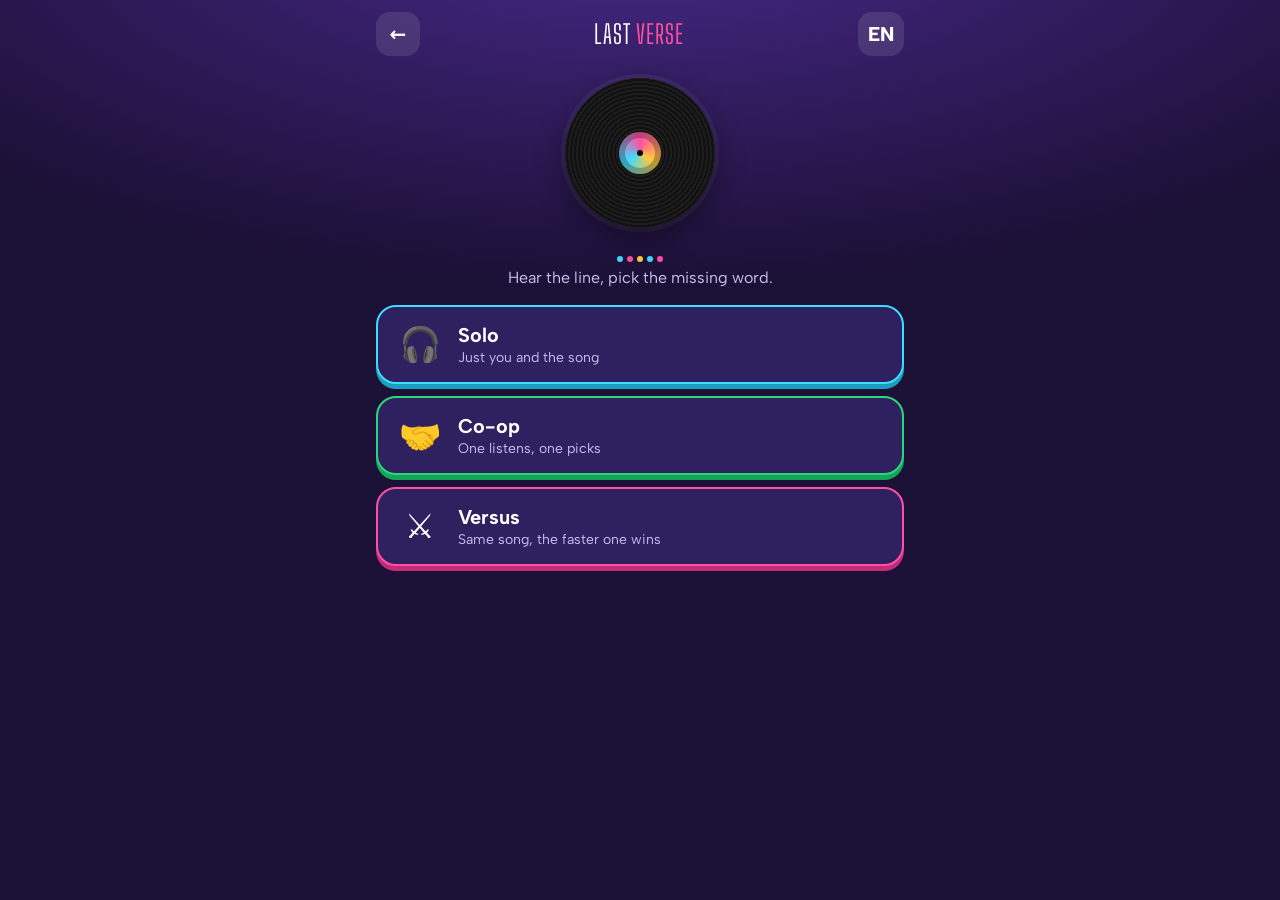
<file: verse/index.html>
<!DOCTYPE html>
<html lang="en">
<head>
<meta charset="utf-8">
<meta name="viewport" content="width=device-width, initial-scale=1, viewport-fit=cover">
<title>Last Verse</title>
<meta name="theme-color" content="#1B1035">
<link rel="stylesheet" href="https://fonts.googleapis.com/css2?family=Albert+Sans:wght@500;600;700;800&family=Big+Shoulders+Display:wght@800;900&display=swap">
<style>
:root{
  --bg:#1B1035; --bg2:#2A1A52; --card:#2F2060; --edge:#47358A; --ink:#FFFFFF; --ink-2:#C9BEF0;
  --pink:#FF4FA3; --pink-d:#C42A78; --cyan:#3DDCFF; --cyan-d:#1A9DBF; --gold:#FFC83D; --gold-d:#D19A12;
  --ok:#2BD67B; --ok-d:#16A35A; --bad:#FF4B55; --bad-d:#C4232D;
  --font:"Albert Sans",system-ui,-apple-system,"Segoe UI",Roboto,Arial,sans-serif;
  --display:"Big Shoulders Display",Impact,"Arial Narrow Bold",sans-serif;
  color-scheme:dark;
}
*{box-sizing:border-box;-webkit-tap-highlight-color:transparent}
html,body{margin:0;background:var(--bg);color:var(--ink);font-family:var(--font)}
body{min-height:100dvh;overflow-x:hidden;background:radial-gradient(120% 70% at 50% -10%,#4A2A8C 0%,var(--bg) 60%) fixed}
button,input{font:inherit;color:inherit}
button{cursor:pointer;border:0;background:none;padding:0}
.top{display:flex;align-items:center;gap:10px;padding:12px 16px;max-width:560px;margin:0 auto}
.ib{min-width:44px;height:44px;border-radius:14px;background:rgba(255,255,255,.1);display:grid;place-items:center;font-size:20px;font-weight:800;padding:0 10px;text-decoration:none;color:inherit}
.ib:active{transform:translateY(2px)}
.brand{flex:1;text-align:center;font-family:var(--display);font-size:26px;letter-spacing:.04em;text-transform:uppercase}
.brand i{font-style:normal;color:var(--pink)}
#app{max-width:560px;margin:0 auto;padding:4px 16px 40px}
.center{text-align:center}
.lead{color:var(--ink-2);font-size:16px;margin:6px 0 18px;text-align:center}
h1{font-family:var(--display);font-size:44px;line-height:1;margin:8px 0 4px;text-align:center;text-transform:uppercase;letter-spacing:.02em}
/* the record */
.rec{width:150px;height:150px;margin:6px auto 8px;border-radius:50%;position:relative;
  background:repeating-radial-gradient(circle at 50% 50%,#111 0 2px,#1d1d1d 2px 4px);box-shadow:0 10px 30px rgba(0,0,0,.45),0 0 0 4px rgba(255,255,255,.06)}
.rec:after{content:"";position:absolute;inset:36%;border-radius:50%;background:conic-gradient(var(--pink),var(--gold),var(--cyan),var(--pink));box-shadow:inset 0 0 0 6px rgba(0,0,0,.25)}
.rec:before{content:"";position:absolute;left:48%;top:48%;width:4%;height:4%;border-radius:50%;background:#000;z-index:2}
.spin{animation:spin 2.4s linear infinite}
@keyframes spin{to{transform:rotate(360deg)}}
.eq{display:flex;gap:4px;justify-content:center;height:26px;align-items:flex-end;margin:0 0 6px}
.eq i{width:6px;border-radius:3px;background:var(--cyan);height:6px}
.eq.on i{animation:eq .8s ease-in-out infinite}
.eq i:nth-child(2){animation-delay:.1s;background:var(--pink)}.eq i:nth-child(3){animation-delay:.25s;background:var(--gold)}.eq i:nth-child(4){animation-delay:.05s}.eq i:nth-child(5){animation-delay:.3s;background:var(--pink)}
@keyframes eq{0%,100%{height:6px}50%{height:26px}}
/* mode buttons */
.modes{display:grid;gap:12px;margin-top:10px}
.mode{display:flex;align-items:center;gap:14px;padding:16px 18px;border-radius:20px;background:var(--card);box-shadow:0 5px 0 var(--edge);text-align:left;width:100%;animation:pop .35s both}
.mode:active{transform:translateY(4px);box-shadow:0 1px 0 var(--edge)}
.mode .mi{font-size:34px;width:48px;text-align:center}
.mode b{display:block;font-size:20px}
.mode span.s{display:block;color:var(--ink-2);font-size:14px;margin-top:2px}
.mode.solo{box-shadow:0 5px 0 var(--cyan-d);border:2px solid var(--cyan)}
.mode.coop{box-shadow:0 5px 0 var(--ok-d);border:2px solid var(--ok)}
.mode.vs{box-shadow:0 5px 0 var(--pink-d);border:2px solid var(--pink)}
@keyframes pop{from{opacity:0;transform:translateY(12px) scale(.97)}to{opacity:1;transform:none}}
/* big buttons */
.big{display:block;width:100%;padding:16px;border-radius:18px;font-weight:800;font-size:19px;background:var(--pink);box-shadow:0 5px 0 var(--pink-d);margin-top:12px;text-align:center}
.big:active{transform:translateY(4px);box-shadow:0 1px 0 var(--pink-d)}
.big.ghost{background:rgba(255,255,255,.1);box-shadow:0 5px 0 rgba(0,0,0,.25)}
.big.cy{background:var(--cyan);color:#062733;box-shadow:0 5px 0 var(--cyan-d)}
.big:disabled{opacity:.45}
/* room */
.code{display:flex;justify-content:center;gap:8px;margin:14px 0}
.code b{width:58px;height:70px;border-radius:14px;background:#fff;color:var(--bg);font-family:var(--display);font-size:44px;display:grid;place-items:center;box-shadow:0 5px 0 var(--edge);animation:pop .3s both}
.code b:nth-child(2){animation-delay:.05s}.code b:nth-child(3){animation-delay:.1s}.code b:nth-child(4){animation-delay:.15s}
.join{display:flex;gap:10px;margin-top:8px}
.join input{flex:1;min-width:0;height:60px;border-radius:16px;border:3px solid var(--edge);background:#fff;color:var(--bg);font-family:var(--display);font-size:34px;letter-spacing:.3em;text-align:center;text-transform:uppercase}
.join input:focus{outline:none;border-color:var(--cyan)}
.join .big{width:auto;margin:0;padding:0 22px}
.or{text-align:center;color:var(--ink-2);margin:20px 0 4px;font-weight:700}
.err{color:var(--bad);text-align:center;min-height:22px;margin-top:6px;font-weight:700}
/* waiting */
.wait{margin:26px auto;text-align:center;padding:22px 16px;border-radius:20px;background:rgba(255,255,255,.07);border:2px dashed var(--edge)}
.wait p{margin:8px 0 0;font-size:19px;font-weight:800}
.dots{display:inline-flex;gap:6px;margin-top:10px}
.dots i{width:10px;height:10px;border-radius:50%;background:var(--ink-2);animation:dot 1.2s infinite}
.dots i:nth-child(2){animation-delay:.2s}.dots i:nth-child(3){animation-delay:.4s}
@keyframes dot{0%,100%{opacity:.25;transform:scale(.8)}50%{opacity:1;transform:scale(1.15)}}
/* game */
.hud{display:flex;align-items:center;justify-content:space-between;gap:8px;margin:2px 0 10px;font-weight:800}
.hud .pips{display:flex;gap:4px}.pips i{width:16px;height:6px;border-radius:3px;background:rgba(255,255,255,.18)}.pips i.d{background:var(--ok)}.pips i.x{background:var(--bad)}.pips i.c{background:var(--gold)}
.hearts{letter-spacing:2px;font-size:18px}
.score{display:flex;gap:10px;font-size:18px}
.score span{padding:4px 10px;border-radius:12px;background:rgba(255,255,255,.1)}
.score .me{color:var(--cyan)}.score .th{color:var(--pink)}
.tbar{height:8px;border-radius:4px;background:rgba(255,255,255,.12);overflow:hidden;margin-bottom:12px}
.tbar i{display:block;height:100%;background:linear-gradient(90deg,var(--gold),var(--pink));transform-origin:left;animation:tb linear forwards}
@keyframes tb{from{transform:scaleX(1)}to{transform:scaleX(0)}}
.song{text-align:center;color:var(--gold);font-weight:800;font-size:15px;margin:4px 0}
.line{font-size:25px;line-height:1.35;font-weight:700;text-align:center;margin:10px 0 18px;min-height:68px}
.hole{display:inline-block;min-width:90px;border-bottom:4px solid var(--cyan);margin:0 4px;height:1.05em;vertical-align:-2px;animation:blink 1.4s infinite}
@keyframes blink{50%{border-color:var(--pink)}}
.fill{color:var(--ok);display:inline-block;animation:drop .45s cubic-bezier(.2,1.6,.4,1) both}
.fill.bad{color:var(--bad)}
@keyframes drop{from{transform:translateY(-40px) scale(1.4);opacity:0}to{transform:none;opacity:1}}
.opts{display:grid;gap:10px}
.opt{padding:16px;border-radius:18px;font-size:22px;font-weight:800;background:#fff;color:var(--bg);box-shadow:0 5px 0 #B6A9E6;animation:pop .3s both}
.opt:nth-child(2){animation-delay:.06s}.opt:nth-child(3){animation-delay:.12s}
.opt:active{transform:translateY(4px);box-shadow:0 1px 0 #B6A9E6}
.opt.no{background:var(--bad);color:#fff;box-shadow:0 5px 0 var(--bad-d);animation:shake .4s}
.opt.yes{background:var(--ok);color:#fff;box-shadow:0 5px 0 var(--ok-d)}
.opt:disabled{cursor:default}
.opt.dim{opacity:.35}
.opts.say .opt{background:rgba(255,255,255,.12);color:#fff;box-shadow:none;cursor:default}
@keyframes shake{20%,60%{transform:translateX(-8px)}40%,80%{transform:translateX(8px)}}
.play{display:flex;align-items:center;justify-content:center;gap:10px;margin:0 auto 12px;padding:12px 22px;border-radius:999px;background:var(--cyan);color:#062733;font-weight:800;font-size:18px;box-shadow:0 5px 0 var(--cyan-d)}
.play:active{transform:translateY(4px);box-shadow:0 1px 0 var(--cyan-d)}
.role{display:flex;align-items:center;justify-content:center;gap:8px;margin:0 auto 10px;padding:8px 14px;border-radius:999px;background:rgba(255,255,255,.1);font-weight:800;width:max-content;max-width:100%}
.slot{width:100%;max-width:356px;height:200px;margin:0 auto 12px;border-radius:16px;background:#000 center/cover;position:relative;overflow:hidden;display:grid;place-items:center}
.slot.tts{height:auto;background:none}
#dock{position:absolute;left:0;top:0;width:0;height:0;overflow:hidden;border-radius:16px;z-index:5}
#dock.on{width:356px;height:200px}
#dock iframe{width:100%;height:100%;border:0}
/* reveal */
.reveal{position:fixed;inset:0;background:rgba(15,8,34,.82);display:grid;place-items:center;z-index:20;padding:16px;animation:fade .2s both}
@keyframes fade{from{opacity:0}}
.rv{max-width:500px;width:100%;text-align:center;background:var(--card);border-radius:24px;padding:22px 18px;border:3px solid var(--edge);animation:pop .3s both}
.rv .big-i{font-size:54px}
.rv .full{font-size:20px;font-weight:700;margin:10px 0}
.rv .full b{color:var(--ok)}
.rv .who{display:flex;justify-content:center;gap:10px;margin-top:10px;flex-wrap:wrap}
.rv .who span{padding:6px 12px;border-radius:12px;background:rgba(255,255,255,.1);font-weight:800}
/* end */
.stars{font-size:54px;letter-spacing:6px;text-align:center;margin:10px 0}
.stars i{font-style:normal;color:rgba(255,255,255,.18);display:inline-block}
.stars i.on{color:var(--gold);animation:star .5s cubic-bezier(.2,1.8,.4,1) both}
@keyframes star{from{transform:scale(0) rotate(-90deg)}}
.final{display:flex;justify-content:center;gap:16px;margin:14px 0;font-family:var(--display);font-size:56px}
.final .me{color:var(--cyan)}.final .th{color:var(--pink)}
.confetti{position:fixed;inset:0;pointer-events:none;z-index:30;overflow:hidden}
.confetti i{position:absolute;top:-20px;width:10px;height:16px;border-radius:3px;animation:fall 2.6s linear forwards}
@keyframes fall{to{transform:translateY(110vh) rotate(720deg)}}
.small{font-size:13px;color:var(--ink-2);text-align:center;margin-top:16px}
@media (prefers-reduced-motion: reduce){*{animation:none!important}}
</style>
</head>
<body>
<header class="top">
  <a class="ib" href="../" id="home" aria-label="Home">←</a>
  <div class="brand">Last <i>Verse</i></div>
  <button class="ib" id="lang" type="button" aria-label="Language">EN</button>
</header>
<main id="app"></main>
<div id="dock"><div id="ytp"></div></div>
<script>
/* ===== Last Verse: hear the line, pick the missing word =====
   Solo on one phone; Co-op (one listens, one picks, roles swap) or Versus (same line, faster right answer wins) on two phones.
   Lyrics come live from LRCLIB (free, no key) and stay on the phone; the original recording plays in YouTube's own player
   from the second the line is sung. Without internet the game uses the public-domain songs and the phone's voice. */
'use strict';
var ABC = 'ABCDEFGHKLMNPRSTUVZ';
var DB = 'https://last-wire-default-rtdb.europe-west1.firebasedatabase.app';
var ROUNDS = 8, VS_TIME = 25, SOLO_TIME = 25;

/* ---------- page language ---------- */
var UIL = ['en', 'hu', 'da'];
var TX = {
  tag: ['Hear the line, pick the missing word.', 'Halld a sort, válaszd ki a hiányzó szót.', 'Hør linjen, vælg det manglende ord.'],
  solo: ['Solo', 'Egyedül', 'Alene'], soloS: ['Just you and the song', 'Csak te és a dal', 'Kun dig og sangen'],
  coop: ['Co-op', 'Együtt', 'Sammen'], coopS: ['One listens, one picks', 'Egyikőtök hallja, a másik választ', 'Én lytter, én vælger'],
  vs: ['Versus', 'Párbaj', 'Duel'], vsS: ['Same song, the faster one wins', 'Ugyanaz a dal, a gyorsabb nyer', 'Samme sang, den hurtigste vinder'],
  friend: ['With a friend', 'Egy baráttal', 'Med en ven'],
  make: ['New room', 'Új szoba', 'Nyt rum'], join: ['Join', 'Belépés', 'Deltag'], codeQ: ['Friend\'s code', 'Barátod kódja', 'Din vens kode'], orj: ['or', 'vagy', 'eller'],
  share: ['Tell your friend this code', 'Mondd meg a barátodnak ezt a kódot', 'Giv din ven denne kode'],
  wFriend: ['Waiting for your friend to join', 'Várjuk, hogy a barátod belépjen', 'Venter på, at din ven kommer ind'],
  wSongs: ['Picking songs', 'Dalokat válogatunk', 'Vælger sange'],
  wHostSongs: ['Your friend is picking songs', 'A barátod dalokat válogat', 'Din ven vælger sange'],
  wPick: ['Your friend is picking', 'A barátod választ', 'Din ven vælger'],
  wAns: ['Waiting for your friend\'s answer', 'Várjuk a barátod válaszát', 'Venter på din vens svar'],
  wAgain: ['Waiting for your friend', 'Várjuk a barátodat', 'Venter på din ven'],
  left: ['Your friend left the game', 'A barátod kilépett', 'Din ven forlod spillet'],
  badCode: ['Use the 4 letters from your friend\'s phone', 'Írd be a 4 betűt a barátod telefonjáról', 'Skriv de 4 bogstaver fra din vens telefon'],
  listen: ['You listen: say the missing word', 'Te hallod: mondd meg a hiányzó szót', 'Du lytter: sig det manglende ord'],
  pickR: ['Your friend hears the song: you pick', 'A barátod hallja a dalt: te választasz', 'Din ven hører sangen: du vælger'],
  play: ['Play', 'Lejátszás', 'Afspil'], again: ['Play again', 'Újra', 'Spil igen'], home: ['Menu', 'Menü', 'Menu'],
  right: ['Right!', 'Talált!', 'Rigtigt!'], wrong: ['Not this one', 'Nem ez', 'Ikke den'], time: ['Time is up', 'Lejárt az idő', 'Tiden er gået'],
  you: ['You', 'Te', 'Dig'], them: ['Friend', 'Barát', 'Ven'], fast: ['faster', 'gyorsabb', 'hurtigst'],
  win: ['You win!', 'Nyertél!', 'Du vandt!'], lose: ['Your friend wins', 'A barátod nyert', 'Din ven vandt'], draw: ['Draw!', 'Döntetlen!', 'Uafgjort!'],
  team: ['Great team!', 'Remek csapat!', 'Godt hold!'], out: ['Out of hearts', 'Elfogytak a szívek', 'Ikke flere hjerter'],
  done: ['Well done!', 'Szép munka!', 'Godt gået!'],
  voice: ['🗣️ Read by the phone\'s voice', '🗣️ A telefon hangja olvassa', '🗣️ Læst af telefonens stemme'],
  offline: ['No internet: songs without the original recording', 'Nincs internet: dalok eredeti felvétel nélkül', 'Intet internet: sange uden den originale optagelse']
};
var UI = 'en';
try { var su = localStorage.getItem('lv-ui') || (JSON.parse(localStorage.getItem('last-wire-3') || '{}').set || {}).ui; if (UIL.indexOf(su) >= 0) UI = su; } catch (e) {}
function t(k) { var r = TX[k]; return r ? r[UIL.indexOf(UI)] || r[0] : k; }
function esc(s) { return String(s == null ? '' : s).replace(/[&<>"']/g, function (c) { return { '&': '&amp;', '<': '&lt;', '>': '&gt;', '"': '&quot;', "'": '&#39;' }[c]; }); }
function $(s) { return document.querySelector(s); }

/* ---------- the songs: famous recordings on YouTube (official uploads). Lyrics are never stored here. ---------- */
var SONGS = [
  ['Ed Sheeran', 'Shape of You', 'JGwWNGJdvx8'], ['Ed Sheeran', 'Perfect', '2Vv-BfVoq4g'], ['Ed Sheeran', 'Thinking Out Loud', 'lp-EO5I60KA'],
  ['Adele', 'Hello', 'YQHsXMglC9A'], ['Adele', 'Someone Like You', 'hLQl3WQQoQ0'], ['Adele', 'Rolling in the Deep', 'rYEDA3JcQqw'],
  ['Mark Ronson', 'Uptown Funk', 'OPf0YbXqDm0'], ['Bruno Mars', 'Just the Way You Are', 'LjhCEhWiKXk'],
  ['Taylor Swift', 'Shake It Off', 'nfWlot6h_JM'], ['Taylor Swift', 'Blank Space', 'e-ORhEE9VVg'], ['Taylor Swift', 'Love Story', '8xg3vE8Ie_E'],
  ['Dua Lipa', 'New Rules', 'k2qgadSvNyU'], ['Dua Lipa', 'Don\'t Start Now', 'oygrmJFKYZY'], ['Dua Lipa', 'Levitating', 'TUVcZfQe-Kw'],
  ['Justin Bieber', 'Sorry', 'fRh_vgS2dFE'], ['Justin Bieber', 'Love Yourself', 'oyEuk8j8imI'], ['Justin Bieber', 'Baby', 'kffacxfA7G4'],
  ['Lady Gaga', 'Bad Romance', 'qrO4YZeyl0I'], ['Lady Gaga', 'Poker Face', 'bESGLojNYSo'], ['Lady Gaga', 'Shallow', 'bo_efYhYU2A'],
  ['The Weeknd', 'Blinding Lights', '4NRXx6U8ABQ'], ['Billie Eilish', 'bad guy', 'DyDfgMOUjCI'],
  ['Katy Perry', 'Roar', 'CevxZvSJLk8'], ['Katy Perry', 'Firework', 'QGJuMBdaqIw'], ['Pharrell Williams', 'Happy', 'ZbZSe6N_BXs'],
  ['Coldplay', 'Viva La Vida', 'dvgZkm1xWPE'], ['Coldplay', 'Yellow', 'yKNxeF4KMsY'], ['Queen', 'Bohemian Rhapsody', 'fJ9rUzIMcZQ'],
  ['Queen', 'Don\'t Stop Me Now', 'HgzGwKwLmgM'], ['Michael Jackson', 'Billie Jean', 'Zi_XLOBDo_Y'], ['Imagine Dragons', 'Believer', '7wtfhZwyrcc'],
  ['OneRepublic', 'Counting Stars', 'hT_nvWreIhg'], ['Maroon 5', 'Sugar', '09R8_2nJtjg'], ['Harry Styles', 'As It Was', 'H5v3kku4y6Q'],
  ['Miley Cyrus', 'Flowers', 'G7KNmW9a75Y'], ['Rihanna', 'Umbrella', 'CvBfHwUxHIk'], ['a-ha', 'Take On Me', 'djV11Xbc914'],
  ['Toto', 'Africa', 'FTQbiNvZqaY'], ['Bon Jovi', 'Livin\' on a Prayer', 'lDK9QqIzhwk'], ['ABBA', 'Dancing Queen', 'xFrGuyw1V8s'],
  ['Survivor', 'Eye of the Tiger', 'btPJPFnesV4'], ['Avicii', 'Wake Me Up', 'IcrbM1l_BoI'], ['Journey', 'Don\'t Stop Believin\'', '1k8craCGpgs'],
  ['Oasis', 'Wonderwall', 'bx1Bh8ZvH84'], ['Lewis Capaldi', 'Someone You Loved', 'zABLecsR5UE'], ['Gotye', 'Somebody That I Used to Know', '8UVNT4wvIGY'],
  ['Elton John', 'I\'m Still Standing', 'ZHwVBirqD2s'], ['Wham!', 'Last Christmas', 'E8gmARGvPlI'],
  ['The Clash', 'London Calling', 'XN7iEFVLf5c'], ['The Mamas & The Papas', 'California Dreamin\'', 'oU6uUEwZ8FM'],
  ['Roy Orbison', 'Oh, Pretty Woman', '3KFvoDDs0XM'], ['Ben E. King', 'Stand By Me', 'hwZNL7QVJjE'],
  ['John Denver', 'Take Me Home, Country Roads', '1vrEljMfXYo'], ['Bob Marley & The Wailers', 'Three Little Birds', 'HNBCVM4KbUM'],
  ['The Beatles', 'Let It Be', 'QDYfEBY9NM4']
];
/* words that never become a gap or a wrong option, and lines that never show */
var STOP = ('the a an and or but to of in on at for with from by is are was were be been being am i you he she it we they me him her us them my your his its our their this that these those so if just can could will would should do does did not no yes up down out off over there here then than now too very ever never some any one all what when where who why how like got get gonna wanna gotta let cause till into onto about been every each more most much many such only own same also back still even yeah yeh ooh oh ah uh hey woah whoa na la da mmm baby').split(' ');
var BAD = /\b(fuck\w*|shit\w*|bitch\w*|damn\w*|ass|asses|dick\w*|puss\w*|cock\w*|nigg\w*|hoes?|whores?|sluts?|sex\w*|naked|nude|kill\w*|die|died|dies|dying|dead|death|guns?|shoot\w*|blood\w*|drugs?|cocaine|weed|drunk|suicid\w*|murder\w*|hell|bullet\w*|knife|bang\w*|booty|thighs?|breasts?|lick\w*|hate)\b/i;
var FILL = ['heart', 'night', 'dream', 'light', 'fire', 'home', 'dance', 'world', 'time', 'money', 'summer', 'rain', 'star', 'road', 'river', 'friend', 'sky', 'street', 'phone', 'morning'];

/* ---------- small helpers ---------- */
function rnd(n) { return Math.floor(Math.random() * n); }
function shuffle(a) { a = a.slice(); for (var i = a.length - 1; i > 0; i--) { var j = rnd(i + 1), x = a[i]; a[i] = a[j]; a[j] = x; } return a; }
function uid() { return Date.now().toString(36) + Math.random().toString(36).slice(2, 7); }
function core(w) { return w.replace(/^[^A-Za-zÀ-ÿ']+|[^A-Za-zÀ-ÿ']+$/g, ''); }
function hash(s) { var h = 2166136261; for (var i = 0; i < s.length; i++) { h ^= s.charCodeAt(i); h = Math.imul(h, 16777619); } return h >>> 0; }
var DEV = (function () { try { var d = sessionStorage.getItem('lv-dev'); if (!d) { d = uid(); sessionStorage.setItem('lv-dev', d); } return d; } catch (e) { return uid(); } })();
function lsGet(k, d) { try { var v = JSON.parse(localStorage.getItem(k) || 'null'); return v == null ? d : v; } catch (e) { return d; } }
function lsSet(k, v) { try { localStorage.setItem(k, JSON.stringify(v)); } catch (e) {} }

/* ---------- sounds ---------- */
var AC = null;
function beep(kind) {
  try {
    AC = AC || new (window.AudioContext || window.webkitAudioContext)();
    var notes = kind === 'ok' ? [660, 880] : kind === 'no' ? [220, 160] : kind === 'win' ? [523, 659, 784, 1047] : [440];
    notes.forEach(function (f, i) {
      var o = AC.createOscillator(), g = AC.createGain(), t0 = AC.currentTime + i * 0.11;
      o.type = kind === 'no' ? 'sawtooth' : 'triangle'; o.frequency.value = f;
      g.gain.setValueAtTime(0.0001, t0); g.gain.exponentialRampToValueAtTime(0.18, t0 + 0.02); g.gain.exponentialRampToValueAtTime(0.0001, t0 + 0.2);
      o.connect(g); g.connect(AC.destination); o.start(t0); o.stop(t0 + 0.22);
    });
  } catch (e) {}
}
function confetti() {
  var c = document.createElement('div'), cols = ['#FF4FA3', '#3DDCFF', '#FFC83D', '#2BD67B', '#fff'];
  c.className = 'confetti';
  for (var i = 0; i < 60; i++) { var p = document.createElement('i'); p.style.left = Math.random() * 100 + '%'; p.style.background = cols[i % 5]; p.style.animationDelay = Math.random() * 0.8 + 's'; p.style.animationDuration = 1.8 + Math.random() * 1.4 + 's'; c.appendChild(p); }
  document.body.appendChild(c); setTimeout(function () { c.remove(); }, 3800);
}

/* ---------- lyrics from LRCLIB ---------- */
function lrcRows(txt) {
  return String(txt || '').split('\n').map(function (l) { var m = /^\[(\d+):(\d+(?:\.\d+)?)\]\s*(.*)$/.exec(l); return m ? { t: 60 * +m[1] + +m[2], s: m[3].trim() } : null; }).filter(Boolean);
}
function fetchJSON(url, ms) {
  return new Promise(function (ok, no) {
    var done = false, to = setTimeout(function () { if (!done) { done = true; no(new Error('timeout')); } }, ms || 7000);
    fetch(url).then(function (r) { return r.json(); }).then(function (j) { if (!done) { done = true; clearTimeout(to); ok(j); } }).catch(function (e) { if (!done) { done = true; clearTimeout(to); no(e); } });
  });
}
function lyrics(song) {
  var key = 'lv-lrc:' + song[0] + '|' + song[1], c = lsGet(key, null);
  if (c && c.rows) return Promise.resolve(c);
  var u = 'https://lrclib.net/api/search?artist_name=' + encodeURIComponent(song[0]) + '&track_name=' + encodeURIComponent(song[1]);
  return fetchJSON(u).then(function (list) {
    var it = (list || []).filter(function (x) { return x && x.syncedLyrics && !x.instrumental; })[0];
    if (!it) return fetchJSON('https://lrclib.net/api/search?q=' + encodeURIComponent(song[0] + ' ' + song[1])).then(function (l2) { return (l2 || []).filter(function (x) { return x && x.syncedLyrics; })[0]; });
    return it;
  }).then(function (it) {
    if (!it) throw new Error('none');
    var res = { d: it.duration || 0, rows: lrcRows(it.syncedLyrics) };
    lsSet(key, res); return res;
  });
}
/* one round from a song's lyrics: a clean line, a word from its middle, wrong words from the same song */
function roundFrom(song, L, recent) {
  var rows = L.rows, cands = [];
  rows.forEach(function (row, i) {
    var nx = rows[i + 1]; if (!nx || nx.t - row.t < 1.8 || BAD.test(row.s) || /[\[\]()]/.test(row.s)) return;
    if (recent[song[1] + '|' + row.s]) return;
    var ws = row.s.split(/\s+/); if (ws.length < 5 || ws.length > 13) return;
    var uniq = {}; ws.forEach(function (w) { uniq[core(w).toLowerCase()] = 1; }); if (Object.keys(uniq).length < 4) return;
    for (var k = 1; k < ws.length - 1; k++) {
      var c = core(ws[k]);
      if (c.length >= 4 && c === c.toLowerCase() && c.indexOf("'") < 0 && STOP.indexOf(c) < 0 && /^[a-z]+$/.test(c)) cands.push({ i: i, k: k, w: c });
    }
  });
  if (!cands.length) return null;
  var pick = cands[rnd(cands.length)], row = rows[pick.i], ws = row.s.split(/\s+/), raw = ws[pick.k], at = raw.indexOf(pick.w);
  var pre = ws.slice(0, pick.k).join(' ') + ' ' + raw.slice(0, at), post = raw.slice(at + pick.w.length) + ' ' + ws.slice(pick.k + 1).join(' ');
  var inLine = {}; ws.forEach(function (w) { inLine[core(w).toLowerCase()] = 1; });
  var pool = {}, list = [];
  rows.forEach(function (r) { if (BAD.test(r.s)) return; r.s.split(/\s+/).forEach(function (w) { var c = core(w).toLowerCase(); if (c.length >= 3 && /^[a-z]+$/.test(c) && STOP.indexOf(c) < 0 && !inLine[c] && !pool[c] && c !== pick.w + 's' && c + 's' !== pick.w) { pool[c] = 1; list.push(c); } }); });
  list = shuffle(list).sort(function (a, b) { return Math.abs(a.length - pick.w.length) - Math.abs(b.length - pick.w.length); }).slice(0, 8);
  list = shuffle(list);
  FILL.forEach(function (f) { if (list.length < 4 && f !== pick.w && !inLine[f] && list.indexOf(f) < 0) list.push(f); });
  var nx = rows[pick.i + 1];
  return { a: song[0], s: song[1], yt: song[2], d: L.d, t0: row.t, t1: Math.min(nx.t, row.t + 9), pre: pre, w: pick.w, post: post,
    full: row.s, o: shuffle([pick.w, list[0], list[1]]), o2: shuffle([pick.w, list[2], list[3]]) };
}
/* back-up rounds: the public-domain songs of the bomb game, read by the phone's voice */
function loadParty() {
  if (window.PARTY) return Promise.resolve(window.PARTY);
  return new Promise(function (ok) { var s = document.createElement('script'); s.src = '../courses/party.js'; s.onload = function () { ok(window.PARTY || null); }; s.onerror = function () { ok(null); }; document.head.appendChild(s); });
}
function pdRounds(n, recent) {
  return loadParty().then(function (P) {
    var rows = (P && P.en && P.en.song) || [], words = [];
    rows.forEach(function (r) { words.push(r[2], r[3]); });
    return shuffle(rows).filter(function (r) { return !recent[r[0] + '|' + r[1]]; }).concat(shuffle(rows)).slice(0, n).map(function (r) {
      var m = /^(.*?)\[(.+?)\](.*)$/.exec(r[1]); if (!m) return null;
      var other = shuffle(words.filter(function (w) { return w !== m[2] && w !== r[2] && w !== r[3]; }));
      return { a: '', s: r[0], yt: '', pre: m[1], w: m[2], post: m[3], full: m[1] + m[2] + m[3], key: r[0] + '|' + r[1], o: shuffle([m[2], r[2], r[3]]), o2: shuffle([m[2], other[0] || 'star', other[1] || 'moon']) };
    }).filter(Boolean);
  });
}
/* my songs from the bomb game's settings: a song with a YouTube link joins the list */
function mySongs() {
  var out = [];
  try {
    var o = JSON.parse(localStorage.getItem('last-wire-mysongs') || '{}'), rows = (o && o.en) || [];
    rows.forEach(function (x) { var k = String(x).indexOf('|'); if (k < 0) return; var who = x.slice(0, k).trim(), m = /(?:youtu\.be\/|[?&]v=|\/shorts\/|\/embed\/)([\w-]{11})/.exec(x.slice(k + 1)); if (!m) return; var p = who.split(/\s+[–—-]\s+/); if (p.length > 1) out.push([p[0], p.slice(1).join(' '), m[1]]); });
  } catch (e) {}
  return out;
}
function buildRounds(n) {
  var recent = {}, rl = lsGet('lv-recent', []); rl.forEach(function (k) { recent[k] = 1; });
  var played = {}; rl.forEach(function (k) { played[k.split('|')[0]] = (played[k.split('|')[0]] || 0) + 1; });
  var all = mySongs().concat(SONGS), seen = {};
  all = all.filter(function (s) { var k = s[0] + s[1]; if (seen[k]) return false; seen[k] = 1; return true; });
  var order = shuffle(all).sort(function (a, b) { return (played[a[1]] || 0) - (played[b[1]] || 0); }).slice(0, n + 6);
  var out = [];
  return Promise.all(order.map(function (s) { return lyrics(s).then(function (L) { return roundFrom(s, L, recent); }).catch(function () { return null; }); })).then(function (rs) {
    out = shuffle(rs.filter(Boolean)).slice(0, n);
    S.offline = out.length < n;
    return out.length < n ? pdRounds(n - out.length, recent).then(function (pd) { return out.concat(pd); }) : out;
  }).then(function (rs) {
    rs.forEach(function (r) { rl.push(r.key || r.s + '|' + r.full); });
    lsSet('lv-recent', rl.slice(-120));
    return rs;
  });
}

/* ---------- audio: YouTube's player at the sung line, or the phone's voice ---------- */
var YT_ = { p: null, ready: false, wait: [], loading: false, id: '', endAt: 0, iv: 0, off: lsGet('lv-off', {}), rd: null, fixT: 0 };
function ytApi(cb) {
  if (window.YT && window.YT.Player) return cb(true);
  YT_.wait.push(cb); if (YT_.loading) return; YT_.loading = true;
  window.onYouTubeIframeAPIReady = function () { var w = YT_.wait; YT_.wait = []; w.forEach(function (f) { f(true); }); };
  var s = document.createElement('script'); s.src = 'https://www.youtube.com/iframe_api';
  s.onerror = function () { YT_.loading = false; var w = YT_.wait; YT_.wait = []; w.forEach(function (f) { f(false); }); };
  document.head.appendChild(s);
  setTimeout(function () { if (!(window.YT && window.YT.Player) && YT_.wait.length) { var w = YT_.wait; YT_.wait = []; w.forEach(function (f) { f(false); }); } }, 8000);
}
function dockTo() {
  var d = $('#dock'), sl = $('.slot[data-yt]');
  if (!sl) { d.classList.remove('on'); d.style.width = d.style.height = '0'; return; }
  var r = sl.getBoundingClientRect();
  d.classList.add('on'); d.style.left = (r.left + window.scrollX) + 'px'; d.style.top = (r.top + window.scrollY) + 'px'; d.style.width = r.width + 'px'; d.style.height = r.height + 'px';
}
window.addEventListener('resize', dockTo);
function stopAudio() {
  clearInterval(YT_.iv); try { if (YT_.p && YT_.p.pauseVideo) YT_.p.pauseVideo(); } catch (e) {}
  try { speechSynthesis.cancel(); } catch (e) {}
  setEq(false);
}
function setEq(on) { var e = $('.eq'); if (e) e.classList.toggle('on', on); var r = $('.rec'); if (r) r.classList.toggle('spin', on); }
function say(txt) {
  try {
    speechSynthesis.cancel(); var u = new SpeechSynthesisUtterance(txt); u.lang = 'en-US'; u.rate = 0.9;
    var v = speechSynthesis.getVoices().filter(function (x) { return /^en/i.test(x.lang); })[0]; if (v) u.voice = v;
    u.onend = function () { setEq(false); }; setEq(true); speechSynthesis.speak(u);
  } catch (e) {}
}
function playRound(rd) {
  stopAudio();
  if (!rd) return;
  if (!rd.yt || rd.t0 == null || rd.ytBad) { say(rd.full); return; }
  YT_.rd = rd;
  ytApi(function (ok) {
    if (!ok) { rd.ytBad = true; render(); say(rd.full); return; }
    dockTo();
    var off = YT_.off[rd.yt] || 0, a = Math.max(0, rd.t0 + off - 0.6);
    YT_.endAt = rd.t1 + off + 0.7;
    if (!YT_.p) {
      YT_.p = new YT.Player('ytp', { width: 356, height: 200, videoId: rd.yt, playerVars: { start: Math.floor(a), playsinline: 1, rel: 0, modestbranding: 1, controls: 0, disablekb: 1, fs: 0, iv_load_policy: 3 },
        events: {
          onReady: function (e) { YT_.ready = true; try { e.target.seekTo(a, true); e.target.playVideo(); } catch (x) {} },
          onStateChange: onYtState,
          onError: function () { var r = YT_.rd; if (r) { r.ytBad = true; render(); say(r.full); } }
        } });
    } else { try { YT_.p.loadVideoById({ videoId: rd.yt, startSeconds: a }); } catch (e) { rd.ytBad = true; say(rd.full); } }
    YT_.id = rd.yt; watchEnd();
  });
}
/* music videos often open with an intro: the extra seconds against the album track move every line later */
function onYtState(e) {
  if (e.data === 1) {
    setEq(true);
    var rd = YT_.rd; if (!rd || YT_.off[rd.yt] != null) return;
    var dur = 0; try { dur = YT_.p.getDuration(); } catch (x) {}
    if (!dur || !rd.d) return;
    var extra = dur - rd.d, off = extra > 1.5 && extra < 60 ? Math.round(extra * 10) / 10 : 0;
    YT_.off[rd.yt] = off; lsSet('lv-off', YT_.off);
    if (off) { try { YT_.p.seekTo(Math.max(0, rd.t0 + off - 0.6), true); } catch (x) {} YT_.endAt = rd.t1 + off + 0.7; }
  } else if (e.data === 2 || e.data === 0) setEq(false);
}
function watchEnd() {
  clearInterval(YT_.iv);
  YT_.iv = setInterval(function () { try { if (YT_.p && YT_.p.getCurrentTime && YT_.p.getCurrentTime() >= YT_.endAt) { YT_.p.pauseVideo(); clearInterval(YT_.iv); setEq(false); } } catch (e) {} }, 150);
}

/* ---------- two phones: every move goes into rooms/<channel> of the game's database ---------- */
function topic(code) { return 'lastverse-v1-' + hash('lv:' + code).toString(36); }
function dbUrl(ch) { return DB + '/rooms/' + ch.replace(/[^A-Za-z0-9_-]/g, '') + '.json'; }
var Link = { es: null, ids: {} };
function post(e, tries) {
  e.id = e.id || uid(); e.dev = DEV; e.at = e.at || Date.now(); tries = tries || 0;
  take(e);
  fetch(dbUrl(topic(S.room)), { method: 'POST', body: JSON.stringify({ m: JSON.stringify(e), t: { '.sv': 'timestamp' } }) })
    .then(function (r) { if (!r.ok) throw 0; }).catch(function () { if (tries < 5) setTimeout(function () { post(e, tries + 1); }, 1500 * (tries + 1)); });
}
function listen() {
  linkStop(); Link.ids = {};
  if (typeof EventSource !== 'function') return;
  var es = new EventSource(dbUrl(topic(S.room)));
  function one(v) { if (!v || typeof v.m !== 'string') return; try { take(JSON.parse(v.m)); } catch (e) {} }
  function ev(x) { var d; try { d = JSON.parse(x.data); } catch (e) { return; } if (!d || !d.data) return;
    if (d.path === '/') Object.keys(d.data).sort().forEach(function (k) { one(d.data[k]); }); else if (/^\/[^\/]+$/.test(d.path)) one(d.data); }
  es.addEventListener('put', ev); es.addEventListener('patch', ev);
  Link.es = es;
}
function linkStop() { if (Link.es) { try { Link.es.close(); } catch (e) {} } Link.es = null; }
function take(e) {
  if (!e || !e.id || Link.ids[e.id]) return; Link.ids[e.id] = 1;
  S.ev.push(e); onEvents();
}

/* ---------- state ---------- */
var S = { screen: 'home', mode: '', room: '', host: false, ev: [], shown: -1, reveal: null, roundAt: 0, offline: false, err: '', building: false, solo: null };
var TIMERS = [];
function later(fn, ms) { TIMERS.push(setTimeout(fn, ms)); }
function clearLater() { TIMERS.forEach(clearTimeout); TIMERS = []; }

/* what the moves say: the current game, round, hearts and scores */
function derive() {
  var E = S.ev, open = 0;
  E.forEach(function (e) { if (e.k === 'open' && e.at > open) open = e.at; });
  /* moves from an older game in the same room are skipped (a minute of slack for phone clocks) */
  E = E.filter(function (e) { return e.k !== 'open' && (e.at || 0) >= open - 60000; });
  var G = null, hi = {}, bye = false, again = {};
  E.forEach(function (e) {
    if (e.k === 'hi') hi[e.dev] = 1;
    if (e.k === 'start') { G = e; again = {}; }
    if (e.k === 'again' && G) again[e.dev] = 1;
    if (e.k === 'bye' && e.dev !== DEV) bye = true;
  });
  var others = Object.keys(hi).filter(function (d) { return d !== DEV; });
  var D = { G: G, friend: others.length > 0, bye: bye, again: again };
  if (!G) return D;
  var me = DEV, other = G.h === me ? G.g : G.h, R = G.rounds, n = R.length;
  var ans = E.filter(function (e) { return e.k === 'ans' && e.gid === G.gid; });
  D.mode = G.mode; D.n = n; D.other = other; D.res = [];
  if (G.mode === 'coop') {
    var hearts = 3, cur = 0, wrong = {};
    for (var r = 0; r < n; r++) {
      var dj = r % 2 === 0 ? G.h : G.g, picks = ans.filter(function (e) { return e.r === r && e.dev !== dj; });
      wrong[r] = []; var solved = false;
      for (var j = 0; j < picks.length && hearts > 0; j++) { if (picks[j].ok) { solved = true; break; } wrong[r].push(picks[j].w); hearts--; }
      D.res.push({ ok: solved, wrong: wrong[r], dj: dj });
      if (!solved) { cur = r; break; }
      cur = r + 1;
    }
    D.hearts = hearts; D.cur = cur; D.wrong = wrong; D.over = hearts <= 0 ? 'lost' : cur >= n ? 'won' : '';
    D.dj = cur < n ? (cur % 2 === 0 ? G.h : G.g) : '';
  } else {
    var sc = {}; sc[me] = 0; sc[other] = 0; var cur2 = n;
    for (var r2 = 0; r2 < n; r2++) {
      var a1 = ans.filter(function (e) { return e.r === r2 && e.dev === me; })[0], a2 = ans.filter(function (e) { return e.r === r2 && e.dev === other; })[0];
      var res = { mine: a1 || null, theirs: a2 || null, fast: '' };
      if (!a1 || !a2) { D.res.push(res); cur2 = r2; break; }
      if (a1.ok) sc[me]++; if (a2.ok) sc[other]++;
      var f = a1.ok && (!a2.ok || a1.ms <= a2.ms) ? me : a2.ok ? other : '';
      if (f) { sc[f]++; res.fast = f; }
      D.res.push(res);
    }
    D.cur = cur2; D.me = sc[me]; D.them = sc[other]; D.over = cur2 >= n ? 'done' : '';
    D.mineNow = cur2 < n ? D.res[cur2] && D.res[cur2].mine : null;
  }
  return D;
}

function onEvents() {
  if (!S.room) return;
  var D = derive();
  /* the room maker deals the songs once the friend is in, and again when both asked for another game */
  if (S.host && !S.building && D.friend && !D.bye && (!D.G || (D.over && Object.keys(D.again).length >= 2))) dealNet(D);
  if (D.G && S.gid !== D.G.gid) {
    clearLater(); S.gid = D.G.gid; S.mode = D.G.mode; S.shown = 0; S.screen = 'game'; S.roundAt = Date.now(); S.reveal = null; S.lostShown = false;
    setTimeout(autoPlay, 400);
  }
  if (S.screen === 'game' && D.G) step(D);
  render();
}
/* moves on: shows the answer of a finished round, or the end */
function step(D) {
  if (S.reveal) return;
  if (D.cur > S.shown) { showReveal(D, S.shown); return; }
  if (D.over === 'lost' && !S.lostShown) { S.lostShown = true; showReveal(D, D.cur); return; }
  if (D.over && S.shown >= D.cur) { S.screen = 'end'; stopAudio(); if (D.over === 'won' || (D.mode === 'vs' && D.me > D.them)) { confetti(); beep('win'); } }
}
function dealNet(D) {
  S.building = true; render();
  var other = D.G ? D.other : S.ev.filter(function (e) { return e.k === 'hi' && e.dev !== DEV; }).map(function (e) { return e.dev; }).pop();
  buildRounds(ROUNDS).then(function (rs) {
    S.building = false;
    if (!S.room) return;
    post({ k: 'start', mode: S.mode, gid: uid(), h: DEV, g: other, rounds: rs });
  });
}

/* the answer of round r shows for a moment, then the next round starts */
function showReveal(D, r) {
  var G = D.G, rd = G.rounds[r]; stopAudio();
  S.reveal = { r: r, D: D };
  var res = D.res[r] || {};
  var good = D.mode === 'coop' ? res.ok : res.mine && res.mine.ok;
  beep(good ? 'ok' : 'no');
  render();
  later(function () {
    S.reveal = null; S.shown = r + 1; S.roundAt = Date.now();
    step(derive()); render(); autoPlay();
  }, 2600);
}
function autoPlay() {
  if (S.screen !== 'game' || S.reveal) return;
  if (S.mode === 'solo') { var r = S.solo.rounds[S.solo.r]; if (r) playRound(r); return; }
  var D = derive(); if (!D.G || D.cur >= D.n) return;
  var rd = D.G.rounds[D.cur];
  if (D.mode === 'vs' || D.dj === DEV) playRound(rd);
}

/* ---------- solo ---------- */
function startSolo() {
  S.mode = 'solo'; S.screen = 'wait'; S.building = true; render();
  buildRounds(ROUNDS).then(function (rs) {
    S.building = false; S.solo = { rounds: rs, r: 0, hearts: 3, score: 0, wrong: [], res: [] };
    S.screen = 'game'; S.roundAt = Date.now(); render(); autoPlay(); soloTimer();
  });
}
function soloTimer() {
  clearLater(); var so = S.solo, r = so.r;
  later(function () { if (S.mode === 'solo' && S.screen === 'game' && so.r === r && !S.reveal) soloEnd(false, null, true); }, SOLO_TIME * 1000);
}
function soloPick(w) {
  var so = S.solo, rd = so.rounds[so.r];
  if (w === rd.w) { soloEnd(true, w); return; }
  so.wrong.push(w); so.hearts--; beep('no');
  if (so.hearts <= 0) { soloEnd(false, w); return; }
  render();
}
function soloEnd(ok, w, late) {
  var so = S.solo; clearLater(); stopAudio();
  if (ok) so.score++; else if (late) so.hearts--;
  so.res.push(ok);
  S.reveal = { r: so.r, solo: true, ok: ok, late: late }; beep(ok ? 'ok' : 'no'); render();
  later(function () {
    S.reveal = null; so.r++; so.wrong = [];
    if (so.hearts <= 0 || so.r >= so.rounds.length) { S.screen = 'end'; if (so.hearts > 0) { confetti(); beep('win'); } render(); return; }
    S.roundAt = Date.now(); render(); autoPlay(); soloTimer();
  }, 2400);
}

/* ---------- views ---------- */
function rec(spin) { return '<div class="rec' + (spin ? ' spin' : '') + '"></div><div class="eq"><i></i><i></i><i></i><i></i><i></i></div>'; }
function dots() { return '<div class="dots"><i></i><i></i><i></i></div>'; }
function waitBox(txt, code) { return '<div class="wait">' + (code ? codeBig() : '') + rec(true) + '<p>' + esc(txt) + '</p>' + dots() + '</div>'; }
function codeBig() { return '<div class="code">' + S.room.split('').map(function (c) { return '<b>' + c + '</b>'; }).join('') + '</div>'; }
function vHome() {
  return rec(true) + '<p class="lead">' + esc(t('tag')) + '</p><div class="modes">' +
    '<button class="mode solo" data-a="solo"><span class="mi">🎧</span><span><b>' + esc(t('solo')) + '</b><span class="s">' + esc(t('soloS')) + '</span></span></button>' +
    '<button class="mode coop" data-a="room" data-v="coop" style="animation-delay:.06s"><span class="mi">🤝</span><span><b>' + esc(t('coop')) + '</b><span class="s">' + esc(t('coopS')) + '</span></span></button>' +
    '<button class="mode vs" data-a="room" data-v="vs" style="animation-delay:.12s"><span class="mi">⚔️</span><span><b>' + esc(t('vs')) + '</b><span class="s">' + esc(t('vsS')) + '</span></span></button></div>';
}
function vRoom() {
  var icon = S.mode === 'coop' ? '🤝' : '⚔️';
  return '<h1>' + icon + ' ' + esc(t(S.mode)) + '</h1><p class="lead">' + esc(t(S.mode + 'S')) + '</p>' +
    '<button class="big" data-a="make">' + esc(t('make')) + '</button><p class="or">' + esc(t('orj')) + '</p>' +
    '<div class="join"><input id="code" maxlength="4" autocomplete="off" autocapitalize="characters" spellcheck="false" placeholder="' + esc(t('codeQ')) + '" aria-label="' + esc(t('codeQ')) + '"><button class="big cy" data-a="join">' + esc(t('join')) + '</button></div><div class="err">' + esc(S.err) + '</div>';
}
function vWait() {
  if (S.mode === 'solo') return waitBox(t('wSongs'));
  var D = derive();
  if (D.bye) return waitBox(t('left'));
  if (!D.friend) return S.host ? '<p class="lead">' + esc(t('share')) + '</p>' + waitBox(t('wFriend'), true) : waitBox(t('wFriend'));
  return waitBox(S.host ? t('wSongs') : t('wHostSongs'));
}
function pips(res, n, cur) {
  var h = '<span class="pips">';
  for (var i = 0; i < n; i++) h += '<i class="' + (i < res.length && i < cur ? (res[i] ? 'd' : 'x') : i === cur ? 'c' : '') + '"></i>';
  return h + '</span>';
}
function hearts(n) { var h = ''; for (var i = 0; i < 3; i++) h += i < n ? '❤️' : '🖤'; return '<span class="hearts" aria-label="' + n + '/3">' + h + '</span>'; }
function lineHTML(rd, filled, bad) {
  return '<p class="line" lang="en">' + esc(rd.pre) + (filled ? '<span class="fill' + (bad ? ' bad' : '') + '">' + esc(filled) + '</span>' : '<span class="hole" aria-label="___"></span>') + esc(rd.post) + '</p>';
}
function audioBox(rd) {
  var yt = rd.yt && rd.t0 != null && !rd.ytBad;
  return (yt ? '<div class="slot" data-yt="1"></div>' : '<div class="slot tts">' + rec(false) + '</div><p class="small">' + esc(t('voice')) + '</p>') +
    '<button class="play" data-a="play"><span>▶</span>' + esc(t('play')) + '</button>';
}
function optsHTML(list, wrong, sayOnly) {
  return '<div class="opts' + (sayOnly ? ' say' : '') + '">' + list.map(function (w) {
    var bad = wrong && wrong.indexOf(w) >= 0;
    return '<button class="opt' + (bad ? ' no dim' : '') + '" ' + (sayOnly ? 'tabindex="-1" aria-disabled="true"' : 'data-a="pick" data-v="' + esc(w) + '"') + (bad ? ' disabled' : '') + ' lang="en">' + esc(w) + '</button>';
  }).join('') + '</div>';
}
function songTag(rd) { return '<p class="song">🎵 ' + esc(rd.a ? rd.a + ' – ' + rd.s : rd.s) + '</p>'; }
function timerBar(sec) { var left = Math.max(0.1, sec - (Date.now() - S.roundAt) / 1000); return '<div class="tbar"><i style="animation-duration:' + left + 's"></i></div>'; }
function vGame() {
  if (S.mode === 'solo') {
    var so = S.solo, rd = so.rounds[so.r];
    return '<div class="hud">' + pips(so.res, so.rounds.length, so.r) + hearts(so.hearts) + '</div>' + timerBar(SOLO_TIME) + songTag(rd) + audioBox(rd) + lineHTML(rd) + optsHTML(rd.o, so.wrong);
  }
  var D = derive(), G = D.G; if (!G) return vWait();
  var r = Math.min(S.shown, D.n - 1), rd = G.rounds[r];
  if (D.mode === 'coop') {
    var dj = r % 2 === 0 ? G.h : G.g, res = D.res.map(function (x) { return x.ok; });
    var top = '<div class="hud">' + pips(res, D.n, r) + hearts(D.hearts) + '</div>';
    if (dj === DEV) return top + '<div class="role">🎧 ' + esc(t('listen')) + '</div>' + songTag(rd) + audioBox(rd) + optsHTML(rd.o2, null, true) + '<div class="wait" style="margin-top:14px"><p style="margin:0">' + esc(t('wPick')) + '</p>' + dots() + '</div>';
    return top + '<div class="role">👆 ' + esc(t('pickR')) + '</div>' + songTag(rd) + rec(false) + lineHTML(rd) + optsHTML(rd.o, D.wrong[r]);
  }
  var head = '<div class="hud">' + pips(D.res.slice(0, r).map(function (x) { return x.mine && x.mine.ok; }), D.n, r) + '<span class="score"><span class="me">' + esc(t('you')) + ' ' + D.me + '</span><span class="th">' + esc(t('them')) + ' ' + D.them + '</span></span></div>';
  var mine = D.res[r] && D.res[r].mine;
  if (mine) return head + songTag(rd) + lineHTML(rd, mine.w || '…', !mine.ok) + waitBox(t('wAns'));
  return head + timerBar(VS_TIME) + songTag(rd) + audioBox(rd) + lineHTML(rd) + optsHTML(rd.o);
}
function vReveal() {
  var R = S.reveal; if (!R) return '';
  var rd, ok, extra = '';
  if (R.solo) { rd = S.solo.rounds[R.r]; ok = R.ok; }
  else {
    var D = R.D; rd = D.G.rounds[R.r]; var res = D.res[R.r] || {};
    if (D.mode === 'coop') ok = res.ok;
    else {
      ok = res.mine && res.mine.ok;
      var me = res.mine, th = res.theirs;
      extra = '<div class="who"><span>' + esc(t('you')) + ' ' + (me && me.ok ? '✅' : '❌') + (res.fast === DEV ? ' ⚡' : '') + '</span><span>' + esc(t('them')) + ' ' + (th && th.ok ? '✅' : '❌') + (res.fast && res.fast !== DEV ? ' ⚡' : '') + '</span></div>';
    }
  }
  var full = esc(rd.pre) + '<b>' + esc(rd.w) + '</b>' + esc(rd.post);
  return '<div class="reveal"><div class="rv"><div class="big-i">' + (ok ? '🎉' : R.late ? '⏰' : '💥') + '</div><h1 style="font-size:34px">' + esc(ok ? t('right') : R.late ? t('time') : t('wrong')) + '</h1><p class="full" lang="en">' + full + '</p>' + songTag(rd) + extra + '</div></div>';
}
function stars(n) { var h = '<div class="stars">'; for (var i = 0; i < 3; i++) h += '<i class="' + (i < n ? 'on' : '') + '" style="animation-delay:' + (0.2 + i * 0.18) + 's">★</i>'; return h + '</div>'; }
function vEnd() {
  if (S.mode === 'solo') {
    var so = S.solo, st = so.hearts <= 0 ? 0 : so.hearts;
    return '<h1>' + esc(so.hearts > 0 ? t('done') : t('out')) + '</h1>' + stars(st) + '<div class="final"><span class="me">' + so.score + '/' + so.rounds.length + '</span></div>' +
      '<button class="big" data-a="solo">' + esc(t('again')) + '</button><button class="big ghost" data-a="menu">' + esc(t('home')) + '</button>';
  }
  var D = derive(), h;
  if (D.mode === 'coop') h = '<h1>' + esc(D.over === 'won' ? t('team') : t('out')) + '</h1>' + stars(D.over === 'won' ? D.hearts : 0) + '<div class="final"><span class="me">' + D.res.filter(function (x) { return x.ok; }).length + '/' + D.n + '</span></div>';
  else h = '<h1>' + esc(D.me > D.them ? t('win') : D.me < D.them ? t('lose') : t('draw')) + '</h1><div class="final"><span class="me">' + D.me + '</span><span>:</span><span class="th">' + D.them + '</span></div>';
  if (D.bye) return h + waitBox(t('left')) + '<button class="big ghost" data-a="menu">' + esc(t('home')) + '</button>';
  var asked = D.again[DEV];
  return h + (asked ? waitBox(t('wAgain')) : '<button class="big" data-a="again">' + esc(t('again')) + '</button>') + '<button class="big ghost" data-a="menu">' + esc(t('home')) + '</button>';
}
function render() {
  var app = $('#app'), keep = $('#code'), typed = keep ? keep.value : null;
  var h = S.screen === 'home' ? vHome() : S.screen === 'room' ? vRoom() : S.screen === 'wait' ? vWait() : S.screen === 'game' ? vGame() + vReveal() : S.screen === 'end' ? vEnd() : '';
  if (S.offline && S.screen === 'game' && !S.reveal) h += '<p class="small">' + esc(t('offline')) + '</p>';
  if (app._h !== h) { app.innerHTML = h; app._h = h; var c = $('#code'); if (c && typed != null) c.value = typed; }
  $('#lang').textContent = UI.toUpperCase(); document.documentElement.lang = UI;
  dockTo();
}

/* ---------- taps ---------- */
document.addEventListener('click', function (e) {
  var b = e.target.closest('[data-a]'); if (!b || b.disabled) return;
  var a = b.getAttribute('data-a'), v = b.getAttribute('data-v');
  if (a === 'solo') { leaveNet(); startSolo(); return; }
  if (a === 'room') { S.mode = v; S.err = ''; S.screen = 'room'; render(); return; }
  if (a === 'make') {
    var c = ''; for (var i = 0; i < 4; i++) c += ABC[rnd(ABC.length)];
    S.room = c; S.host = true; S.ev = []; S.gid = ''; S.screen = 'wait';
    fetch(dbUrl(topic(c)), { method: 'DELETE' }).catch(function () {}).then(function () { listen(); post({ k: 'open' }); post({ k: 'hi' }); });
    render(); return;
  }
  if (a === 'join') {
    var inp = $('#code'), code = String(inp && inp.value || '').toUpperCase().replace(/[^A-Z]/g, '');
    if (code.length !== 4 || code.split('').some(function (ch) { return ABC.indexOf(ch) < 0; })) { S.err = t('badCode'); beep('no'); render(); return; }
    S.room = code; S.host = false; S.ev = []; S.gid = ''; S.err = ''; S.screen = 'wait'; listen(); post({ k: 'hi' }); render(); return;
  }
  if (a === 'play') {
    if (S.mode === 'solo') playRound(S.solo.rounds[S.solo.r]);
    else { var D = derive(); if (D.G) playRound(D.G.rounds[Math.min(S.shown, D.n - 1)]); }
    return;
  }
  if (a === 'pick') {
    if (S.reveal) return;
    if (S.mode === 'solo') { soloPick(v); return; }
    var D2 = derive(), G = D2.G; if (!G || D2.cur !== S.shown) return;
    var rd = G.rounds[D2.cur], ok = v === rd.w;
    if (D2.mode === 'coop') { if (!ok) beep('no'); post({ k: 'ans', gid: G.gid, r: D2.cur, w: v, ok: ok }); }
    else { if (D2.mineNow) return; stopAudio(); post({ k: 'ans', gid: G.gid, r: D2.cur, w: v, ok: ok, ms: Date.now() - S.roundAt }); }
    return;
  }
  if (a === 'again') { post({ k: 'again' }); render(); return; }
  if (a === 'menu') { leaveNet(); S.screen = 'home'; S.mode = ''; render(); return; }
});
document.addEventListener('keydown', function (e) { if (e.key === 'Enter' && e.target && e.target.id === 'code') { var j = document.querySelector('[data-a="join"]'); if (j) j.click(); } });
$('#lang').onclick = function () { UI = UIL[(UIL.indexOf(UI) + 1) % UIL.length]; try { localStorage.setItem('lv-ui', UI); } catch (e) {} render(); };
$('#home').onclick = function (e) { if (S.screen !== 'home') { e.preventDefault(); leaveNet(); S.screen = 'home'; S.mode = ''; render(); } };
function leaveNet() {
  clearLater(); stopAudio();
  if (S.room && Link.es) post({ k: 'bye' });
  linkStop(); S.room = ''; S.host = false; S.ev = []; S.gid = ''; S.reveal = null; S.building = false;
}
/* versus: a phone that has not answered in time sends an empty answer, so both phones move on */
setInterval(function () {
  if (S.screen !== 'game' || S.mode !== 'vs' || S.reveal) return;
  var D = derive(); if (!D.G || D.cur !== S.shown || D.mineNow) return;
  if (Date.now() - S.roundAt > VS_TIME * 1000) { stopAudio(); post({ k: 'ans', gid: D.G.gid, r: D.cur, w: '', ok: false, ms: VS_TIME * 1000 }); }
}, 500);
render();
if ('speechSynthesis' in window) try { speechSynthesis.getVoices(); } catch (e) {}
</script>
</body>
</html>
</file>
